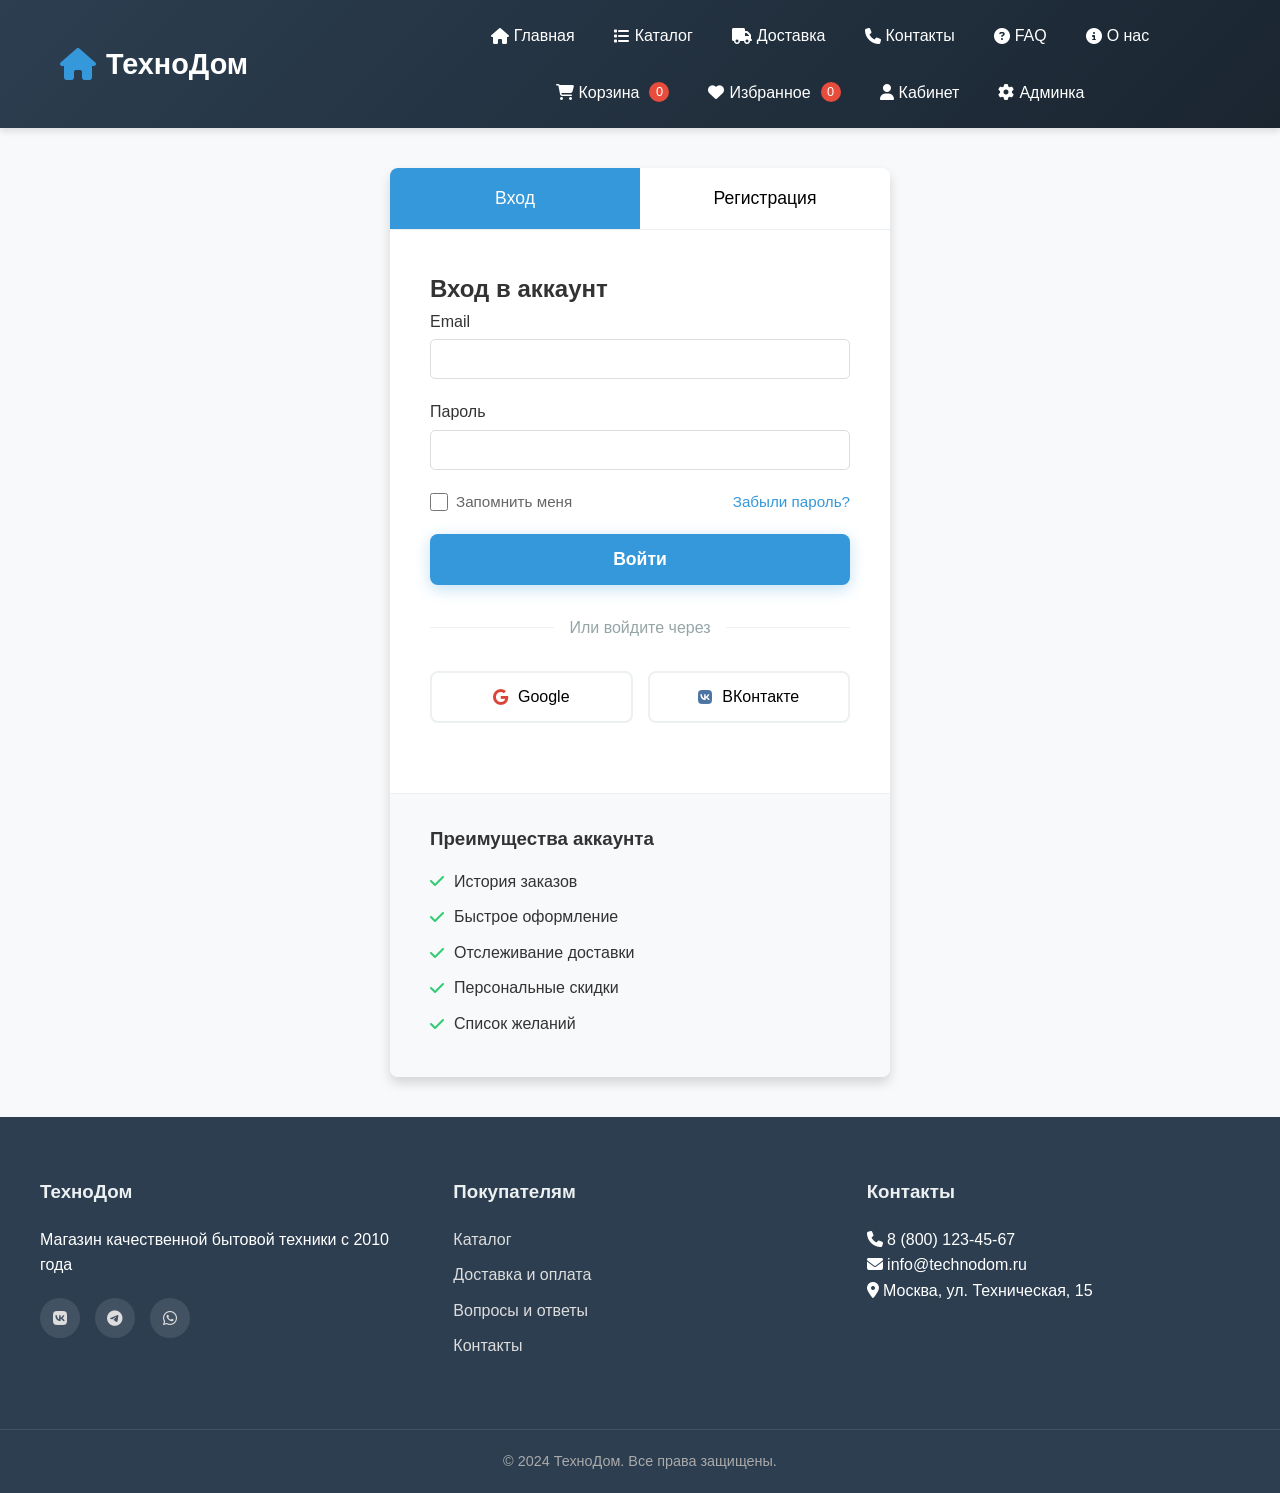
<file: pages/account.html>
<!DOCTYPE html>
<html lang="ru">
<head>
    <meta charset="UTF-8">
    <meta name="viewport" content="width=device-width, initial-scale=1.0">
    <title>Личный кабинет - ТехноДом</title>
    <link rel="stylesheet" href="https://cdnjs.cloudflare.com/ajax/libs/font-awesome/6.4.0/css/all.min.css">
    <link rel="stylesheet" href="../css/style.css">
    <style>
    /* Основные стили для личного кабинета */
    .account-container {
        display: grid;
        grid-template-columns: 250px 1fr;
        gap: 30px;
        margin: 30px 0;
    }
    
    .account-sidebar {
        background: white;
        border-radius: 10px;
        box-shadow: 0 5px 15px rgba(0,0,0,0.1);
        padding: 20px;
    }
    
    .account-menu {
        list-style: none;
        margin: 0;
        padding: 0;
    }
    
    .account-menu li {
        margin-bottom: 5px;
    }
    
    .account-menu a {
        display: flex;
        align-items: center;
        gap: 10px;
        padding: 12px 15px;
        color: #333;
        text-decoration: none;
        border-radius: 8px;
        transition: all 0.3s ease;
    }
    
    .account-menu a:hover {
        background: #f5f5f5;
        color: #3498db;
    }
    
    .account-menu a.active {
        background: #3498db;
        color: white;
    }
    
    .account-content {
        background: white;
        border-radius: 10px;
        box-shadow: 0 5px 15px rgba(0,0,0,0.1);
        padding: 30px;
    }
    
    .tab-content {
        display: none;
    }
    
    .tab-content.active {
        display: block;
    }
    
    /* Стили для корзины */
    .cart-container {
        display: grid;
        grid-template-columns: 1fr 350px;
        gap: 30px;
        margin: 30px 0;
    }
    
    .cart-items {
        background: white;
        border-radius: 10px;
        box-shadow: 0 5px 15px rgba(0,0,0,0.1);
        padding: 20px;
    }
    
    .cart-item {
        display: grid;
        grid-template-columns: 100px 1fr auto;
        gap: 20px;
        padding: 20px;
        border-bottom: 1px solid #eee;
    }
    
    .cart-item:last-child {
        border-bottom: none;
    }
    
    .cart-item-image {
        width: 100px;
        height: 100px;
        border-radius: 8px;
        overflow: hidden;
    }
    
    .cart-item-image img {
        width: 100%;
        height: 100%;
        object-fit: cover;
    }
    
    .cart-item-actions {
        display: flex;
        align-items: center;
        gap: 10px;
        margin-top: 15px;
    }
    
    .btn-quantity {
        width: 30px;
        height: 30px;
        border: 1px solid #ddd;
        background: white;
        border-radius: 50%;
        cursor: pointer;
        display: flex;
        align-items: center;
        justify-content: center;
    }
    
    .quantity {
        padding: 0 10px;
        font-weight: 600;
    }
    
    .btn-remove, .btn-fav {
        background: none;
        border: none;
        color: #666;
        cursor: pointer;
        padding: 5px 10px;
        border-radius: 4px;
        transition: all 0.3s ease;
    }
    
    .btn-remove:hover {
        color: #e74c3c;
        background: #ffeaea;
    }
    
    .btn-fav:hover {
        color: #e74c3c;
        background: #ffeaea;
    }
    
    .cart-item-price {
        text-align: right;
    }
    
    .price-total {
        font-size: 1.2rem;
        font-weight: 600;
        color: #2c3e50;
    }
    
    .price-unit {
        color: #7f8c8d;
        font-size: 0.9rem;
    }
    
    .cart-summary {
        background: white;
        border-radius: 10px;
        box-shadow: 0 5px 15px rgba(0,0,0,0.1);
        padding: 25px;
        align-self: start;
        position: sticky;
        top: 20px;
    }
    
    .summary-row {
        display: flex;
        justify-content: space-between;
        margin-bottom: 15px;
        padding-bottom: 15px;
        border-bottom: 1px solid #eee;
    }
    
    .summary-row.total-row {
        font-size: 1.3rem;
        font-weight: 600;
        color: #2c3e50;
        border-bottom: none;
        padding-bottom: 0;
    }
    
    .promo-code {
        display: flex;
        gap: 10px;
        margin: 20px 0;
    }
    
    .promo-code input {
        flex: 1;
        padding: 10px;
        border: 1px solid #ddd;
        border-radius: 5px;
    }
    
    .payment-methods {
        margin-top: 20px;
        padding-top: 20px;
        border-top: 1px solid #eee;
        color: #666;
        font-size: 0.9rem;
    }
    
    .payment-methods i {
        margin-right: 8px;
        color: #3498db;
    }
    
    /* Адаптивность */
    @media (max-width: 992px) {
        .account-container,
        .cart-container {
            grid-template-columns: 1fr;
        }
        
        .account-sidebar {
            order: 2;
        }
        
        .account-content {
            order: 1;
        }
        
        .cart-item {
            grid-template-columns: 80px 1fr;
        }
        
        .cart-item-price {
            grid-column: 1 / -1;
            text-align: left;
            padding-top: 15px;
            border-top: 1px solid #eee;
            margin-top: 15px;
        }
    }
    
    @media (max-width: 576px) {
        .account-content,
        .cart-items,
        .cart-summary {
            padding: 15px;
        }
        
        .cart-item {
            grid-template-columns: 1fr;
            text-align: center;
        }
        
        .cart-item-image {
            margin: 0 auto;
        }
        
        .promo-code {
            flex-direction: column;
        }
    }
</style>
</head>
<body>
<header>
    <div class="container header-container">
        <div class="logo">
            <a href="../index.html">
                <i class="fas fa-home"></i>
                <span>ТехноДом</span>
            </a>
        </div>
        
        <nav>
            <ul>
                <li><a href="../index.html"><i class="fas fa-home"></i> Главная</a></li>
                <li><a href="../pages/catalog.html"><i class="fas fa-list"></i> Каталог</a></li>
                <li><a href="../pages/delivery.html"><i class="fas fa-truck"></i> Доставка</a></li>
                <li><a href="../pages/contacts.html"><i class="fas fa-phone"></i> Контакты</a></li>
                <li><a href="../pages/faq.html"><i class="fas fa-question-circle"></i> FAQ</a></li>
                <li><a href="../pages/about.html"><i class="fas fa-info-circle"></i> О нас</a></li>
                <li><a href="../pages/cart.html"><i class="fas fa-shopping-cart"></i> Корзина <span class="cart-count">0</span></a></li>
                <li><a href="../pages/favorites.html"><i class="fas fa-heart"></i> Избранное <span class="fav-count">0</span></a></li>
                <li><a href="../pages/account.html"><i class="fas fa-user"></i> Кабинет</a></li>
                <li><a href="../pages/admin.html"><i class="fas fa-cog"></i> Админка</a></li>
            </ul>
        </nav>
        
        <div class="mobile-menu-btn">
            <i class="fas fa-bars"></i>
        </div>
    </div>
</header>

    <main class="container">
        <div class="account-header">
            <h1>Личный кабинет</h1>
        </div>
        
        <div class="account-container">
            <div class="account-sidebar">
                <ul class="account-menu">
                    <li><a href="#profile" class="account-tab active" data-tab="profile"><i class="fas fa-user"></i> Профиль</a></li>
                    <li><a href="#orders" class="account-tab" data-tab="orders"><i class="fas fa-box"></i> Мои заказы</a></li>
                    <li><a href="#addresses" class="account-tab" data-tab="addresses"><i class="fas fa-map-marker-alt"></i> Адреса доставки</a></li>
                    <li><a href="#favorites" class="account-tab" data-tab="favorites"><i class="fas fa-heart"></i> Избранное</a></li>
                    <li><a href="#reviews" class="account-tab" data-tab="reviews"><i class="fas fa-star"></i> Мои отзывы</a></li>
                    <li><a href="#settings" class="account-tab" data-tab="settings"><i class="fas fa-cog"></i> Настройки</a></li>
                    <li><a href="#" onclick="logout()"><i class="fas fa-sign-out-alt"></i> Выйти</a></li>
                </ul>
            </div>
            
            <div class="account-content">
                <!-- Профиль -->
                <div id="profile-tab" class="tab-content active">
                    <div class="account-header-section">
                        <h2>Мой профиль</h2>
                        <button class="btn btn-outline" onclick="editProfile()">Редактировать</button>
                    </div>
                    
                    <div class="profile-info">
                        <div class="user-avatar-large">
                            <i class="fas fa-user-circle"></i>
                        </div>
                        
                        <div class="profile-details">
                            <div class="detail-row">
                                <span class="detail-label">ФИО:</span>
                                <span class="detail-value" id="user-name">Иван Иванов</span>
                            </div>
                            <div class="detail-row">
                                <span class="detail-label">Email:</span>
                                <span class="detail-value" id="user-email">user@example.com</span>
                            </div>
                            <div class="detail-row">
                                <span class="detail-label">Телефон:</span>
                                <span class="detail-value" id="user-phone">+7 (999) 123-45-67</span>
                            </div>
                            <div class="detail-row">
                                <span class="detail-label">Дата регистрации:</span>
                                <span class="detail-value" id="user-regdate">15.02.2024</span>
                            </div>
                        </div>
                    </div>
                    
                    <div class="profile-stats">
                        <div class="stat-card">
                            <div class="stat-number" id="total-orders">0</div>
                            <div class="stat-label">Всего заказов</div>
                        </div>
                        <div class="stat-card">
                            <div class="stat-number" id="total-spent">0 ₽</div>
                            <div class="stat-label">Всего потрачено</div>
                        </div>
                        <div class="stat-card">
                            <div class="stat-number" id="favorites-count">0</div>
                            <div class="stat-label">В избранном</div>
                        </div>
                        <div class="stat-card">
                            <div class="stat-number" id="reviews-count">0</div>
                            <div class="stat-label">Мои отзывы</div>
                        </div>
                    </div>
                </div>
                
                <!-- Заказы -->
                <div id="orders-tab" class="tab-content">
                    <div class="account-header-section">
                        <h2>Мои заказы</h2>
                        <div class="order-filter">
                            <select id="order-status-filter">
                                <option value="all">Все заказы</option>
                                <option value="processing">В обработке</option>
                                <option value="delivered">Доставленные</option>
                                <option value="cancelled">Отмененные</option>
                            </select>
                        </div>
                    </div>
                    
                    <div class="orders-list" id="orders-list">
                        <!-- Заказы загружаются через JS -->
                        <div class="empty-orders">
                            <i class="fas fa-box-open"></i>
                            <h3>У вас пока нет заказов</h3>
                            <p>Сделайте свой первый заказ в нашем магазине!</p>
                            <a href="../pages/catalog.html" class="btn btn-primary">Перейти в каталог</a>
                        </div>
                    </div>
                </div>
                
                <!-- Адреса доставки -->
                <div id="addresses-tab" class="tab-content">
                    <div class="account-header-section">
                        <h2>Мои адреса доставки</h2>
                        <button class="btn btn-primary" onclick="showAddAddressForm()">Добавить адрес</button>
                    </div>
                    
                    <div class="addresses-list" id="addresses-list">
                        <!-- Адреса загружаются через JS -->
                        <div class="address-card">
                            <div class="address-header">
                                <h3>Основной адрес</h3>
                                <div class="address-actions">
                                    <button class="btn-edit" onclick="editAddress(1)"><i class="fas fa-edit"></i></button>
                                    <button class="btn-delete" onclick="deleteAddress(1)"><i class="fas fa-trash"></i></button>
                                </div>
                            </div>
                            <div class="address-content">
                                <p><strong>Иван Иванов</strong></p>
                                <p>Москва, ул. Примерная, д. 10, кв. 25</p>
                                <p>+7 (999) 123-45-67</p>
                            </div>
                        </div>
                    </div>
                </div>
                
                <!-- Избранное -->
                <div id="favorites-tab" class="tab-content">
                    <div class="account-header-section">
                        <h2>Избранные товары</h2>
                        <a href="../pages/favorites.html" class="btn btn-outline">Все избранное</a>
                    </div>
                    
                    <div class="favorites-preview" id="favorites-preview">
                        <!-- Избранное загружается через JS -->
                    </div>
                </div>
                
                <!-- Отзывы -->
                <div id="reviews-tab" class="tab-content">
                    <div class="account-header-section">
                        <h2>Мои отзывы</h2>
                    </div>
                    
                    <div class="reviews-list" id="user-reviews">
                        <!-- Отзывы загружаются через JS -->
                        <div class="empty-reviews">
                            <i class="fas fa-star"></i>
                            <h3>У вас пока нет отзывов</h3>
                            <p>Оставьте свой первый отзыв о купленном товаре!</p>
                        </div>
                    </div>
                </div>
                
                <!-- Настройки -->
                <div id="settings-tab" class="tab-content">
                    <div class="account-header-section">
                        <h2>Настройки аккаунта</h2>
                    </div>
                    
                    <div class="settings-form">
                        <div class="form-group">
                            <label>Уведомления по email</label>
                            <div class="switch">
                                <input type="checkbox" id="email-notifications" checked>
                                <span class="slider"></span>
                            </div>
                        </div>
                        
                        <div class="form-group">
                            <label>Уведомления о скидках</label>
                            <div class="switch">
                                <input type="checkbox" id="discount-notifications" checked>
                                <span class="slider"></span>
                            </div>
                        </div>
                        
                        <div class="form-group">
                            <label>СМС-уведомления</label>
                            <div class="switch">
                                <input type="checkbox" id="sms-notifications">
                                <span class="slider"></span>
                            </div>
                        </div>
                        
                        <div class="form-group">
                            <label>Язык интерфейса</label>
                            <select id="language-select">
                                <option value="ru">Русский</option>
                                <option value="en">English</option>
                            </select>
                        </div>
                        
                        <button class="btn btn-primary" onclick="saveSettings()">Сохранить настройки</button>
                    </div>
                    
                    <div class="danger-zone">
                        <h3>Опасная зона</h3>
                        <div class="danger-actions">
                            <button class="btn btn-danger" onclick="deleteAccount()">
                                <i class="fas fa-trash"></i> Удалить аккаунт
                            </button>
                            <button class="btn btn-warning" onclick="exportData()">
                                <i class="fas fa-download"></i> Экспорт данных
                            </button>
                        </div>
                    </div>
                </div>
            </div>
        </div>
        
        <!-- Форма редактирования профиля -->
        <div id="edit-profile-modal" class="modal">
            <div class="modal-content">
                <div class="modal-header">
                    <h3>Редактировать профиль</h3>
                    <button class="close-btn" onclick="closeEditProfile()">&times;</button>
                </div>
                <div class="modal-body">
                    <form id="profile-form">
                        <div class="form-row">
                            <div class="form-group">
                                <label>Имя *</label>
                                <input type="text" id="edit-name" required>
                            </div>
                            <div class="form-group">
                                <label>Фамилия *</label>
                                <input type="text" id="edit-surname" required>
                            </div>
                        </div>
                        
                        <div class="form-group">
                            <label>Email *</label>
                            <input type="email" id="edit-email" required>
                        </div>
                        
                        <div class="form-group">
                            <label>Телефон *</label>
                            <input type="tel" id="edit-phone" required>
                        </div>
                        
                        <div class="form-group">
                            <label>Новый пароль</label>
                            <input type="password" id="edit-password" placeholder="Оставьте пустым, если не меняете">
                        </div>
                        
                        <div class="form-group">
                            <label>Подтверждение пароля</label>
                            <input type="password" id="edit-password-confirm">
                        </div>
                        
                        <button type="submit" class="btn btn-primary">Сохранить изменения</button>
                    </form>
                </div>
            </div>
        </div>
        
        <!-- Форма добавления адреса -->
        <div id="add-address-modal" class="modal">
            <div class="modal-content">
                <div class="modal-header">
                    <h3>Добавить адрес</h3>
                    <button class="close-btn" onclick="closeAddAddress()">&times;</button>
                </div>
                <div class="modal-body">
                    <form id="address-form">
                        <div class="form-group">
                            <label>Название адреса</label>
                            <input type="text" id="address-title" placeholder="Например: Дом, Работа">
                        </div>
                        
                        <div class="form-row">
                            <div class="form-group">
                                <label>Город *</label>
                                <input type="text" id="address-city" required>
                            </div>
                            <div class="form-group">
                                <label>Улица *</label>
                                <input type="text" id="address-street" required>
                            </div>
                        </div>
                        
                        <div class="form-row">
                            <div class="form-group">
                                <label>Дом *</label>
                                <input type="text" id="address-house" required>
                            </div>
                            <div class="form-group">
                                <label>Квартира/Офис</label>
                                <input type="text" id="address-apartment">
                            </div>
                        </div>
                        
                        <div class="form-group">
                            <label>Получатель *</label>
                            <input type="text" id="address-recipient" required>
                        </div>
                        
                        <div class="form-group">
                            <label>Телефон получателя *</label>
                            <input type="tel" id="address-phone" required>
                        </div>
                        
                        <div class="form-group">
                            <label>Комментарий для курьера</label>
                            <textarea id="address-comment" rows="3"></textarea>
                        </div>
                        
                        <div class="form-group">
                            <label>
                                <input type="checkbox" id="address-default"> Сделать основным адресом
                            </label>
                        </div>
                        
                        <button type="submit" class="btn btn-primary">Сохранить адрес</button>
                    </form>
                </div>
            </div>
        </div>
    </main>

    <!-- Подвал -->
    <footer>
        <div class="container footer-container">
            <div class="footer-section">
                <h3>ТехноДом</h3>
                <p>Магазин качественной бытовой техники с 2010 года</p>
                <div class="social-links">
                    <a href="#"><i class="fab fa-vk"></i></a>
                    <a href="#"><i class="fab fa-telegram"></i></a>
                    <a href="#"><i class="fab fa-whatsapp"></i></a>
                </div>
            </div>
            
            <div class="footer-section">
                <h3>Покупателям</h3>
                <ul>
                    <li><a href="../САЙТ/pages/catalog.html">Каталог</a></li>
                    <li><a href="../САЙТ/pages/delivery.html">Доставка и оплата</a></li>
                    <li><a href="../САЙТ/pages/faq.html">Вопросы и ответы</a></li>
                    <li><a href="../САЙТ/pages/privacy.html">Политика конфиденциальности</a></li>
                </ul>
            </div>
            
            <div class="footer-section">
                <h3>Контакты</h3>
                <p><i class="fas fa-phone"></i> 8 (800) 123-45-67</p>
                <p><i class="fas fa-envelope"></i> info@technodom.ru</p>
                <p><i class="fas fa-map-marker-alt"></i> Москва, ул. Техническая, 15</p>
            </div>
        </div>
        
        <div class="footer-bottom">
            <p>&copy; 2024 ТехноДом. Все права защищены.</p>
        </div>
    </footer>

    <script src="../js/script.js"></script>
    <script>
        let currentUser = null;
        
        document.addEventListener('DOMContentLoaded', function() {
            loadUserData();
            updateCartCount();
            updateFavCount();
            loadAccountData();

            
            // Инициализация вкладок
            document.querySelectorAll('.account-tab').forEach(tab => {
                tab.addEventListener('click', function(e) {
                    e.preventDefault();
                    const tabName = this.getAttribute('data-tab');
                    switchTab(tabName);
                });
            });
            
            // Обработка форм
            document.getElementById('profile-form').addEventListener('submit', function(e) {
                e.preventDefault();
                saveProfile();
            });
            
            document.getElementById('address-form').addEventListener('submit', function(e) {
                e.preventDefault();
                saveAddress();
            });
        });
        
function loadUserData() {
    const storedUser = JSON.parse(localStorage.getItem('currentUser'));
    
    if (!storedUser) {
        // Если пользователь не авторизован, перенаправляем на логин
        window.location.href = 'login.html';
        return;
    }
    
    currentUser = storedUser;
    
    // Теперь гарантируем, что у пользователя есть все необходимые поля
    currentUser = {
        id: currentUser.id || Date.now(),
        name: currentUser.name || 'Пользователь',
        email: currentUser.email || '',
        phone: currentUser.phone || 'Не указан',
        password: currentUser.password || '',
        role: currentUser.role || 'user',
        regDate: currentUser.regDate || new Date().toLocaleDateString('ru-RU'),
        address: currentUser.address || ''
    };
}
        function loadAccountData() {
    // Проверяем авторизацию
    if (!currentUser) {
        loadUserData();
    }
    
    // Загрузка данных профиля из актуального пользователя
    document.getElementById('user-name').textContent = currentUser.name;
    document.getElementById('user-email').textContent = currentUser.email;
    document.getElementById('user-phone').textContent = currentUser.phone;
    document.getElementById('user-regdate').textContent = currentUser.regDate;
    
    // Заполнение формы редактирования
    const nameParts = currentUser.name.split(' ');
    document.getElementById('edit-name').value = nameParts[0] || '';
    document.getElementById('edit-surname').value = nameParts[1] || '';
    document.getElementById('edit-email').value = currentUser.email;
    document.getElementById('edit-phone').value = currentUser.phone;
    
    // Загрузка статистики
    updateAccountStats();
    
    // Загрузка заказов
    loadUserOrders();
    
    // Загрузка избранного
    loadUserFavorites();
    
    // Загрузка отзывов
    loadUserReviews();
}

        
        // Обновить функцию updateAccountStats в account.html:
function updateAccountStats() {
    // Заказы
    const orders = JSON.parse(localStorage.getItem('orders')) || [];
    const userOrders = orders.filter(o => o.userId === currentUser.id);
    document.getElementById('total-orders').textContent = userOrders.length;
    
    // Сумма заказов
    const totalSpent = userOrders.reduce((sum, order) => sum + order.total, 0);
    document.getElementById('total-spent').textContent = totalSpent.toLocaleString() + ' ₽';
    
    // Избранное
    const favorites = JSON.parse(localStorage.getItem('favorites')) || [];
    document.getElementById('favorites-count').textContent = favorites.length;
    
    // Отзывы
    const reviews = JSON.parse(localStorage.getItem('reviews')) || [];
    const userReviews = reviews.filter(r => r.email === currentUser.email);
    document.getElementById('reviews-count').textContent = userReviews.length;
    
    // Последний заказ
    if (userOrders.length > 0) {
        const lastOrder = userOrders.sort((a, b) => b.timestamp - a.timestamp)[0];
        // Можно добавить отображение информации о последнем заказе
        if (lastOrder) {
            // Обновляем дату последнего заказа в профиле
            const lastOrderDate = document.createElement('div');
            lastOrderDate.className = 'detail-row';
            lastOrderDate.innerHTML = `
                <span class="detail-label">Последний заказ:</span>
                <span class="detail-value">${lastOrder.date} на ${lastOrder.total.toLocaleString()} ₽</span>
            `;
            
            // Добавляем в профиль, если еще нет
            const profileDetails = document.querySelector('.profile-details');
            const existing = profileDetails.querySelector('.last-order-row');
            if (existing) {
                existing.remove();
            }
            
            lastOrderDate.className = 'detail-row last-order-row';
            profileDetails.appendChild(lastOrderDate);
        }
    }
}
        
        function loadUserOrders() {
            const orders = JSON.parse(localStorage.getItem('orders')) || [];
            const userOrders = orders.filter(o => o.userId === currentUser.id);
            const container = document.getElementById('orders-list');
            
            if (userOrders.length === 0) {
                return; // Показываем дефолтное сообщение
            }
            
            container.innerHTML = userOrders.map(order => `
                <div class="order-card">
                    <div class="order-header">
                        <div class="order-info">
                            <h3>Заказ #${order.id}</h3>
                            <div class="order-date">${order.date}</div>
                        </div>
                        <div class="order-status status ${order.status}">
                            ${getOrderStatusText(order.status)}
                        </div>
                    </div>
                    
                    <div class="order-items">
                        ${order.items.map(item => {
                            const products = JSON.parse(localStorage.getItem('products')) || getDefaultProducts();
                            const product = products.find(p => p.id === item.productId);
                            return product ? `
                                <div class="order-item">
                                    <div class="item-image">
                                        <img src="${product.image}" alt="${product.name}">
                                    </div>
                                    <div class="item-info">
                                        <h4>${product.name}</h4>
                                        <div class="item-price">${item.price.toLocaleString()} ₽ × ${item.quantity}</div>
                                    </div>
                                </div>
                            ` : '';
                        }).join('')}
                    </div>
                    
                    <div class="order-footer">
                        <div class="order-total">
                            <strong>Итого:</strong> ${order.total.toLocaleString()} ₽
                        </div>
                        <div class="order-actions">
                            <button class="btn btn-outline" onclick="repeatOrder(${order.id})">
                                <i class="fas fa-redo"></i> Повторить заказ
                            </button>
                            <button class="btn btn-outline" onclick="viewOrderDetails(${order.id})">
                                <i class="fas fa-eye"></i> Подробнее
                            </button>
                        </div>
                    </div>
                </div>
            `).join('');
        }
        
        function loadUserFavorites() {
            const favorites = JSON.parse(localStorage.getItem('favorites')) || [];
            const products = JSON.parse(localStorage.getItem('products')) || getDefaultProducts();
            const container = document.getElementById('favorites-preview');
            
            if (favorites.length === 0) {
                container.innerHTML = `
                    <div class="empty-favorites-preview">
                        <p>У вас пока нет избранных товаров</p>
                        <a href="catalog.html" class="btn btn-primary">Перейти в каталог</a>
                    </div>
                `;
                return;
            }
            
            const favoriteProducts = products
                .filter(p => favorites.includes(p.id))
                .slice(0, 4);
            
            container.innerHTML = `
                <div class="products-grid compact">
                    ${favoriteProducts.map(product => `
                        <div class="product-card compact">
                            <div class="product-image">
                                <img src="${product.image}" alt="${product.name}">
                            </div>
                            <div class="product-info">
                                <h4><a href="product.html?id=${product.id}">${product.name}</a></h4>
                                <div class="product-price">${product.price.toLocaleString()} ₽</div>
                            </div>
                        </div>
                    `).join('')}
                </div>
                <div class="view-all">
                    <a href="favorites.html" class="btn btn-outline">Посмотреть все избранное (${favorites.length})</a>
                </div>
            `;
        }
        
        function loadUserReviews() {
            const reviews = JSON.parse(localStorage.getItem('reviews')) || [];
            const userReviews = reviews.filter(r => r.email === currentUser.email);
            const container = document.getElementById('user-reviews');
            
            if (userReviews.length === 0) {
                return; // Показываем дефолтное сообщение
            }
            
            container.innerHTML = userReviews.map(review => `
                <div class="review-card">
                    <div class="review-header">
                        <div class="review-product">
                            ${getProductName(review.productId)}
                        </div>
                        <div class="review-date">${review.date}</div>
                    </div>
                    <div class="review-rating">${getRatingStars(review.rating)}</div>
                    <div class="review-title">${review.title}</div>
                    <div class="review-text">${review.text}</div>
                    <div class="review-actions">
                        <button class="btn btn-outline btn-sm" onclick="editReview(${review.id})">
                            <i class="fas fa-edit"></i> Редактировать
                        </button>
                        <button class="btn btn-outline btn-sm" onclick="deleteReview(${review.id})">
                            <i class="fas fa-trash"></i> Удалить
                        </button>
                    </div>
                </div>
            `).join('');
        }
        
        function getProductName(productId) {
            const products = JSON.parse(localStorage.getItem('products')) || getDefaultProducts();
            const product = products.find(p => p.id === productId);
            return product ? `<a href="product.html?id=${product.id}">${product.name}</a>` : 'Товар';
        }
        
        function getOrderStatusText(status) {
            const statusMap = {
                'processing': 'В обработке',
                'delivered': 'Доставлен',
                'cancelled': 'Отменен'
            };
            return statusMap[status] || status;
        }
        
        function switchTab(tabName) {
            // Скрыть все вкладки
            document.querySelectorAll('.tab-content').forEach(tab => {
                tab.classList.remove('active');
            });
            
            // Убрать активный класс у всех кнопок
            document.querySelectorAll('.account-tab').forEach(btn => {
                btn.classList.remove('active');
            });
            
            // Показать выбранную вкладку
            document.getElementById(`${tabName}-tab`).classList.add('active');
            
            // Активировать соответствующую кнопку
            document.querySelector(`.account-tab[data-tab="${tabName}"]`).classList.add('active');
            
            // Обновить URL без перезагрузки
            history.pushState(null, '', `#${tabName}`);
        }
        
        function editProfile() {
            document.getElementById('edit-profile-modal').style.display = 'flex';
        }
        
        function closeEditProfile() {
            document.getElementById('edit-profile-modal').style.display = 'none';
        }
        
        function saveProfile() {
    const name = document.getElementById('edit-name').value;
    const surname = document.getElementById('edit-surname').value;
    const email = document.getElementById('edit-email').value;
    const phone = document.getElementById('edit-phone').value;
    const password = document.getElementById('edit-password').value;
    const passwordConfirm = document.getElementById('edit-password-confirm').value;
    
    if (password && password !== passwordConfirm) {
        alert('Пароли не совпадают');
        return;
    }
    
    // Обновление данных текущего пользователя
    currentUser.name = `${name} ${surname}`;
    currentUser.email = email;
    currentUser.phone = phone;
    
    if (password) {
        currentUser.password = password;
    }
    
    // Сохранение в localStorage как текущего пользователя
    localStorage.setItem('currentUser', JSON.stringify(currentUser));
    
    // Также обновляем в общем списке пользователей
    const users = JSON.parse(localStorage.getItem('users')) || [];
    const userIndex = users.findIndex(u => u.id === currentUser.id);
    
    if (userIndex !== -1) {
        users[userIndex] = currentUser;
    } else {
        // Если пользователя нет в списке, добавляем
        users.push(currentUser);
    }
    
    localStorage.setItem('users', JSON.stringify(users));
    
    // Обновление интерфейса
    loadAccountData();
    closeEditProfile();
    showNotification('Профиль успешно обновлен');
}

        
        function showAddAddressForm() {
            document.getElementById('add-address-modal').style.display = 'flex';
        }
        
        function closeAddAddress() {
            document.getElementById('add-address-modal').style.display = 'none';
            document.getElementById('address-form').reset();
        }
        
        function saveAddress() {
            const address = {
                id: Date.now(),
                title: document.getElementById('address-title').value || 'Основной адрес',
                city: document.getElementById('address-city').value,
                street: document.getElementById('address-street').value,
                house: document.getElementById('address-house').value,
                apartment: document.getElementById('address-apartment').value,
                recipient: document.getElementById('address-recipient').value,
                phone: document.getElementById('address-phone').value,
                comment: document.getElementById('address-comment').value,
                isDefault: document.getElementById('address-default').checked
            };
            
            // Сохранение адреса
            const addresses = JSON.parse(localStorage.getItem('userAddresses')) || [];
            addresses.push(address);
            localStorage.setItem('userAddresses', JSON.stringify(addresses));
            
            closeAddAddress();
            showNotification('Адрес успешно добавлен');
            
            // Обновление списка адресов
            // В реальном проекте здесь должна быть функция обновления списка
        }
        
        function repeatOrder(orderId) {
            const orders = JSON.parse(localStorage.getItem('orders')) || [];
            const order = orders.find(o => o.id === orderId);
            
            if (order) {
                const cart = JSON.parse(localStorage.getItem('cart')) || [];
                order.items.forEach(item => {
                    const existingItem = cart.find(cartItem => cartItem.productId === item.productId);
                    if (existingItem) {
                        existingItem.quantity += item.quantity;
                    } else {
                        cart.push({
                            productId: item.productId,
                            quantity: item.quantity
                        });
                    }
                });
                
                localStorage.setItem('cart', JSON.stringify(cart));
                updateCartCount();
                showNotification('Товары добавлены в корзину');
            }
        }
        
        function viewOrderDetails(orderId) {
            alert(`Подробности заказа #${orderId}. В реальном проекте здесь будет детальная страница заказа.`);
        }
        
        function editReview(reviewId) {
            alert(`Редактирование отзыва #${reviewId}`);
        }
        
        function deleteReview(reviewId) {
            if (confirm('Удалить этот отзыв?')) {
                const reviews = JSON.parse(localStorage.getItem('reviews')) || [];
                const updatedReviews = reviews.filter(r => r.id !== reviewId);
                localStorage.setItem('reviews', JSON.stringify(updatedReviews));
                loadUserReviews();
                showNotification('Отзыв удален');
            }
        }
        
        function saveSettings() {
            const settings = {
                emailNotifications: document.getElementById('email-notifications').checked,
                discountNotifications: document.getElementById('discount-notifications').checked,
                smsNotifications: document.getElementById('sms-notifications').checked,
                language: document.getElementById('language-select').value
            };
            
            localStorage.setItem('userSettings', JSON.stringify(settings));
            showNotification('Настройки сохранены');
        }
        
        function deleteAccount() {
            if (confirm('ВНИМАНИЕ: Вы действительно хотите удалить аккаунт? Это действие нельзя отменить.')) {
                alert('Аккаунт удален. В реальном проекте здесь будет удаление из базы данных.');
                localStorage.removeItem('currentUser');
                window.location.href = 'index.html';
            }
        }
        
        function exportData() {
            const userData = {
                profile: currentUser,
                orders: JSON.parse(localStorage.getItem('orders')) || [],
                favorites: JSON.parse(localStorage.getItem('favorites')) || [],
                reviews: JSON.parse(localStorage.getItem('reviews')) || []
            };
            
            const dataStr = JSON.stringify(userData, null, 2);
            const dataUri = 'data:application/json;charset=utf-8,'+ encodeURIComponent(dataStr);
            
            const exportFileDefaultName = `technodom-data-${Date.now()}.json`;
            
            const linkElement = document.createElement('a');
            linkElement.setAttribute('href', dataUri);
            linkElement.setAttribute('download', exportFileDefaultName);
            linkElement.click();
            
            showNotification('Данные экспортированы');
        }
        
function logout() {
    localStorage.removeItem('currentUser');
    window.location.href = 'login.html';
}

        document.addEventListener('DOMContentLoaded', function() {
        const currentUser = JSON.parse(localStorage.getItem('currentUser'));
        if (!currentUser) {
            alert('Для доступа к личному кабинету необходимо авторизоваться');
            window.location.href = 'login.html';
            return;
        }});

        // Добавить в account.html после функции logout()
function showNotification(message, type = 'success') {
    // Создаем элемент уведомления
    const notification = document.createElement('div');
    notification.className = `notification ${type}`;
    notification.innerHTML = `
        <i class="fas fa-${type === 'success' ? 'check-circle' : 'exclamation-circle'}"></i>
        <span>${message}</span>
        <button class="close-btn" onclick="this.parentElement.remove()">&times;</button>
    `;
    
    // Добавляем на страницу
    document.body.appendChild(notification);
    
    // Автоматическое удаление через 5 секунд
    setTimeout(() => {
        if (notification.parentElement) {
            notification.remove();
        }
    }, 5000);
}

// Добавляю в account.html функцию для инициализации данных
function initializeUserData() {
    const storedUser = JSON.parse(localStorage.getItem('currentUser'));
    
    if (!storedUser) {
        return null;
    }
    
    // Если у пользователя недостаточно данных, дополняем их
    const defaultUser = {
        id: storedUser.id || Date.now(),
        name: storedUser.name || 'Пользователь',
        email: storedUser.email || 'user@example.com',
        phone: storedUser.phone || '+7 (999) 000-00-00',
        password: storedUser.password || '',
        role: storedUser.role || 'user',
        regDate: storedUser.regDate || new Date().toLocaleDateString('ru-RU'),
        address: storedUser.address || ''
    };
    
    return defaultUser;
}

// Добавить стили для уведомлений в account.html
const notificationStyles = document.createElement('style');
notificationStyles.textContent = `
    .notification {
        position: fixed;
        top: 20px;
        right: 20px;
        padding: 15px 20px;
        border-radius: 8px;
        box-shadow: 0 5px 20px rgba(0,0,0,0.15);
        display: flex;
        align-items: center;
        gap: 10px;
        z-index: 10000;
        animation: slideIn 0.3s ease;
        min-width: 300px;
        max-width: 500px;
    }
    
    .notification.success {
        background: #27ae60;
        color: white;
        border-left: 4px solid #219653;
    }
    
    .notification.info {
        background: #3498db;
        color: white;
        border-left: 4px solid #2980b9;
    }
    
    .notification i {
        font-size: 1.2rem;
    }
    
    .notification .close-btn {
        background: none;
        border: none;
        color: white;
        font-size: 1.5rem;
        cursor: pointer;
        margin-left: auto;
        padding: 0;
        width: 24px;
        height: 24px;
        display: flex;
        align-items: center;
        justify-content: center;
    }
    
    @keyframes slideIn {
        from {
            transform: translateX(100%);
            opacity: 0;
        }
        to {
            transform: translateX(0);
            opacity: 1;
        }
    }
`;
document.head.appendChild(notificationStyles);
        
        // Проверка hash в URL при загрузке
        window.addEventListener('load', function() {
            const hash = window.location.hash.substring(1);
            if (hash) {
                switchTab(hash);
            }
        });
    </script>
    
    <style>
        .account-header-section {
            display: flex;
            justify-content: space-between;
            align-items: center;
            margin-bottom: 30px;
            padding-bottom: 20px;
            border-bottom: 1px solid #eee;
        }
        
        .profile-info {
            display: flex;
            gap: 40px;
            align-items: center;
            margin-bottom: 40px;
        }
        
        .user-avatar-large {
            width: 120px;
            height: 120px;
            border-radius: 50%;
            background: var(--light);
            display: flex;
            align-items: center;
            justify-content: center;
            font-size: 4rem;
            color: var(--secondary);
        }
        
        .profile-details {
            flex: 1;
        }
        
        .detail-row {
            display: flex;
            margin-bottom: 15px;
            padding-bottom: 15px;
            border-bottom: 1px solid #eee;
        }
        
        .detail-label {
            font-weight: 600;
            color: var(--dark);
            min-width: 200px;
        }
        
        .profile-stats {
            display: grid;
            grid-template-columns: repeat(auto-fit, minmax(200px, 1fr));
            gap: 20px;
            margin-top: 40px;
        }
        
        .stat-card {
            background: white;
            padding: 30px;
            border-radius: var(--border-radius);
            text-align: center;
            box-shadow: var(--shadow);
        }
        
        .stat-number {
            font-size: 2rem;
            font-weight: bold;
            color: var(--secondary);
            margin-bottom: 10px;
        }
        
        .order-card {
            background: white;
            border-radius: var(--border-radius);
            box-shadow: var(--shadow);
            margin-bottom: 20px;
            overflow: hidden;
        }
        
        .order-header {
            display: flex;
            justify-content: space-between;
            align-items: center;
            padding: 20px;
            background: var(--light-gray);
            border-bottom: 1px solid #eee;
        }
        
        .order-info h3 {
            margin-bottom: 5px;
        }
        
        .order-date {
            color: var(--gray);
            font-size: 0.9rem;
        }
        
        .order-items {
            padding: 20px;
        }
        
        .order-item {
            display: flex;
            gap: 15px;
            padding: 15px 0;
            border-bottom: 1px solid #eee;
        }
        
        .order-item:last-child {
            border-bottom: none;
        }
        
        .item-image {
            width: 80px;
            height: 80px;
            border-radius: var(--border-radius);
            overflow: hidden;
        }
        
        .item-image img {
            width: 100%;
            height: 100%;
            object-fit: cover;
        }
        
        .item-info {
            flex: 1;
        }
        
        .order-footer {
            display: flex;
            justify-content: space-between;
            align-items: center;
            padding: 20px;
            background: var(--light-gray);
            border-top: 1px solid #eee;
        }
        
        .order-total {
            font-size: 1.2rem;
            font-weight: bold;
        }
        
        .order-actions {
            display: flex;
            gap: 10px;
        }
        
        .address-card {
            background: white;
            border-radius: var(--border-radius);
            box-shadow: var(--shadow);
            padding: 20px;
            margin-bottom: 20px;
        }
        
        .address-header {
            display: flex;
            justify-content: space-between;
            align-items: center;
            margin-bottom: 15px;
        }
        
        .address-actions {
            display: flex;
            gap: 10px;
        }
        
        .btn-edit, .btn-delete {
            background: none;
            border: none;
            cursor: pointer;
            font-size: 1rem;
            color: var(--gray);
            transition: var(--transition);
        }
        
        .btn-edit:hover {
            color: var(--secondary);
        }
        
        .btn-delete:hover {
            color: var(--accent);
        }
        
        .products-grid.compact {
            grid-template-columns: repeat(auto-fit, minmax(200px, 1fr));
            gap: 20px;
            margin-bottom: 20px;
        }
        
        .product-card.compact {
            padding: 15px;
        }
        
        .product-card.compact .product-image {
            height: 150px;
        }
        
        .view-all {
            text-align: center;
            margin-top: 20px;
        }
        
        .review-card {
            background: white;
            border-radius: var(--border-radius);
            box-shadow: var(--shadow);
            padding: 20px;
            margin-bottom: 20px;
        }
        
        .review-header {
            display: flex;
            justify-content: space-between;
            align-items: center;
            margin-bottom: 15px;
        }
        
        .review-product a {
            color: var(--secondary);
            text-decoration: none;
        }
        
        .review-date {
            color: var(--gray);
            font-size: 0.9rem;
        }
        
        .settings-form {
            background: white;
            padding: 30px;
            border-radius: var(--border-radius);
            box-shadow: var(--shadow);
            margin-bottom: 40px;
        }
        
        .switch {
            position: relative;
            display: inline-block;
            width: 60px;
            height: 34px;
        }
        
        .switch input {
            opacity: 0;
            width: 0;
            height: 0;
        }
        
        .slider {
            position: absolute;
            cursor: pointer;
            top: 0;
            left: 0;
            right: 0;
            bottom: 0;
            background-color: #ccc;
            transition: .4s;
            border-radius: 34px;
        }
        
        .slider:before {
            position: absolute;
            content: "";
            height: 26px;
            width: 26px;
            left: 4px;
            bottom: 4px;
            background-color: white;
            transition: .4s;
            border-radius: 50%;
        }
        
        input:checked + .slider {
            background-color: var(--secondary);
        }
        
        input:checked + .slider:before {
            transform: translateX(26px);
        }
        
        .danger-zone {
            background: white;
            padding: 30px;
            border-radius: var(--border-radius);
            box-shadow: var(--shadow);
            border: 2px solid var(--accent);
        }
        
        .danger-actions {
            display: flex;
            gap: 20px;
            margin-top: 20px;
            flex-wrap: wrap;
        }
        
        .btn-danger {
            background-color: var(--accent);
            color: white;
        }
        
        .btn-danger:hover {
            background-color: #c0392b;
        }
        
        .btn-warning {
            background-color: var(--warning);
            color: white;
        }
        
        .btn-warning:hover {
            background-color: #e67e22;
        }
        
        .empty-orders, .empty-reviews, .empty-favorites-preview {
            text-align: center;
            padding: 60px 20px;
            color: var(--gray);
        }
        
        .empty-orders i, .empty-reviews i {
            font-size: 4rem;
            margin-bottom: 20px;
            color: #ddd;
        }
        
        @media (max-width: 768px) {
            .account-container {
                grid-template-columns: 1fr;
            }
            
            .profile-info {
                flex-direction: column;
                text-align: center;
            }
            
            .detail-row {
                flex-direction: column;
                gap: 5px;
            }
            
            .detail-label {
                min-width: auto;
            }
            
            .order-header, .order-footer {
                flex-direction: column;
                gap: 15px;
                text-align: center;
            }
            
            .danger-actions {
                flex-direction: column;
            }
        }
    </style>
</body>
</html>
</file>
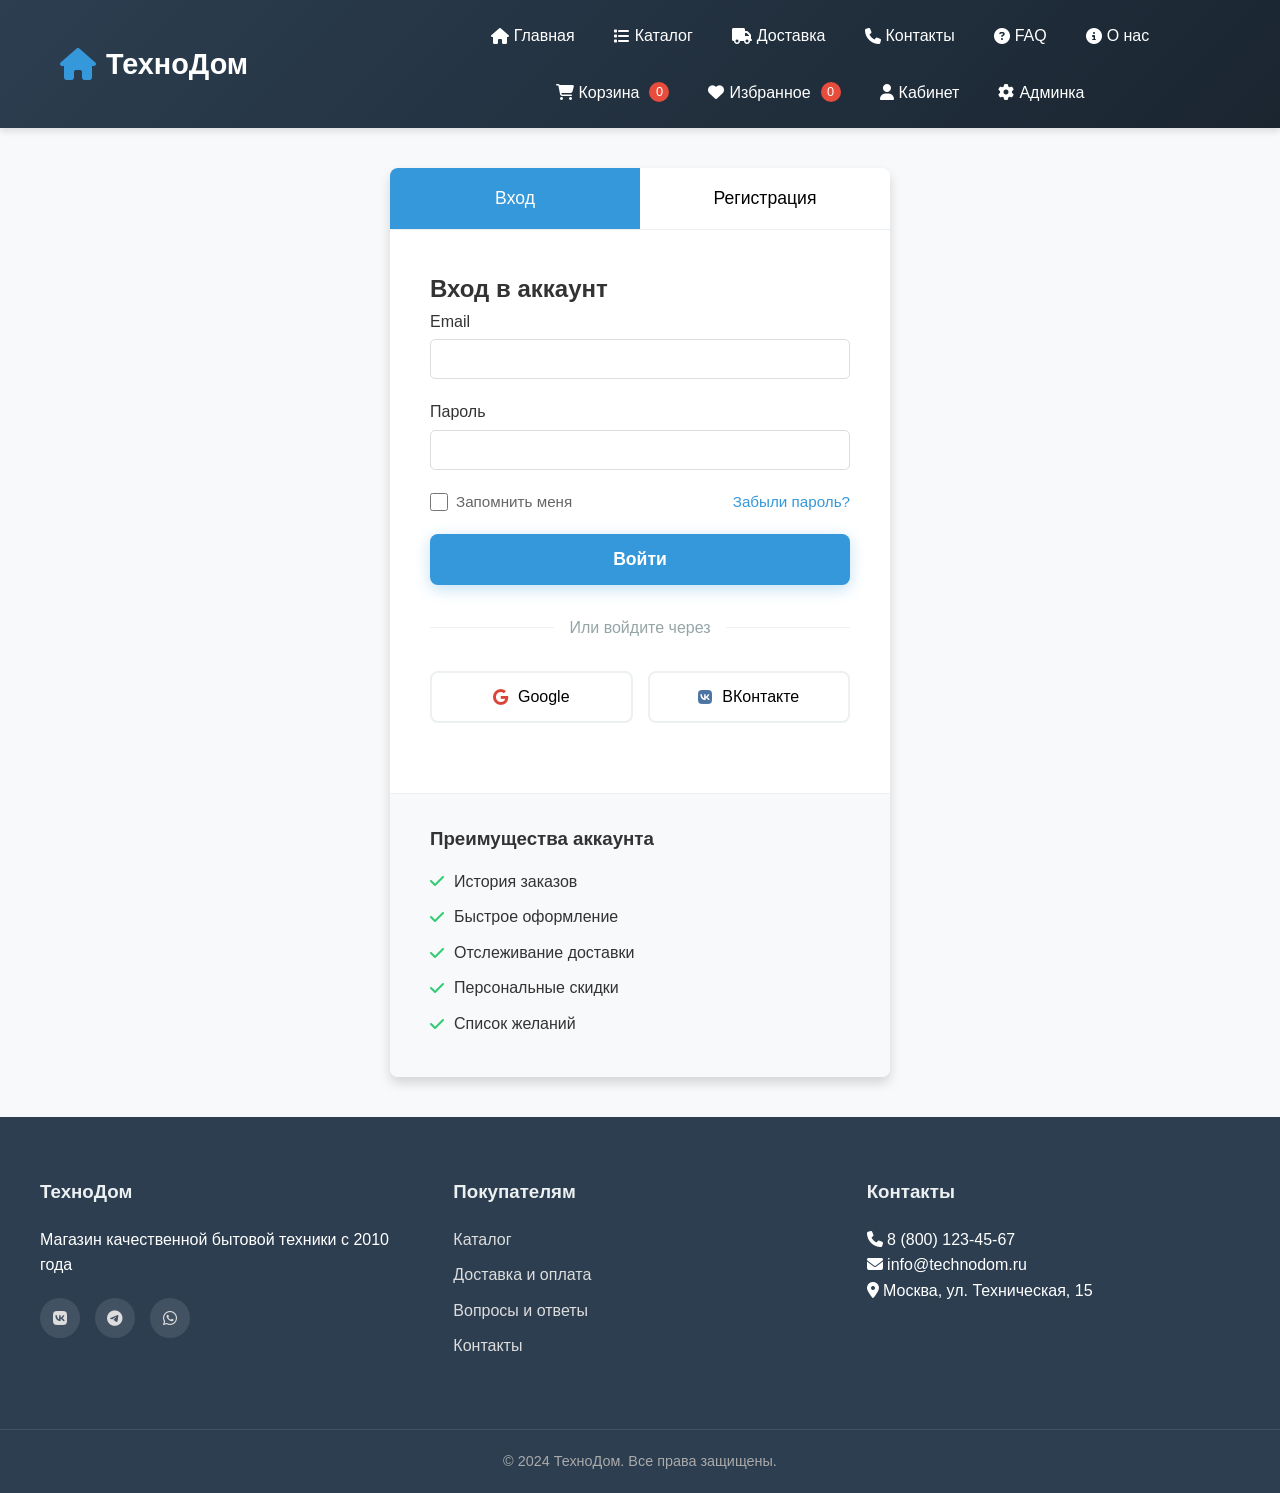
<file: pages/admin.html>
<!DOCTYPE html>
<html lang="ru">
<head>
    <meta charset="UTF-8">
    <meta name="viewport" content="width=device-width, initial-scale=1.0">
    <title>Админ-панель - ТехноДом</title>
    <link rel="stylesheet" href="https://cdnjs.cloudflare.com/ajax/libs/font-awesome/6.4.0/css/all.min.css">
    <link rel="stylesheet" href="../css/style.css">
</head>
<body>
<header>
    <div class="container header-container">
        <div class="logo">
            <a href="../index.html">
                <i class="fas fa-home"></i>
                <span>ТехноДом</span>
            </a>
        </div>
        
        <nav>
            <ul>
                <li><a href="../index.html"><i class="fas fa-home"></i> Главная</a></li>
                <li><a href="../pages/catalog.html"><i class="fas fa-list"></i> Каталог</a></li>
                <li><a href="../pages/delivery.html"><i class="fas fa-truck"></i> Доставка</a></li>
                <li><a href="../pages/contacts.html"><i class="fas fa-phone"></i> Контакты</a></li>
                <li><a href="../pages/faq.html"><i class="fas fa-question-circle"></i> FAQ</a></li>
                <li><a href="../pages/about.html"><i class="fas fa-info-circle"></i> О нас</a></li>
                <li><a href="../pages/cart.html"><i class="fas fa-shopping-cart"></i> Корзина <span class="cart-count">0</span></a></li>
                <li><a href="../pages/favorites.html"><i class="fas fa-heart"></i> Избранное <span class="fav-count">0</span></a></li>
                <li><a href="../pages/account.html"><i class="fas fa-user"></i> Кабинет</a></li>
                <li><a href="../pages/admin.html"><i class="fas fa-cog"></i> Админка</a></li>
            </ul>
        </nav>
        
        <div class="mobile-menu-btn">
            <i class="fas fa-bars"></i>
        </div>
    </div>
</header>

<div class="admin-login" id="admin-login">
    <div class="login-container">
        <h2>Вход в админ-панель</h2>
        <form id="login-form" onsubmit="adminLogin(event)">
            <div class="form-group">
                <label>Email</label>
                <input type="email" id="admin-email" placeholder="Введите email" required>
            </div>
            
            <div class="form-group">
                <label>Пароль</label>
                <input type="password" id="admin-password" placeholder="Введите пароль" required>
            </div>
            
            <button type="submit" class="btn btn-primary">Войти</button>
        </form>
        
        <div style="text-align: center; margin-top: 15px;">
            <a href="../index.html" style="color: #666; font-size: 0.9rem;">
                <i class="fas fa-arrow-left"></i> Вернуться на сайт
            </a>
        </div>
        
<script>
function simpleLogin() {
    // Просто показываем админ-панель
    document.getElementById('admin-login').style.display = 'none';
    document.getElementById('admin-panel').style.display = 'block';
    
    // Загружаем данные
    if (typeof loadAdminData === 'function') {
        loadAdminData();
    }
}
</script>
    </div>
</div>
        
        <div class="admin-container" id="admin-panel" style="display: none;">
            <div class="admin-header">
                <h1><i class="fas fa-cog"></i> Административная панель</h1>
                <div class="admin-user">
                    <span id="admin-user-name">Администратор</span>
                    <button class="btn btn-outline" onclick="logoutAdmin()">Выйти</button>
                </div>
            </div>
            
            <div class="admin-stats">
                <div class="stat-card">
                    <i class="fas fa-shopping-cart"></i>
                    <div class="stat-number" id="total-orders-admin">0</div>
                    <div class="stat-label">Всего заказов</div>
                </div>
                <div class="stat-card">
                    <i class="fas fa-users"></i>
                    <div class="stat-number" id="total-users">0</div>
                    <div class="stat-label">Пользователей</div>
                </div>
                <div class="stat-card">
                    <i class="fas fa-box"></i>
                    <div class="stat-number" id="total-products">0</div>
                    <div class="stat-label">Товаров</div>
                </div>
                <div class="stat-card">
                    <i class="fas fa-star"></i>
                    <div class="stat-number" id="total-reviews-admin">0</div>
                    <div class="stat-label">Отзывов</div>
                </div>
            </div>
            
            <div class="admin-tabs">
                <button class="admin-tab active" data-tab="products"><i class="fas fa-box"></i> Товары</button>
                <button class="admin-tab" data-tab="orders"><i class="fas fa-shopping-cart"></i> Заказы</button>
                <button class="admin-tab" data-tab="users"><i class="fas fa-users"></i> Пользователи</button>
                <button class="admin-tab" data-tab="reviews"><i class="fas fa-star"></i> Отзывы</button>
                <button class="admin-tab" data-tab="categories"><i class="fas fa-tags"></i> Категории</button>
                <button class="admin-tab" data-tab="settings"><i class="fas fa-cog"></i> Настройки</button>
            </div>
            
            <div class="admin-content">
                <!-- Управление товарами -->
                <div id="products-tab" class="admin-tab-content active">
                    <div class="tab-header">
                        <h2>Управление товарами</h2>
                        <button class="btn btn-primary" onclick="showAddProductForm()">
                            <i class="fas fa-plus"></i> Добавить товар
                        </button>
                    </div>
                    
                    <div class="search-filter">
                        <input type="text" id="product-search" placeholder="Поиск товаров..." onkeyup="searchProductsAdmin()">
                        <select id="product-category-filter" onchange="filterProductsAdmin()">
                            <option value="all">Все категории</option>
                            <option value="kitchen">Кухонная техника</option>
                            <option value="cleaning">Уборка</option>
                            <option value="climate">Климат</option>
                            <option value="electronics">Электроника</option>
                        </select>
                    </div>
                    
                    <div class="admin-table-container">
                        <table class="admin-table">
                            <thead>
                                <tr>
                                    <th>ID</th>
                                    <th>Изображение</th>
                                    <th>Название</th>
                                    <th>Категория</th>
                                    <th>Цена</th>
                                    <th>В наличии</th>
                                    <th>Рейтинг</th>
                                    <th>Действия</th>
                                </tr>
                            </thead>
                            <tbody id="products-table">
                                <!-- Товары загружаются через JS -->
                            </tbody>
                        </table>
                    </div>
                </div>
                
                <!-- Управление заказами -->
                <div id="orders-tab" class="admin-tab-content">
                    <div class="tab-header">
                        <h2>Управление заказами</h2>
                        <div class="order-stats">
                            <span class="stat-badge processing" id="processing-orders">0</span>
                            <span class="stat-badge delivered" id="delivered-orders">0</span>
                            <span class="stat-badge cancelled" id="cancelled-orders">0</span>
                        </div>
                    </div>
                    
                    <div class="search-filter">
                        <input type="text" id="order-search" placeholder="Поиск заказов..." onkeyup="searchOrders()">
                        <select id="order-status-filter-admin" onchange="filterOrders()">
                            <option value="all">Все статусы</option>
                            <option value="processing">В обработке</option>
                            <option value="delivered">Доставленные</option>
                            <option value="cancelled">Отмененные</option>
                        </select>
                    </div>
                    
                    <div class="admin-table-container">
                        <table class="admin-table">
                            <thead>
                                <tr>
                                    <th>ID</th>
                                    <th>Покупатель</th>
                                    <th>Дата</th>
                                    <th>Сумма</th>
                                    <th>Статус</th>
                                    <th>Действия</th>
                                </tr>
                            </thead>
                            <tbody id="orders-table">
                                <!-- Заказы загружаются через JS -->
                            </tbody>
                        </table>
                    </div>
                </div>
                
                <!-- Управление пользователями -->
                <div id="users-tab" class="admin-tab-content">
                    <div class="tab-header">
                        <h2>Управление пользователями</h2>
                        <button class="btn btn-primary" onclick="showAddUserForm()">
                            <i class="fas fa-plus"></i> Добавить пользователя
                        </button>
                    </div>
                    
                    <div class="search-filter">
                        <input type="text" id="user-search" placeholder="Поиск пользователей..." onkeyup="searchUsers()">
                        <select id="user-role-filter" onchange="filterUsers()">
                            <option value="all">Все роли</option>
                            <option value="user">Пользователи</option>
                            <option value="admin">Администраторы</option>
                        </select>
                    </div>
                    
                    <div class="admin-table-container">
                        <table class="admin-table">
                            <thead>
                                <tr>
                                    <th>ID</th>
                                    <th>Имя</th>
                                    <th>Email</th>
                                    <th>Телефон</th>
                                    <th>Роль</th>
                                    <th>Регистрация</th>
                                    <th>Действия</th>
                                </tr>
                            </thead>
                            <tbody id="users-table">
                                <!-- Пользователи загружаются через JS -->
                            </tbody>
                        </table>
                    </div>
                </div>
                
                <!-- Управление отзывами -->
                <div id="reviews-tab" class="admin-tab-content">
                    <div class="tab-header">
                        <h2>Управление отзывами</h2>
                    </div>
                    
                    <div class="search-filter">
                        <input type="text" id="review-search" placeholder="Поиск отзывов..." onkeyup="searchReviews()">
                        <select id="review-rating-filter" onchange="filterReviews()">
                            <option value="all">Все оценки</option>
                            <option value="5">5 звезд</option>
                            <option value="4">4 звезды</option>
                            <option value="3">3 звезды</option>
                            <option value="2">2 звезды</option>
                            <option value="1">1 звезда</option>
                        </select>
                    </div>
                    
                    <div class="admin-table-container">
                        <table class="admin-table">
                            <thead>
                                <tr>
                                    <th>ID</th>
                                    <th>Товар</th>
                                    <th>Автор</th>
                                    <th>Оценка</th>
                                    <th>Дата</th>
                                    <th>Статус</th>
                                    <th>Действия</th>
                                </tr>
                            </thead>
                            <tbody id="reviews-table">
                                <!-- Отзывы загружаются через JS -->
                            </tbody>
                        </table>
                    </div>
                </div>
                
                <!-- Управление категориями -->
                <div id="categories-tab" class="admin-tab-content">
                    <div class="tab-header">
                        <h2>Управление категориями</h2>
                        <button class="btn btn-primary" onclick="showAddCategoryForm()">
                            <i class="fas fa-plus"></i> Добавить категорию
                        </button>
                    </div>
                    
                    <div class="categories-grid">
                        <!-- Категории загружаются через JS -->
                    </div>
                </div>
                
                <!-- Настройки -->
                <div id="settings-tab" class="admin-tab-content">
                    <div class="tab-header">
                        <h2>Настройки магазина</h2>
                    </div>
                    
                    <div class="settings-form-admin">
                        <div class="form-group">
                            <label>Название магазина</label>
                            <input type="text" id="store-name" value="ТехноДом">
                        </div>
                        
                        <div class="form-group">
                            <label>Email для уведомлений</label>
                            <input type="email" id="store-email" value="info@technodom.ru">
                        </div>
                        
                        <div class="form-group">
                            <label>Телефон поддержки</label>
                            <input type="tel" id="store-phone" value="8 (800) 123-45-67">
                        </div>
                        
                        <div class="form-group">
                            <label>Минимальная сумма для бесплатной доставки</label>
                            <input type="number" id="free-delivery-threshold" value="20000">
                        </div>
                        
                        <div class="form-group">
                            <label>Стоимость доставки</label>
                            <input type="number" id="delivery-cost" value="500">
                        </div>
                        
                        <div class="form-group">
                            <label>Время работы</label>
                            <input type="text" id="working-hours" value="9:00-21:00">
                        </div>
                        
                        <div class="form-group">
                            <label>Адрес магазина</label>
                            <textarea id="store-address" rows="3">Москва, ул. Техническая, 15</textarea>
                        </div>
                        
                        <button class="btn btn-primary" onclick="saveStoreSettings()">Сохранить настройки</button>
                    </div>
                </div>
            </div>
        </div>
        
        <!-- Модальные окна -->
        <div id="add-product-modal" class="modal">
            <div class="modal-content">
                <div class="modal-header">
                    <h3>Добавить товар</h3>
                    <button class="close-btn" onclick="closeAddProduct()">&times;</button>
                </div>
                <div class="modal-body">
                    <form id="product-form">
                        <div class="form-row">
                            <div class="form-group">
                                <label>Название товара *</label>
                                <input type="text" id="product-name" required>
                            </div>
                            <div class="form-group">
                                <label>Категория *</label>
                                <select id="product-category" required>
                                    <option value="kitchen">Кухонная техника</option>
                                    <option value="cleaning">Техника для уборки</option>
                                    <option value="climate">Климатическая техника</option>
                                    <option value="electronics">Электроника</option>
                                    <option value="appliances">Крупная бытовая техника</option>
                                </select>
                            </div>
                        </div>
                        
                        <div class="form-row">
                            <div class="form-group">
                                <label>Цена *</label>
                                <input type="number" id="product-price" required min="0">
                            </div>
                            <div class="form-group">
                                <label>Старая цена</label>
                                <input type="number" id="product-old-price" min="0">
                            </div>
                        </div>
                        
                        <div class="form-row">
                            <div class="form-group">
                                <label>Код товара</label>
                                <input type="text" id="product-code">
                            </div>
                            <div class="form-group">
                                <label>Количество на складе</label>
                                <input type="number" id="product-stock" value="10" min="0">
                            </div>
                        </div>
                        
                        <div class="form-group">
                            <label>Краткое описание</label>
                            <textarea id="product-description-short" rows="2"></textarea>
                        </div>
                        
                        <div class="form-group">
                            <label>Полное описание</label>
                            <textarea id="product-description-full" rows="4"></textarea>
                        </div>
                        
                        <div class="form-group">
                            <label>URL изображения</label>
                            <input type="text" id="product-image" placeholder="https://example.com/image.jpg">
                        </div>
                        
                        <div class="form-group">
                            <label>Характеристики (JSON формат)</label>
                            <textarea id="product-specs" rows="4" placeholder='{"Мощность": "1000 Вт", "Цвет": "Белый"}'></textarea>
                        </div>
                        
                        <button type="submit" class="btn btn-primary">Сохранить товар</button>
                    </form>
                </div>
            </div>
        </div>
        
        <div id="add-user-modal" class="modal">
            <div class="modal-content">
                <div class="modal-header">
                    <h3>Добавить пользователя</h3>
                    <button class="close-btn" onclick="closeAddUser()">&times;</button>
                </div>
                <div class="modal-body">
                    <form id="user-form">
                        <div class="form-row">
                            <div class="form-group">
                                <label>Имя *</label>
                                <input type="text" id="user-name-admin" required>
                            </div>
                            <div class="form-group">
                                <label>Email *</label>
                                <input type="email" id="user-email-admin" required>
                            </div>
                        </div>
                        
                        <div class="form-row">
                            <div class="form-group">
                                <label>Телефон</label>
                                <input type="tel" id="user-phone-admin">
                            </div>
                            <div class="form-group">
                                <label>Роль</label>
                                <select id="user-role-admin">
                                    <option value="user">Пользователь</option>
                                    <option value="admin">Администратор</option>
                                </select>
                            </div>
                        </div>
                        
                        <div class="form-row">
                            <div class="form-group">
                                <label>Пароль *</label>
                                <input type="password" id="user-password-admin" required>
                            </div>
                            <div class="form-group">
                                <label>Подтверждение пароля *</label>
                                <input type="password" id="user-password-confirm-admin" required>
                            </div>
                        </div>
                        
                        <button type="submit" class="btn btn-primary">Создать пользователя</button>
                    </form>
                </div>
            </div>
        </div>
        
        <div id="add-category-modal" class="modal">
            <div class="modal-content">
                <div class="modal-header">
                    <h3>Добавить категорию</h3>
                    <button class="close-btn" onclick="closeAddCategory()">&times;</button>
                </div>
                <div class="modal-body">
                    <form id="category-form">
                        <div class="form-group">
                            <label>Название категории *</label>
                            <input type="text" id="category-name" required>
                        </div>
                        
                        <div class="form-group">
                            <label>Код категории (латиница) *</label>
                            <input type="text" id="category-code" required>
                        </div>
                        
                        <div class="form-group">
                            <label>Описание</label>
                            <textarea id="category-description" rows="3"></textarea>
                        </div>
                        
                        <div class="form-group">
                            <label>Иконка (Font Awesome класс)</label>
                            <input type="text" id="category-icon" value="fas fa-blender">
                        </div>
                        
                        <button type="submit" class="btn btn-primary">Создать категорию</button>
                    </form>
                </div>
            </div>
        </div>
    </main>

    <!-- Подвал -->
    <footer>
        <div class="container footer-container">
            <div class="footer-section">
                <h3>ТехноДом</h3>
                <p>Магазин качественной бытовой техники с 2010 года</p>
                <div class="social-links">
                    <a href="#"><i class="fab fa-vk"></i></a>
                    <a href="#"><i class="fab fa-telegram"></i></a>
                    <a href="#"><i class="fab fa-whatsapp"></i></a>
                </div>
            </div>
            
            <div class="footer-section">
                <h3>Покупателям</h3>
                <ul>
                    <li><a href="../САЙТ/pages/catalog.html">Каталог</a></li>
                    <li><a href="../САЙТ/pages/delivery.html">Доставка и оплата</a></li>
                    <li><a href="../САЙТ/pages/faq.html">Вопросы и ответы</a></li>
                    <li><a href="../САЙТ/pages/privacy.html">Политика конфиденциальности</a></li>
                </ul>
            </div>
            
            <div class="footer-section">
                <h3>Контакты</h3>
                <p><i class="fas fa-phone"></i> 8 (800) 123-45-67</p>
                <p><i class="fas fa-envelope"></i> info@technodom.ru</p>
                <p><i class="fas fa-map-marker-alt"></i> Москва, ул. Техническая, 15</p>
            </div>
        </div>
        
        <div class="footer-bottom">
            <p>&copy; 2024 ТехноДом. Все права защищены.</p>
        </div>
    </footer>

    <script src="../js/script.js"></script>
    <script src="../js/admin.js"></script>
</body>
</html>
</file>
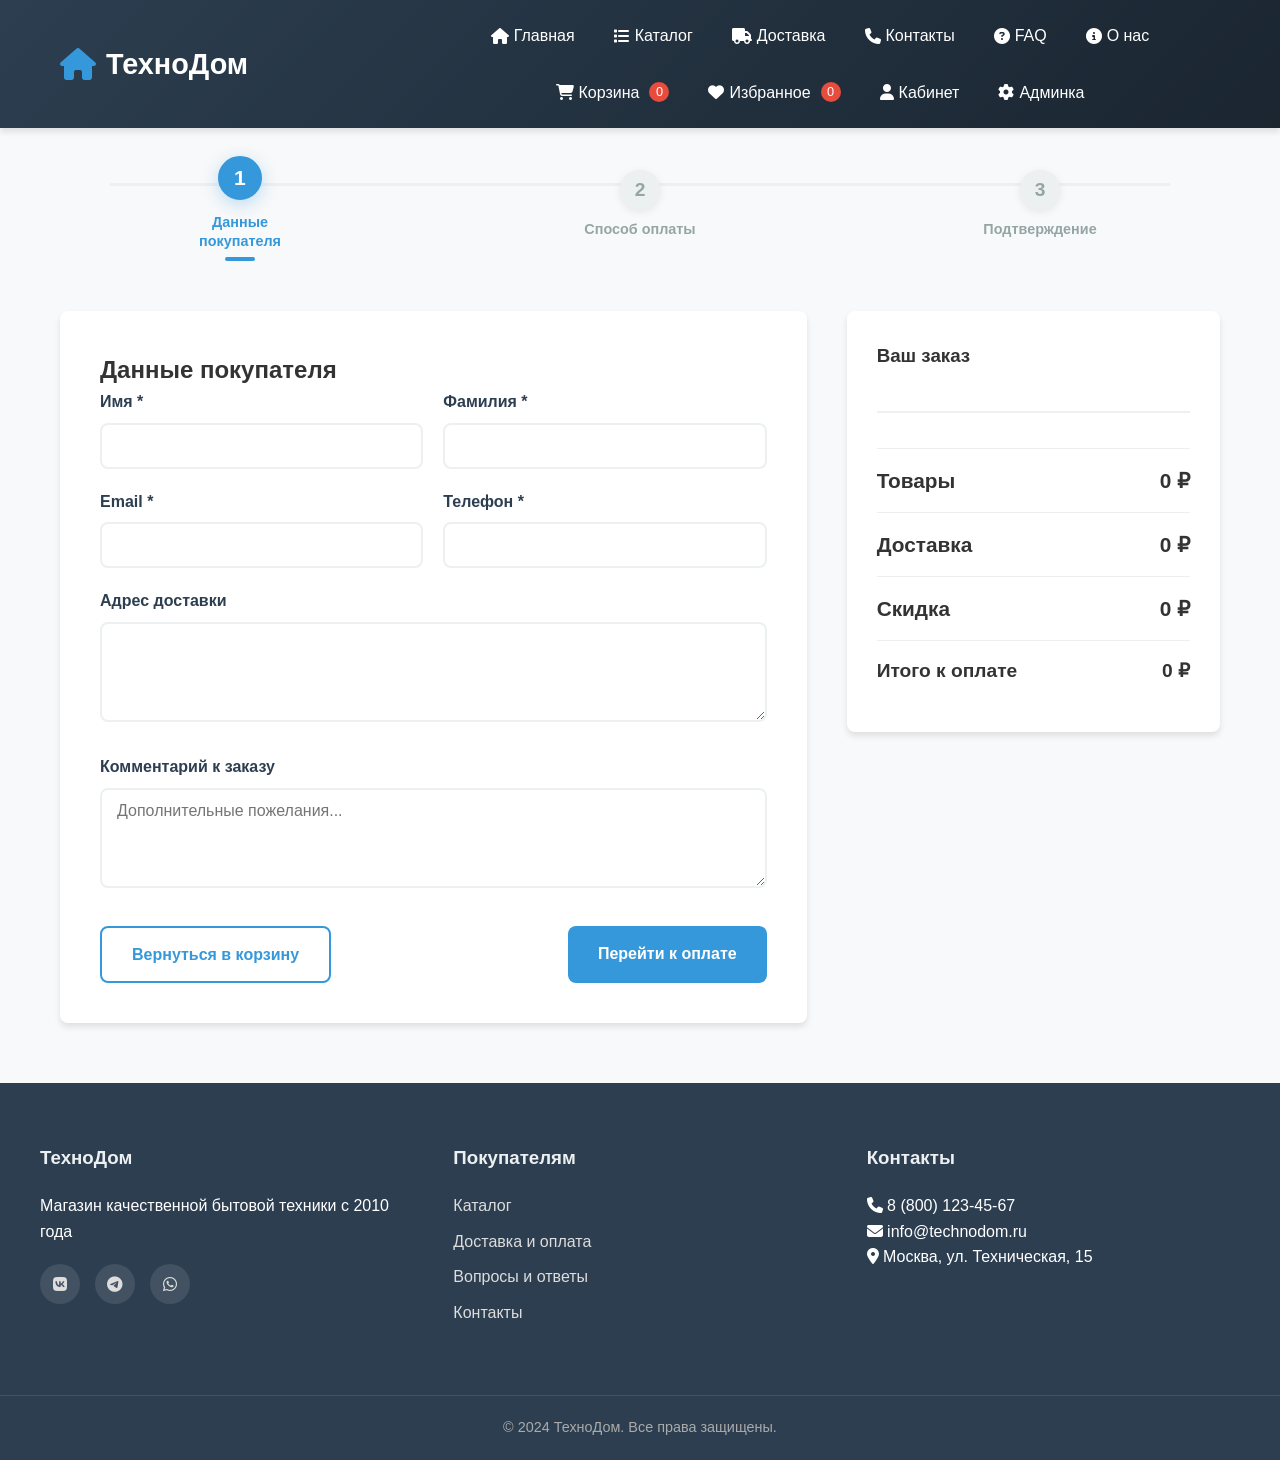
<file: pages/checkout.html>
<!DOCTYPE html>
<html lang="ru">
<head>
    <meta charset="UTF-8">
    <meta name="viewport" content="width=device-width, initial-scale=1.0">
    <title>Оформление заказа - ТехноДом</title>
    <link rel="stylesheet" href="https://cdnjs.cloudflare.com/ajax/libs/font-awesome/6.4.0/css/all.min.css">
    <link rel="stylesheet" href="../css/style.css">
</head>
<body>
<header>
    <div class="container header-container">
        <div class="logo">
            <a href="../index.html">
                <i class="fas fa-home"></i>
                <span>ТехноДом</span>
            </a>
        </div>
        
        <nav>
            <ul>
                <li><a href="../index.html"><i class="fas fa-home"></i> Главная</a></li>
                <li><a href="../pages/catalog.html"><i class="fas fa-list"></i> Каталог</a></li>
                <li><a href="../pages/delivery.html"><i class="fas fa-truck"></i> Доставка</a></li>
                <li><a href="../pages/contacts.html"><i class="fas fa-phone"></i> Контакты</a></li>
                <li><a href="../pages/faq.html"><i class="fas fa-question-circle"></i> FAQ</a></li>
                <li><a href="../pages/about.html"><i class="fas fa-info-circle"></i> О нас</a></li>
                <li><a href="../pages/cart.html"><i class="fas fa-shopping-cart"></i> Корзина <span class="cart-count">0</span></a></li>
                <li><a href="../pages/favorites.html"><i class="fas fa-heart"></i> Избранное <span class="fav-count">0</span></a></li>
                <li><a href="../pages/account.html"><i class="fas fa-user"></i> Кабинет</a></li>
                <li><a href="../pages/admin.html"><i class="fas fa-cog"></i> Админка</a></li>
            </ul>
        </nav>
        
        <div class="mobile-menu-btn">
            <i class="fas fa-bars"></i>
        </div>
    </div>
</header>
<div class="loading-overlay" id="loadingOverlay">
    <div class="loading-spinner"></div>
</div>

<div class="notification" id="notification"></div>

<div class="step-progress">
    <div class="step-progress-bar" id="stepProgressBar"></div>
</div>
    <main class="container">
        <div class="checkout-steps">
            <div class="step active" id="step1">
                <div class="step-number">1</div>
                <div class="step-text">Данные покупателя</div>
            </div>
            <div class="step" id="step2">
                <div class="step-number">2</div>
                <div class="step-text">Способ оплаты</div>
            </div>
            <div class="step" id="step3">
                <div class="step-number">3</div>
                <div class="step-text">Подтверждение</div>
            </div>
        </div>
        
        <div class="checkout-container">
            <div class="checkout-form-section" id="customer-data">
                <h2>Данные покупателя</h2>
                
                <div class="checkout-form">
                    <div class="form-row">
                        <div class="form-group">
                            <label>Имя *</label>
                            <input type="text" id="checkout-firstname" required>
                        </div>
                        <div class="form-group">
                            <label>Фамилия *</label>
                            <input type="text" id="checkout-lastname" required>
                        </div>
                    </div>
                    
                    <div class="form-row">
                        <div class="form-group">
                            <label>Email *</label>
                            <input type="email" id="checkout-email" required>
                        </div>
                        <div class="form-group">
                            <label>Телефон *</label>
                            <input type="tel" id="checkout-phone" required>
                        </div>
                    </div>
                    
                    <div class="form-group">
                        <label>Адрес доставки</label>
                        <textarea id="checkout-address" rows="3"></textarea>
                    </div>
                    
                    <div class="form-group">
                        <label>Комментарий к заказу</label>
                        <textarea id="checkout-comment" rows="3" placeholder="Дополнительные пожелания..."></textarea>
                    </div>
                    
                    <div class="form-actions">
                        <a href="../pages/cart.html" class="btn-outline">Вернуться в корзину</a>
                        <button class="btn-primary" onclick="goToPayment()">Перейти к оплате</button>
                    </div>
                </div>
            </div>
            
            <div class="checkout-summary">
                <h3>Ваш заказ</h3>
                <div class="checkout-items" id="checkout-items">
                    <!-- Товары загружаются через JS -->
                </div>
                
                <div class="checkout-totals">
                    <div class="total-row">
                        <span>Товары</span>
                        <span id="subtotal-checkout">0 ₽</span>
                    </div>
                    <div class="total-row">
                        <span>Доставка</span>
                        <span id="delivery-checkout">0 ₽</span>
                    </div>
                    <div class="total-row">
                        <span>Скидка</span>
                        <span id="discount-checkout">0 ₽</span>
                    </div>
                    <div class="total-row total-final">
                        <span>Итого к оплате</span>
                        <span id="total-checkout">0 ₽</span>
                    </div>
                </div>
            </div>
        </div>
        
        <!-- Шаг оплаты -->
        <div class="checkout-form-section" id="payment-section" style="display: none;">
            <h2>Выберите способ оплаты</h2>
            
            <div class="payment-methods">
                <div class="payment-method">
                    <input type="radio" name="payment" id="card-payment" checked>
                    <label for="card-payment">
                        <i class="fas fa-credit-card"></i>
                        <div>
                            <h4>Банковская карта</h4>
                            <p>Оплата онлайн банковской картой</p>
                        </div>
                    </label>
                </div>
                
                <div class="payment-method">
                    <input type="radio" name="payment" id="cash-payment">
                    <label for="cash-payment">
                        <i class="fas fa-money-bill-wave"></i>
                        <div>
                            <h4>Наличными при получении</h4>
                            <p>Оплата курьеру при доставке</p>
                        </div>
                    </label>
                </div>
                
                <div class="payment-method">
                    <input type="radio" name="payment" id="installment-payment">
                    <label for="installment-payment">
                        <i class="fas fa-calendar-alt"></i>
                        <div>
                            <h4>Рассрочка</h4>
                            <p>Рассрочка 0% на 12 месяцев</p>
                        </div>
                    </label>
                </div>
            </div>
            
            <!-- Форма оплаты картой -->
            <div class="card-payment-form" id="card-form">
                <h3>Данные карты</h3>
                
                <div class="form-group">
                    <label>Номер карты</label>
                    <input type="text" id="card-number" placeholder="0000 0000 0000 0000" maxlength="19">
                </div>
                
                <div class="form-row">
                    <div class="form-group">
                        <label>Срок действия</label>
                        <input type="text" id="card-expiry" placeholder="ММ/ГГ" maxlength="5">
                    </div>
                    <div class="form-group">
                        <label>CVV/CVC</label>
                        <input type="text" id="card-cvv" placeholder="123" maxlength="3">
                    </div>
                </div>
                
                <div class="form-group">
                    <label>Имя держателя карты</label>
                    <input type="text" id="card-holder" placeholder="IVAN IVANOV">
                </div>
                
                <div class="form-group">
                    <label>
                        <input type="checkbox" id="save-card"> Сохранить карту для будущих покупок
                    </label>
                </div>
            </div>
            
            <div class="form-actions">
                <button class="btn-outline" onclick="backToCustomerData()">Назад</button>
                <button class="btn-primary" onclick="processPayment()">Оплатить</button>
            </div>
        </div>
        
        <!-- Подтверждение заказа -->
        <div class="order-confirmation" id="confirmation-section" style="display: none;">
            <div class="confirmation-content">
                <div class="confirmation-icon">
                    <i class="fas fa-check-circle"></i>
                </div>
                
                <h2>Заказ успешно оформлен!</h2>
                
                <div class="order-details">
                    <p><strong>Номер заказа:</strong> <span id="order-number">000001</span></p>
                    <p><strong>Сумма:</strong> <span id="order-total">0 ₽</span></p>
                    <p><strong>Способ оплаты:</strong> <span id="order-payment">Банковская карта</span></p>
                    <p><strong>Статус:</strong> <span class="status processing">В обработке</span></p>
                </div>
                
                <p>На ваш email отправлено подтверждение заказа. Мы свяжемся с вами для уточнения деталей доставки.</p>
                
                <div class="confirmation-actions">
                    <a href="../index.html" class="btn-primary">Вернуться на главную</a>
                    <a href="../pages/account.html#orders" class="btn-outline">Мои заказы</a>
                </div>
            </div>
        </div>
    </main>

    <footer>
        <div class="container footer-container">
            <div class="footer-section">
                <h3>ТехноДом</h3>
                <p>Магазин качественной бытовой техники с 2010 года</p>
                <div class="social-links">
                    <a href="#"><i class="fab fa-vk"></i></a>
                    <a href="#"><i class="fab fa-telegram"></i></a>
                    <a href="#"><i class="fab fa-whatsapp"></i></a>
                </div>
            </div>
            
            <div class="footer-section">
                <h3>Покупателям</h3>
                <ul>
                    <li><a href="../pages/catalog.html">Каталог</a></li>
                    <li><a href="../pages/delivery.html">Доставка и оплата</a></li>
                    <li><a href="../pages/faq.html">Вопросы и ответы</a></li>
                    <li><a href="../pages/contacts.html">Контакты</a></li>
                </ul>
            </div>
            
            <div class="footer-section">
                <h3>Контакты</h3>
                <p><i class="fas fa-phone"></i> 8 (800) 123-45-67</p>
                <p><i class="fas fa-envelope"></i> info@technodom.ru</p>
                <p><i class="fas fa-map-marker-alt"></i> Москва, ул. Техническая, 15</p>
            </div>
        </div>
        
        <div class="footer-bottom">
            <p>&copy; 2024 ТехноДом. Все права защищены.</p>
        </div>
    </footer>

    <script src="../js/script.js"></script>
    <script>
    // Проверка, что все работает
    console.log('Checkout page loaded');
    
    // Данные для оформления заказа
    let checkoutData = {
        customer: {},
        payment: {},
        order: {}
    };
    
    document.addEventListener('DOMContentLoaded', function() {
        // Инициализация страницы оформления
        initCheckoutPage();
    });
    
    function initCheckoutPage() {
        // Загрузка данных пользователя если он авторизован
        const currentUser = JSON.parse(localStorage.getItem('currentUser'));
        if (currentUser) {
            const nameParts = currentUser.name ? currentUser.name.split(' ') : [];
            document.getElementById('checkout-firstname').value = nameParts[0] || currentUser.firstname || '';
            document.getElementById('checkout-lastname').value = nameParts[1] || currentUser.lastname || '';
            document.getElementById('checkout-email').value = currentUser.email || '';
            document.getElementById('checkout-phone').value = currentUser.phone || '';
            document.getElementById('checkout-address').value = currentUser.address || '';
        }
        
        // Проверяем, есть ли товары в корзине
        const cart = JSON.parse(localStorage.getItem('cart')) || [];
        if (cart.length === 0) {
            setTimeout(() => {
                if (confirm('Ваша корзина пуста. Перейти к покупкам?')) {
                    window.location.href = 'catalog.html';
                }
            }, 500);
            return;
        }
        
        // Загружаем данные корзины
        loadCheckoutData();
    }
    
    function loadCheckoutData() {
        const cart = JSON.parse(localStorage.getItem('cart')) || [];
        const products = JSON.parse(localStorage.getItem('products')) || getDefaultProducts();
        const container = document.getElementById('checkout-items');
        
        if (!container) return;
        
        let subtotal = 0;
        let itemsHtml = '';
        
        cart.forEach(item => {
            const product = products.find(p => p.id === item.productId);
            if (product) {
                const itemTotal = product.price * item.quantity;
                subtotal += itemTotal;
                
                itemsHtml += `
                    <div class="checkout-item">
                        <div class="item-image">
                            <img src="${product.image}" alt="${product.name}">
                        </div>
                        <div class="item-details">
                            <h4>${product.name}</h4>
                            <div class="item-price">${product.price.toLocaleString()} ₽ × ${item.quantity}</div>
                        </div>
                        <div class="item-total">${itemTotal.toLocaleString()} ₽</div>
                    </div>
                `;
            }
        });
        
        container.innerHTML = itemsHtml;
        
        // Расчет итогов
        const freeDeliveryThreshold = 20000;
        let deliveryCost = subtotal >= freeDeliveryThreshold ? 0 : 500;
        
        // Проверка промокода
        const promoCode = localStorage.getItem('activePromoCode');
        let discount = 0;
        
        if (promoCode === 'TECHNO10' && subtotal > 0) {
            discount = subtotal * 0.1;
        } else if (promoCode === 'WELCOME500' && subtotal > 0) {
            discount = 500;
        }
        
        const total = subtotal + deliveryCost - discount;
        
        // Обновление сумм
        document.getElementById('subtotal-checkout').textContent = subtotal.toLocaleString() + ' ₽';
        document.getElementById('delivery-checkout').textContent = 
            deliveryCost === 0 ? 'Бесплатно' : deliveryCost.toLocaleString() + ' ₽';
        document.getElementById('discount-checkout').textContent = 
            discount > 0 ? '-' + discount.toLocaleString() + ' ₽' : '0 ₽';
        document.getElementById('total-checkout').textContent = total.toLocaleString() + ' ₽';
        
        checkoutData.order = {
            subtotal,
            delivery: deliveryCost,
            discount,
            total
        };
    }
    
    function goToPayment() {
        // Сбор данных покупателя
        const customer = {
            firstname: document.getElementById('checkout-firstname').value,
            lastname: document.getElementById('checkout-lastname').value,
            email: document.getElementById('checkout-email').value,
            phone: document.getElementById('checkout-phone').value,
            address: document.getElementById('checkout-address').value,
            comment: document.getElementById('checkout-comment').value,
            date: new Date().toLocaleDateString('ru-RU')
        };
        
        // Проверка обязательных полей
        if (!customer.firstname || !customer.lastname || !customer.email || !customer.phone) {
            alert('Пожалуйста, заполните все обязательные поля: имя, фамилия, email и телефон');
            return;
        }
        
        // Проверка email
        const emailRegex = /^[^\s@]+@[^\s@]+\.[^\s@]+$/;
        if (!emailRegex.test(customer.email)) {
            alert('Пожалуйста, введите корректный email адрес');
            return;
        }
        
        checkoutData.customer = customer;
        
        // Переход к оплате
        document.getElementById('customer-data').style.display = 'none';
        document.getElementById('payment-section').style.display = 'block';
        
        // Обновление шагов
        updateSteps(2);
    }
    
    function backToCustomerData() {
        document.getElementById('payment-section').style.display = 'none';
        document.getElementById('customer-data').style.display = 'block';
        
        updateSteps(1);
    }
    
    function processPayment() {
        // Сбор данных оплаты
        const paymentMethod = document.querySelector('input[name="payment"]:checked');
        if (!paymentMethod) {
            alert('Пожалуйста, выберите способ оплаты');
            return;
        }
        
        const paymentData = {
            method: paymentMethod.id.replace('-payment', ''),
            type: 'simulated'
        };
        
        // Если выбрана карта, проверяем данные карты
        if (paymentMethod.id === 'card-payment') {
            const cardNumber = document.getElementById('card-number')?.value.replace(/\s+/g, '') || '';
            const cardExpiry = document.getElementById('card-expiry')?.value || '';
            const cardCVV = document.getElementById('card-cvv')?.value || '';
            const cardHolder = document.getElementById('card-holder')?.value || '';
            
            if (!cardNumber || !cardExpiry || !cardCVV || !cardHolder) {
                alert('Пожалуйста, заполните все поля данных карты');
                return;
            }
            
            if (cardNumber.replace(/\s/g, '').length !== 16) {
                alert('Номер карты должен содержать 16 цифр');
                return;
            }
            
            if (cardCVV.length !== 3) {
                alert('CVV код должен содержать 3 цифры');
                return;
            }
            
            paymentData.card = {
                last4: cardNumber.slice(-4),
                holder: cardHolder
            };
        }
        
        checkoutData.payment = paymentData;
        
        // Показываем загрузку
        const payButton = document.querySelector('.btn-primary[onclick="processPayment()"]');
        const originalText = payButton.innerHTML;
        payButton.innerHTML = '<i class="fas fa-spinner fa-spin"></i> Обработка...';
        payButton.disabled = true;
        
        // Имитация обработки платежа (3 секунды)
        setTimeout(() => {
            createOrder();
            payButton.innerHTML = originalText;
            payButton.disabled = false;
        }, 3000);
    }
    
    function createOrder() {
        const cart = JSON.parse(localStorage.getItem('cart')) || [];
        const products = JSON.parse(localStorage.getItem('products')) || getDefaultProducts();
        const currentUser = JSON.parse(localStorage.getItem('currentUser'));
        
        // Проверяем корзину
        if (cart.length === 0) {
            alert('Корзина пуста!');
            window.location.href = 'cart.html';
            return;
        }
        
        // Проверяем наличие товаров
        let items = [];
        let subtotal = 0;
        let stockErrors = [];
        
        cart.forEach(item => {
            const product = products.find(p => p.id === item.productId);
            if (product) {
                // Проверяем наличие
                if (product.inStock === false || (product.stock && product.stock < item.quantity)) {
                    stockErrors.push({
                        name: product.name,
                        requested: item.quantity,
                        available: product.stock || 0
                    });
                    return;
                }
                
                const itemTotal = product.price * item.quantity;
                subtotal += itemTotal;
                
                items.push({
                    productId: item.productId,
                    name: product.name,
                    price: product.price,
                    quantity: item.quantity,
                    image: product.image
                });
                
                // Уменьшаем количество на складе
                if (product.stock !== undefined) {
                    product.stock -= item.quantity;
                    if (product.stock <= 0) {
                        product.inStock = false;
                    }
                }
            }
        });
        
        // Если есть ошибки с количеством
        if (stockErrors.length > 0) {
            let errorMessage = 'Недостаточно товара на складе:\n';
            stockErrors.forEach(error => {
                errorMessage += `- ${error.name}: доступно ${error.available}, запрошено ${error.requested}\n`;
            });
            alert(errorMessage);
            return;
        }
        
        // Создание заказа
        const order = {
            id: Date.now(),
            customer: checkoutData.customer,
            payment: checkoutData.payment,
            items: items,
            subtotal: subtotal,
            delivery: checkoutData.order.delivery,
            discount: checkoutData.order.discount,
            total: checkoutData.order.total,
            status: 'processing',
            date: new Date().toLocaleDateString('ru-RU'),
            time: new Date().toLocaleTimeString('ru-RU'),
            userId: currentUser ? currentUser.id : null
        };
        
        // Сохранение заказа
        const orders = JSON.parse(localStorage.getItem('orders')) || [];
        orders.push(order);
        localStorage.setItem('orders', JSON.stringify(orders));
        
        // Сохранение обновленных товаров
        localStorage.setItem('products', JSON.stringify(products));
        
        // Очистка корзины
        localStorage.removeItem('cart');
        localStorage.removeItem('activePromoCode');
        
        // Обновление счетчика корзины
        updateCartCount();
        
        // Показ подтверждения
        showConfirmation(order);

        // После успешного создания заказа
    showConfirmation(order);
    
    // Добавить автоматическое обновление интерфейса
    setTimeout(() => {
        // Обновляем счетчики
        updateCartCount();
        updateFavCount();
        
        // Показываем дополнительное сообщение
        const confirmationMsg = document.querySelector('.confirmation-message');
        if (confirmationMsg) {
            confirmationMsg.innerHTML += `
                <p><strong>Данные обновлены:</strong></p>
                <p>• Статистика профиля обновлена</p>
                <p>• Админ-панель синхронизирована</p>
                <p>• Остатки товаров изменены</p>
            `;
        }
    }, 1000);
    }
    
    function showConfirmation(order) {
        document.getElementById('payment-section').style.display = 'none';
        document.getElementById('confirmation-section').style.display = 'block';
        
        // Заполнение данных заказа
        document.getElementById('order-number').textContent = order.id;
        document.getElementById('order-total').textContent = order.total.toLocaleString() + ' ₽';
        
        const paymentMethods = {
            'card': 'Банковская карта',
            'cash': 'Наличными при получении',
            'installment': 'Рассрочка'
        };
        
        document.getElementById('order-payment').textContent = 
            paymentMethods[order.payment.method] || order.payment.method;
        
        updateSteps(3);
        
        // Обновление статистики
        const stats = JSON.parse(localStorage.getItem('storeStats')) || {
            totalOrders: 0,
            totalRevenue: 0
        };
        
        stats.totalOrders += 1;
        stats.totalRevenue += order.total;
        
        localStorage.setItem('storeStats', JSON.stringify(stats));
    }
    
function updateSteps(step) {
    // Убираем все классы
    document.getElementById('step1').className = 'step';
    document.getElementById('step2').className = 'step';
    document.getElementById('step3').className = 'step';
    
    // Устанавливаем активный шаг
    if (step >= 1) document.getElementById('step1').classList.add('completed');
    if (step >= 2) document.getElementById('step2').classList.add('completed');
    if (step >= 3) document.getElementById('step3').classList.add('completed');
    
    // Активный шаг
    if (step >= 1 && step < 2) document.getElementById('step1').classList.add('active');
    if (step >= 2 && step < 3) document.getElementById('step2').classList.add('active');
    if (step >= 3) document.getElementById('step3').classList.add('active');
}
    
    // Форматирование номера карты
    document.getElementById('card-number')?.addEventListener('input', function(e) {
        let value = e.target.value.replace(/\s+/g, '').replace(/[^0-9]/gi, '');
        let matches = value.match(/\d{4,16}/g);
        let match = matches && matches[0] || '';
        let parts = [];
        
        for (let i = 0; i < match.length; i += 4) {
            parts.push(match.substring(i, i + 4));
        }
        
        if (parts.length) {
            e.target.value = parts.join(' ');
        } else {
            e.target.value = value;
        }
    });
    
    // Форматирование срока действия
    document.getElementById('card-expiry')?.addEventListener('input', function(e) {
        let value = e.target.value.replace(/[^0-9]/g, '');
        if (value.length >= 2) {
            e.target.value = value.substring(0, 2) + '/' + value.substring(2, 4);
        }
    });
    
    // Только цифры для CVV
    document.getElementById('card-cvv')?.addEventListener('input', function(e) {
        e.target.value = e.target.value.replace(/[^0-9]/g, '');
    });
    
    // Только буквы для имени держателя
    document.getElementById('card-holder')?.addEventListener('input', function(e) {
        e.target.value = e.target.value.replace(/[^a-zA-Zа-яА-Я\s]/g, '');
    });

    function updateSteps(step) {
    const steps = document.querySelectorAll('.step');
    const progressBar = document.getElementById('stepProgressBar');
    
    steps.forEach((s, index) => {
        s.classList.remove('active', 'completed');
        if (index < step) {
            s.classList.add('completed');
        }
        if (index === step - 1) {
            s.classList.add('active');
        }
    });
    
    if (progressBar) {
        progressBar.className = 'step-progress-bar';
        progressBar.classList.add(`step-${step}`);
    }
}
</script>
    
    <style>
    /* Дополнительные стили для оформления заказа */
    
    /* Стили для полей формы */
    .form-group {
        margin-bottom: 25px;
    }
    
    .form-group label {
        display: block;
        margin-bottom: 8px;
        font-weight: 600;
        color: var(--dark);
    }
    
    .form-group input,
    .form-group textarea,
    .form-group select {
        width: 100%;
        padding: 12px 15px;
        border: 2px solid var(--light);
        border-radius: var(--border-radius);
        font-size: 1rem;
        transition: var(--transition);
        background: white;
    }
    
    .form-group input:focus,
    .form-group textarea:focus,
    .form-group select:focus {
        outline: none;
        border-color: var(--secondary);
        box-shadow: 0 0 0 3px rgba(52, 152, 219, 0.1);
    }
    
    .form-group input.error,
    .form-group textarea.error {
        border-color: var(--danger);
    }
    
    .form-row {
        display: grid;
        grid-template-columns: 1fr 1fr;
        gap: 20px;
        margin-bottom: 20px;
    }
    
    /* Кнопки */
    .btn-primary, .btn-outline {
        padding: 14px 30px;
        border-radius: var(--border-radius);
        font-weight: 600;
        cursor: pointer;
        transition: var(--transition);
        text-decoration: none;
        display: inline-block;
        text-align: center;
        font-size: 1rem;
        border: none;
    }
    
    .btn-primary {
        background: var(--secondary);
        color: white;
    }
    
    .btn-primary:hover {
        background: var(--secondary-dark);
        transform: translateY(-2px);
        box-shadow: 0 5px 15px rgba(52, 152, 219, 0.3);
    }
    
    .btn-outline {
        background: white;
        color: var(--secondary);
        border: 2px solid var(--secondary);
    }
    
    .btn-outline:hover {
        background: var(--secondary);
        color: white;
        transform: translateY(-2px);
    }
    
    .btn-primary:disabled,
    .btn-primary[disabled] {
        opacity: 0.6;
        cursor: not-allowed;
        transform: none !important;
    }
    
    /* Сообщения об ошибках */
    .error-message {
        color: var(--danger);
        font-size: 0.85rem;
        margin-top: 5px;
        display: none;
    }
    
    .error-message.show {
        display: block;
    }
    
    /* Подсказки */
    .form-hint {
        font-size: 0.85rem;
        color: var(--gray);
        margin-top: 5px;
    }
    
    /* Адаптивность для мобильных */
    @media (max-width: 768px) {
        .form-row {
            grid-template-columns: 1fr;
            gap: 15px;
        }
        
        .checkout-form-section {
            padding: 20px;
        }
        
        .btn-primary, .btn-outline {
            width: 100%;
            margin-bottom: 10px;
        }
        
        .form-actions {
            flex-direction: column;
        }
        
        .checkout-item {
            flex-direction: column;
            align-items: flex-start;
        }
        
        .item-image {
            width: 100%;
            height: 150px;
            margin-right: 0;
            margin-bottom: 15px;
        }
        
        .item-details {
            width: 100%;
            margin-bottom: 10px;
        }
        
        .item-total {
            align-self: flex-end;
        }
    }
    
    /* Анимации */
    @keyframes fadeIn {
        from {
            opacity: 0;
            transform: translateY(20px);
        }
        to {
            opacity: 1;
            transform: translateY(0);
        }
    }
    
    .checkout-form-section {
        animation: fadeIn 0.5s ease-out;
    }
    
    /* Стили для загрузки */
    .loading-overlay {
        position: fixed;
        top: 0;
        left: 0;
        right: 0;
        bottom: 0;
        background: rgba(255, 255, 255, 0.9);
        display: flex;
        align-items: center;
        justify-content: center;
        z-index: 1000;
        display: none;
    }
    
    .loading-spinner {
        width: 50px;
        height: 50px;
        border: 5px solid var(--light);
        border-top: 5px solid var(--secondary);
        border-radius: 50%;
        animation: spin 1s linear infinite;
    }
    
    @keyframes spin {
        0% { transform: rotate(0deg); }
        100% { transform: rotate(360deg); }
    }
    
    /* Стили для статусов */
    .status {
        padding: 5px 15px;
        border-radius: 20px;
        font-size: 0.85rem;
        font-weight: 600;
        display: inline-block;
    }
    
    .status.processing {
        background: #fff3cd;
        color: #856404;
        border: 1px solid #ffeaa7;
    }
    
    .status.completed {
        background: #d4edda;
        color: #155724;
        border: 1px solid #c3e6cb;
    }
    
    .status.cancelled {
        background: #f8d7da;
        color: #721c24;
        border: 1px solid #f5c6cb;
    }
    
    /* Стили для обязательных полей */
    .required::after {
        content: " *";
        color: var(--danger);
    }
    
    /* Стили для иконок в полях */
    .form-group.with-icon {
        position: relative;
    }
    
    .form-group.with-icon i {
        position: absolute;
        left: 15px;
        top: 42px;
        color: var(--gray);
    }
    
    .form-group.with-icon input {
        padding-left: 45px;
    }
    
    /* Стили для чекбоксов */
    .checkbox-group {
        display: flex;
        align-items: center;
        margin: 15px 0;
    }
    
    .checkbox-group input[type="checkbox"] {
        width: auto;
        margin-right: 10px;
    }
    
    /* Стили для радио-кнопок */
    .radio-group {
        display: flex;
        gap: 20px;
        margin: 15px 0;
    }
    
    /* Стили для выпадающих списков */
    .select-wrapper {
        position: relative;
    }
    
    .select-wrapper::after {
        content: "▼";
        position: absolute;
        right: 15px;
        top: 50%;
        transform: translateY(-50%);
        color: var(--gray);
        pointer-events: none;
    }
    
    select {
        appearance: none;
        -webkit-appearance: none;
        -moz-appearance: none;
        cursor: pointer;
    }
    
    /* Стили для промокода */
    .promo-section {
        display: flex;
        gap: 10px;
        margin: 20px 0;
    }
    
    .promo-section input {
        flex: 1;
    }
    
    /* Стили для доставки */
    .delivery-options {
        margin: 20px 0;
    }
    
    .delivery-option {
        display: flex;
        align-items: center;
        padding: 15px;
        border: 2px solid var(--light);
        border-radius: var(--border-radius);
        margin-bottom: 10px;
        cursor: pointer;
        transition: var(--transition);
    }
    
    .delivery-option:hover,
    .delivery-option.active {
        border-color: var(--secondary);
        background: rgba(52, 152, 219, 0.05);
    }
    
    .delivery-option input {
        margin-right: 15px;
    }
    
    .delivery-info {
        margin-left: auto;
        font-weight: bold;
        color: var(--secondary);
    }
    
    /* Стили для календаря */
    .date-picker {
        position: relative;
    }
    
    .date-picker input {
        background: white url('data:image/svg+xml;utf8,<svg xmlns="http://www.w3.org/2000/svg" width="20" height="20" viewBox="0 0 24 24" fill="none" stroke="%23666" stroke-width="2" stroke-linecap="round" stroke-linejoin="round"><rect x="3" y="4" width="18" height="18" rx="2" ry="2"></rect><line x1="16" y1="2" x2="16" y2="6"></line><line x1="8" y1="2" x2="8" y2="6"></line><line x1="3" y1="10" x2="21" y2="10"></rect></svg>') no-repeat right 15px center;
        background-size: 20px;
    }
    
    /* Стили для уведомлений */
    .notification {
        position: fixed;
        top: 20px;
        right: 20px;
        padding: 15px 25px;
        border-radius: var(--border-radius);
        box-shadow: var(--shadow);
        z-index: 1001;
        animation: slideIn 0.3s ease-out;
        display: none;
    }
    
    .notification.success {
        background: var(--success);
        color: white;
    }
    
    .notification.error {
        background: var(--danger);
        color: white;
    }
    
    .notification.warning {
        background: var(--warning);
        color: white;
    }
    
    @keyframes slideIn {
        from {
            transform: translateX(100%);
            opacity: 0;
        }
        to {
            transform: translateX(0);
            opacity: 1;
        }
    }
    
    /* Стили для миниатюр товаров */
    .item-image.mini {
        width: 50px;
        height: 50px;
        min-width: 50px;
    }

    /* Исправленные стили для этапов оплаты */
    
    .checkout-steps {
        display: flex;
        justify-content: center;
        align-items: center;
        gap: 80px;
        margin: 40px 0 60px;
        position: relative;
    }
    
    .checkout-steps::before {
        content: '';
        position: absolute;
        top: 25px;
        left: 50px;
        right: 50px;
        height: 3px;
        background: var(--light);
        z-index: 1;
    }
    
    .step {
        display: flex;
        flex-direction: column;
        align-items: center;
        position: relative;
        z-index: 2;
        color: var(--gray);
        transition: all 0.3s ease;
    }
    
    .step-number {
        width: 50px;
        height: 50px;
        border-radius: 50%;
        background: white;
        border: 3px solid var(--light);
        display: flex;
        align-items: center;
        justify-content: center;
        font-weight: bold;
        font-size: 1.2rem;
        margin-bottom: 15px;
        transition: all 0.3s ease;
        box-shadow: 0 2px 8px rgba(0,0,0,0.08);
    }
    
    .step-text {
        font-size: 0.9rem;
        font-weight: 600;
        text-align: center;
        max-width: 120px;
        line-height: 1.3;
        transition: all 0.3s ease;
    }
    
    /* Активный шаг */
    .step.active {
        color: var(--dark);
    }
    
    .step.active .step-number {
        background: var(--secondary);
        border-color: var(--secondary);
        color: white;
        transform: scale(1.1);
        box-shadow: 0 4px 15px rgba(52, 152, 219, 0.3);
    }
    
    .step.active .step-text {
        color: var(--secondary);
        font-weight: 700;
    }
    
    /* Завершенный шаг */
    .step.completed {
        color: var(--success);
    }
    
    .step.completed .step-number {
        background: var(--success);
        border-color: var(--success);
        color: white;
    }
    
    .step.completed .step-text {
        color: var(--dark);
    }
    
    /* Иконки для завершенных шагов */
    .step.completed .step-number::after {
        content: '✓';
        font-size: 1.3rem;
        font-weight: bold;
    }
    
    /* Адаптивность */
    @media (max-width: 992px) {
        .checkout-steps {
            gap: 40px;
        }
        
        .checkout-steps::before {
            left: 30px;
            right: 30px;
        }
    }
    
    @media (max-width: 768px) {
        .checkout-steps {
            flex-direction: column;
            gap: 30px;
            align-items: flex-start;
            margin: 30px 0 40px;
            padding-left: 30px;
        }
        
        .checkout-steps::before {
            content: '';
            position: absolute;
            top: 0;
            bottom: 0;
            left: 25px;
            width: 3px;
            height: auto;
            background: var(--light);
        }
        
        .step {
            flex-direction: row;
            align-items: center;
            gap: 20px;
            width: 100%;
        }
        
        .step-number {
            width: 50px;
            height: 50px;
            margin-bottom: 0;
            flex-shrink: 0;
        }
        
        .step-text {
            text-align: left;
            max-width: none;
            font-size: 1rem;
        }
    }
    
    @media (max-width: 576px) {
        .checkout-steps {
            padding-left: 20px;
        }
        
        .step-number {
            width: 45px;
            height: 45px;
            font-size: 1.1rem;
        }
        
        .step-text {
            font-size: 0.95rem;
        }
    }
    
    /* Альтернативный вариант с цветным фоном */
    .checkout-header {
        background: linear-gradient(135deg, #f8f9fa 0%, #e9ecef 100%);
        padding: 30px;
        border-radius: var(--border-radius);
        margin-bottom: 40px;
        box-shadow: 0 4px 12px rgba(0,0,0,0.05);
    }
    
    /* Дополнительная подсветка текущего шага */
    .step.active .step-text {
        position: relative;
        padding-top: 5px;
    }
    
    .step.active .step-text::after {
        content: '';
        position: absolute;
        bottom: -10px;
        left: 50%;
        transform: translateX(-50%);
        width: 30px;
        height: 4px;
        background: var(--secondary);
        border-radius: 2px;
    }
    
    @media (max-width: 768px) {
        .step.active .step-text::after {
            display: none;
        }
    }
    
    /* Анимация при смене шага */
    .step-number {
        transition: all 0.4s cubic-bezier(0.4, 0, 0.2, 1);
    }
    
    .step.active .step-number {
        animation: pulse 1.5s infinite;
    }
    
    @keyframes pulse {
        0% {
            box-shadow: 0 0 0 0 rgba(52, 152, 219, 0.4);
        }
        70% {
            box-shadow: 0 0 0 10px rgba(52, 152, 219, 0);
        }
        100% {
            box-shadow: 0 0 0 0 rgba(52, 152, 219, 0);
        }
    }

    
    /* Стили для соглашений */
    .agreement-text {
        font-size: 0.9rem;
        color: var(--gray);
        line-height: 1.5;
        margin-top: 20px;
        padding: 15px;
        background: var(--light-gray);
        border-radius: var(--border-radius);
    }
    
    /* Стили для QR-кода (если будет) */
    .qr-code {
        text-align: center;
        margin: 20px 0;
    }
    
    .qr-code img {
        max-width: 200px;
        height: auto;
    }
    
    /* Стили для возврата на предыдущий шаг */
    .back-link {
        display: inline-flex;
        align-items: center;
        color: var(--secondary);
        text-decoration: none;
        font-weight: 500;
        margin-bottom: 20px;
    }
    
    .back-link i {
        margin-right: 8px;
    }
    
    .back-link:hover {
        text-decoration: underline;
    }
        .checkout-header {
            margin-bottom: 40px;
        }
        
        .checkout-steps {
            display: flex;
            justify-content: center;
            gap: 40px;
            margin-top: 30px;
        }
        
        .step {
            display: flex;
            flex-direction: column;
            align-items: center;
            color: var(--gray);
        }
        
        .step.active {
            color: var(--secondary);
        }
        
        .step-number {
            width: 40px;
            height: 40px;
            border-radius: 50%;
            background: var(--light);
            display: flex;
            align-items: center;
            justify-content: center;
            font-weight: bold;
            margin-bottom: 10px;
        }
        
        .step.active .step-number {
            background: var(--secondary);
            color: white;
        }
        
        .checkout-container {
            display: grid;
            grid-template-columns: 2fr 1fr;
            gap: 40px;
            margin-bottom: 60px;
        }
        
        .checkout-form-section {
            background: white;
            padding: 40px;
            border-radius: var(--border-radius);
            box-shadow: var(--shadow);
        }
        
        .checkout-summary {
            background: white;
            padding: 30px;
            border-radius: var(--border-radius);
            box-shadow: var(--shadow);
            align-self: start;
        }
        
        .checkout-items {
            max-height: 400px;
            overflow-y: auto;
            margin: 20px 0;
        }
        
        .checkout-item {
            display: flex;
            align-items: center;
            padding: 15px 0;
            border-bottom: 1px solid var(--light);
        }
        
        .item-image {
            width: 60px;
            height: 60px;
            border-radius: 8px;
            overflow: hidden;
            margin-right: 15px;
        }
        
        .item-image img {
            width: 100%;
            height: 100%;
            object-fit: cover;
        }
        
        .item-details {
            flex: 1;
        }
        
        .item-details h4 {
            margin-bottom: 5px;
            font-size: 1rem;
        }
        
        .item-price {
            color: var(--gray);
            font-size: 0.9rem;
        }
        
        .item-total {
            font-weight: bold;
        }
        
        .checkout-totals {
            border-top: 2px solid var(--light);
            padding-top: 20px;
        }
        
        .total-row {
            display: flex;
            justify-content: space-between;
            margin-bottom: 15px;
        }
        
        .total-final {
            font-size: 1.2rem;
            font-weight: bold;
            border-top: 1px solid var(--light);
            padding-top: 15px;
            margin-top: 15px;
        }
        
        .payment-methods {
            margin: 30px 0;
        }
        
        .payment-method {
            margin-bottom: 15px;
        }
        
        .payment-method input {
            display: none;
        }
        
        .payment-method label {
            display: flex;
            align-items: center;
            padding: 20px;
            border: 2px solid var(--light);
            border-radius: var(--border-radius);
            cursor: pointer;
            transition: var(--transition);
        }
        
        .payment-method input:checked + label {
            border-color: var(--secondary);
            background: rgba(52, 152, 219, 0.1);
        }
        
        .payment-method i {
            font-size: 1.5rem;
            color: var(--secondary);
            margin-right: 15px;
        }
        
        .card-payment-form {
            background: var(--light-gray);
            padding: 30px;
            border-radius: var(--border-radius);
            margin: 30px 0;
        }
        
        .form-actions {
            display: flex;
            justify-content: space-between;
            margin-top: 30px;
        }
        
        .order-confirmation {
            max-width: 600px;
            margin: 0 auto;
            text-align: center;
        }
        
        .confirmation-icon {
            font-size: 5rem;
            color: var(--success);
            margin-bottom: 30px;
        }
        
        .order-details {
            background: white;
            padding: 30px;
            border-radius: var(--border-radius);
            text-align: left;
            margin: 30px 0;
        }
        
        .confirmation-actions {
            display: flex;
            gap: 20px;
            justify-content: center;
            margin-top: 40px;
        }
        
        @media (max-width: 992px) {
            .checkout-container {
                grid-template-columns: 1fr;
            }
            
            .checkout-steps {
                flex-direction: column;
                align-items: center;
                gap: 20px;
            }
            
            .confirmation-actions {
                flex-direction: column;
            }
        }
    </style>
</body>
</html>
</file>
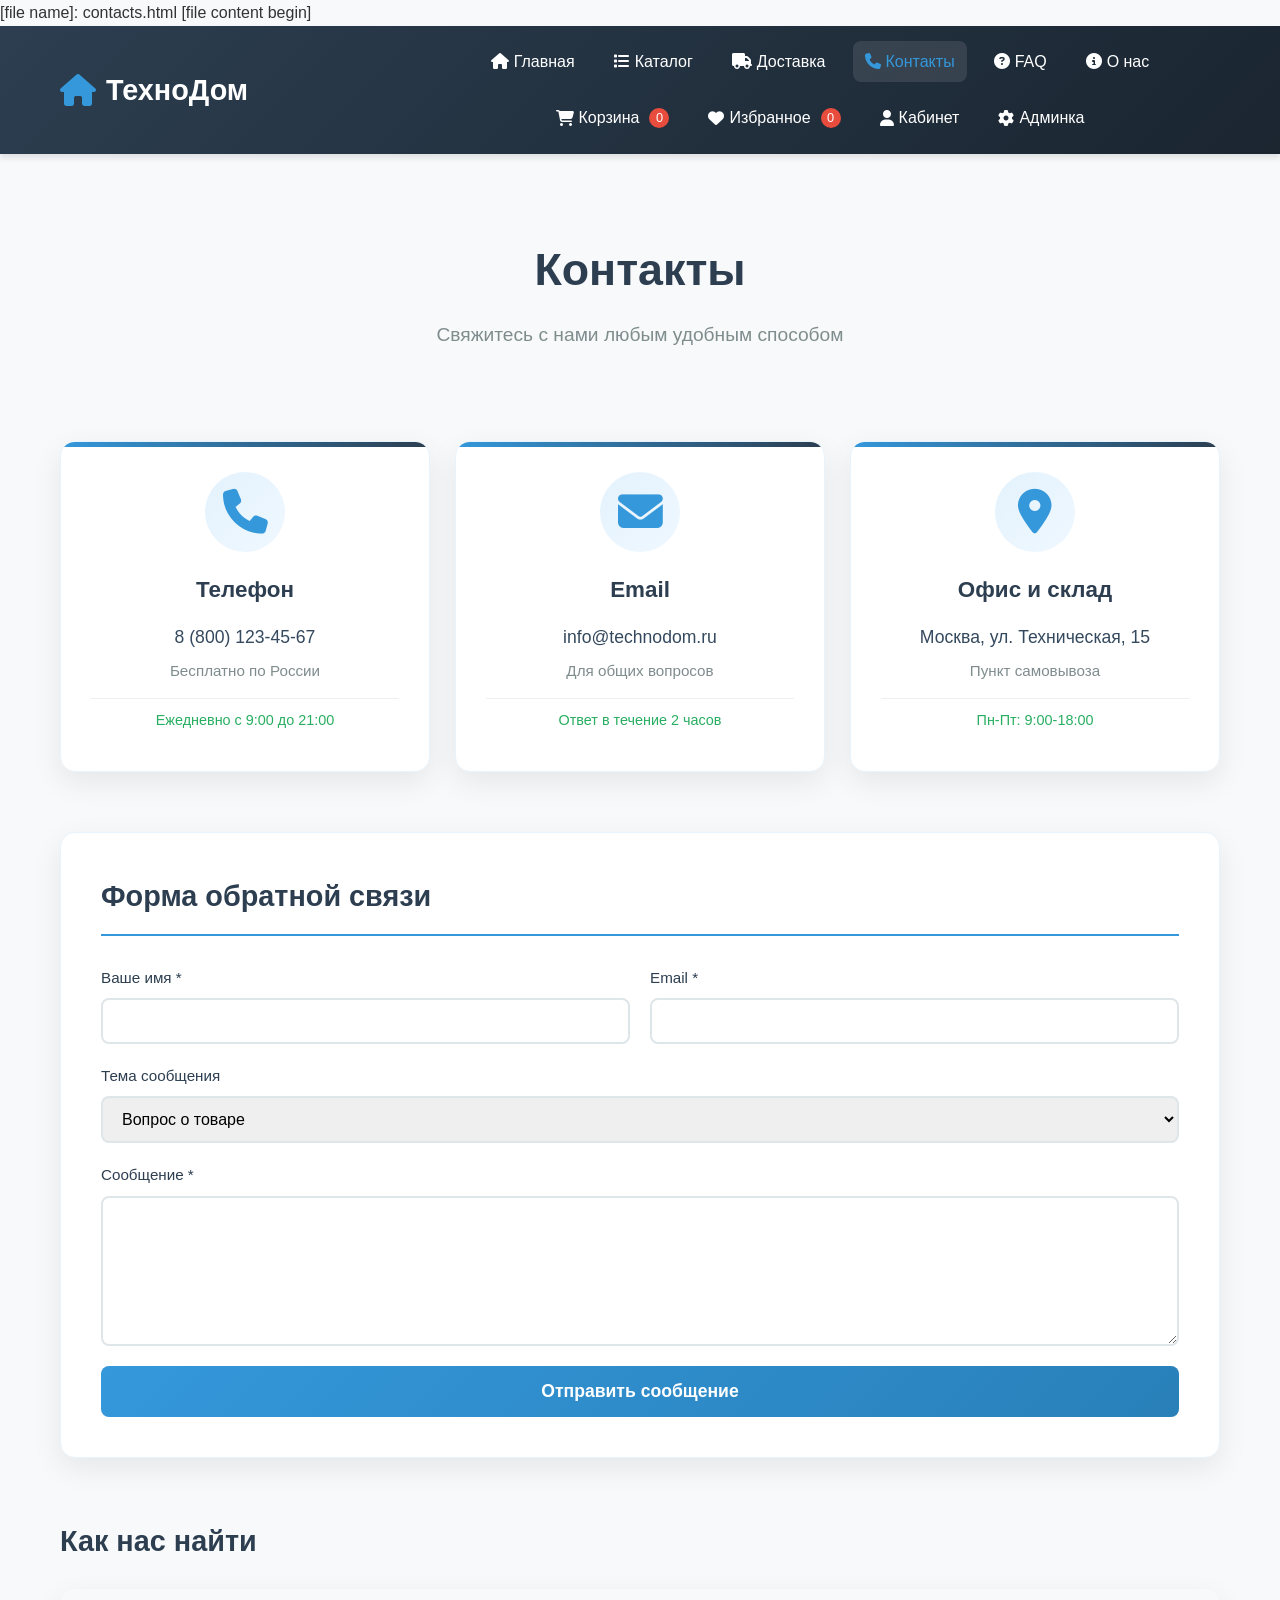
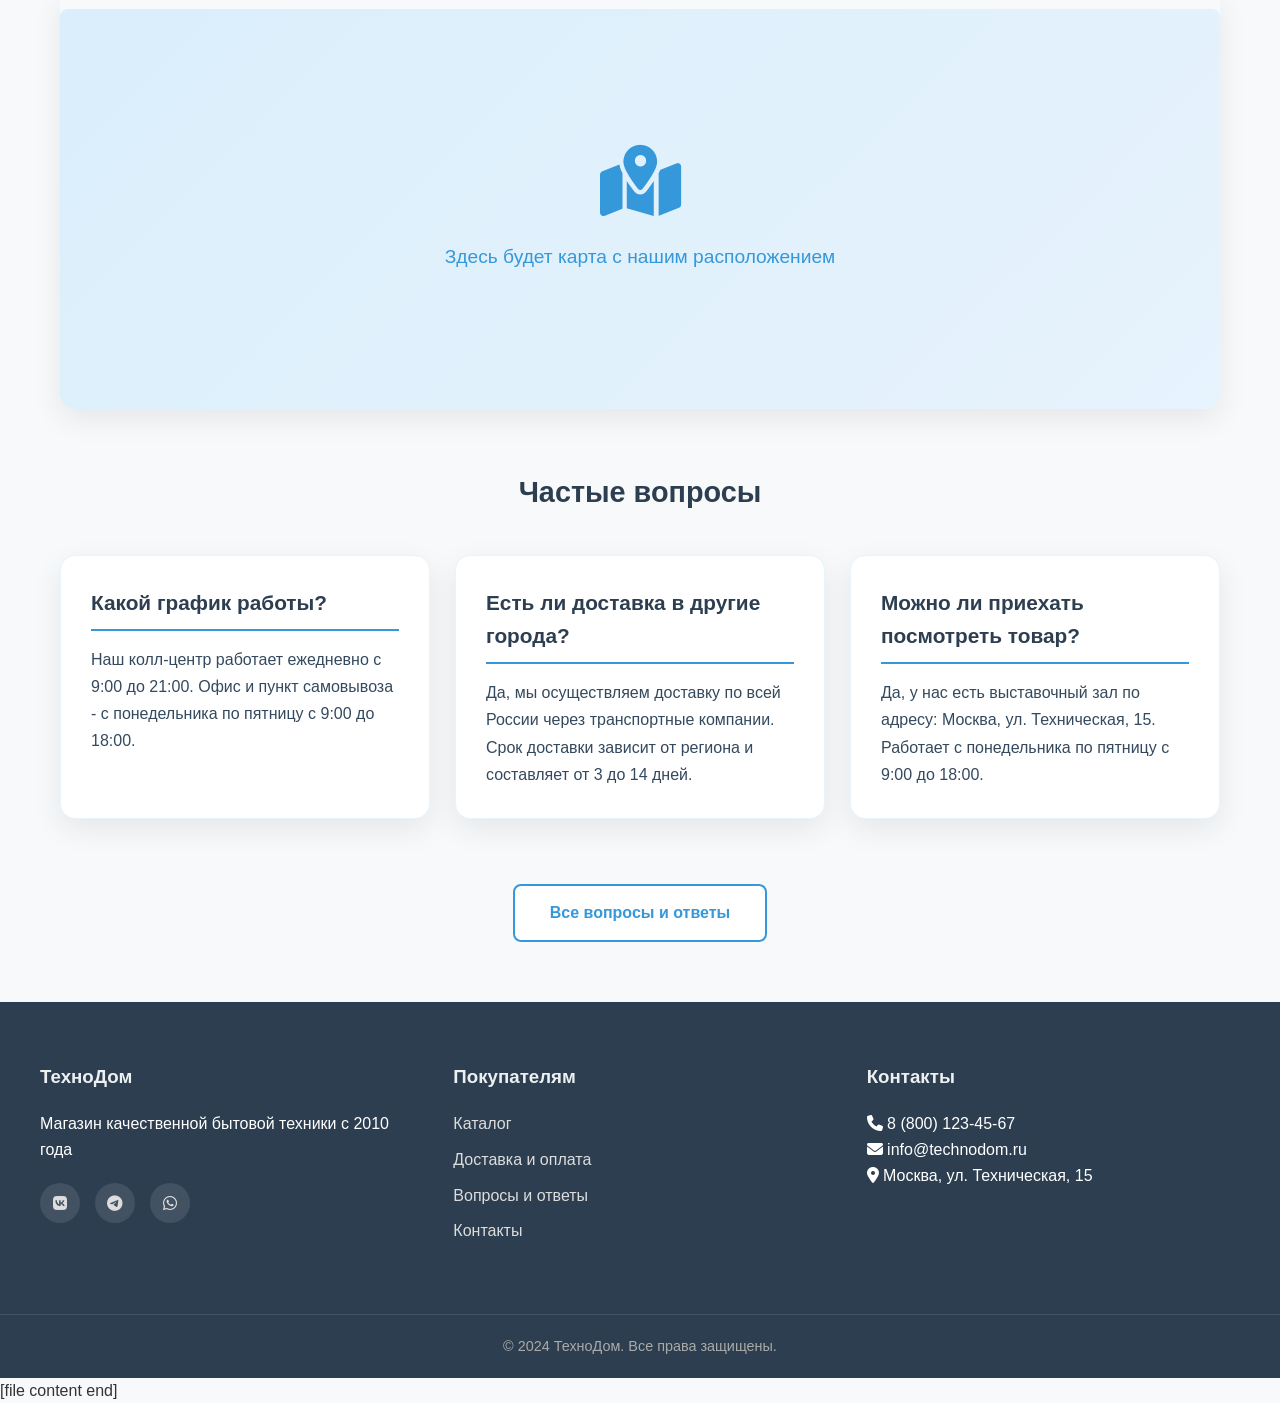
<file: pages/contacts.html>
[file name]: contacts.html
[file content begin]
<!DOCTYPE html>
<html lang="ru">
<head>
    <meta charset="UTF-8">
    <meta name="viewport" content="width=device-width, initial-scale=1.0">
    <title>Контакты - ТехноДом</title>
    <link rel="stylesheet" href="https://cdnjs.cloudflare.com/ajax/libs/font-awesome/6.4.0/css/all.min.css">
    <link rel="stylesheet" href="../css/style.css">
    <style>
        /* Контакты - основные стили */
        .contacts-header {
            text-align: center;
            margin: 40px 0 50px;
            padding: 40px 0;
        }
        
        .contacts-header h1 {
            font-size: 2.8rem;
            color: #2c3e50;
            margin-bottom: 15px;
            font-weight: 700;
        }
        
        .contacts-header p {
            font-size: 1.2rem;
            color: #7f8c8d;
            max-width: 600px;
            margin: 0 auto;
            line-height: 1.6;
        }
        
        .contact-info-grid {
            display: grid;
            grid-template-columns: repeat(auto-fit, minmax(280px, 1fr));
            gap: 25px;
            margin-bottom: 60px;
        }
        
        .contact-card {
            background: white;
            padding: 30px;
            border-radius: 15px;
            text-align: center;
            box-shadow: 0 10px 30px rgba(0,0,0,0.08);
            transition: all 0.3s ease;
            border: 1px solid #e8f4fd;
            position: relative;
            overflow: hidden;
        }
        
        .contact-card::before {
            content: '';
            position: absolute;
            top: 0;
            left: 0;
            right: 0;
            height: 5px;
            background: linear-gradient(90deg, #3498db, #2c3e50);
        }
        
        .contact-card:hover {
            transform: translateY(-10px);
            box-shadow: 0 20px 40px rgba(0,0,0,0.12);
        }
        
        .contact-card i {
            font-size: 2.8rem;
            color: #3498db;
            margin-bottom: 20px;
            background: linear-gradient(135deg, #e3f2fd, #f0f8ff);
            width: 80px;
            height: 80px;
            line-height: 80px;
            border-radius: 50%;
            display: inline-block;
        }
        
        .contact-card h3 {
            font-size: 1.4rem;
            color: #2c3e50;
            margin-bottom: 15px;
            font-weight: 600;
        }
        
        .contact-card p {
            color: #34495e;
            font-size: 1.1rem;
            margin: 8px 0;
        }
        
        .contact-sub {
            color: #7f8c8d !important;
            font-size: 0.95rem !important;
            margin: 5px 0 !important;
        }
        
        .contact-hours {
            color: #27ae60 !important;
            font-weight: 500;
            font-size: 0.9rem !important;
            margin-top: 15px !important;
            padding-top: 10px;
            border-top: 1px solid #ecf0f1;
        }
        
        .contact-form-section {
            background: white;
            padding: 40px;
            border-radius: 15px;
            box-shadow: 0 10px 30px rgba(0,0,0,0.08);
            margin-bottom: 60px;
            border: 1px solid #e8f4fd;
        }
        
        .contact-form-section h2 {
            font-size: 1.8rem;
            color: #2c3e50;
            margin-bottom: 30px;
            padding-bottom: 15px;
            border-bottom: 2px solid #3498db;
            font-weight: 600;
        }
        
        .form-row {
            display: grid;
            grid-template-columns: 1fr 1fr;
            gap: 20px;
            margin-bottom: 20px;
        }
        
        .form-group {
            margin-bottom: 20px;
        }
        
        .form-group label {
            display: block;
            margin-bottom: 8px;
            color: #2c3e50;
            font-weight: 500;
            font-size: 0.95rem;
        }
        
        .form-group input,
        .form-group select,
        .form-group textarea {
            width: 100%;
            padding: 12px 15px;
            border: 2px solid #dfe6e9;
            border-radius: 8px;
            font-size: 1rem;
            transition: all 0.3s ease;
            font-family: inherit;
        }
        
        .form-group input:focus,
        .form-group select:focus,
        .form-group textarea:focus {
            outline: none;
            border-color: #3498db;
            box-shadow: 0 0 0 3px rgba(52, 152, 219, 0.1);
        }
        
        .form-group textarea {
            resize: vertical;
            min-height: 150px;
        }
        
        .btn-primary {
            background: linear-gradient(135deg, #3498db, #2980b9);
            color: white;
            border: none;
            padding: 15px 40px;
            border-radius: 8px;
            font-size: 1.1rem;
            font-weight: 600;
            cursor: pointer;
            transition: all 0.3s ease;
            width: 100%;
            display: block;
        }
        
        .btn-primary:hover {
            transform: translateY(-2px);
            box-shadow: 0 10px 20px rgba(52, 152, 219, 0.2);
            background: linear-gradient(135deg, #2980b9, #1a5276);
        }
        
        .map-section {
            margin-bottom: 60px;
        }
        
        .map-section h2 {
            font-size: 1.8rem;
            color: #2c3e50;
            margin-bottom: 25px;
            font-weight: 600;
        }
        
        .map-container {
            margin-top: 20px;
            border-radius: 15px;
            overflow: hidden;
            box-shadow: 0 10px 30px rgba(0,0,0,0.08);
        }
        
        .map-placeholder {
            background: linear-gradient(135deg, #e3f2fd, #f0f8ff);
            height: 400px;
            display: flex;
            flex-direction: column;
            align-items: center;
            justify-content: center;
            color: #3498db;
            position: relative;
            overflow: hidden;
        }
        
        .map-placeholder::before {
            content: '';
            position: absolute;
            top: 0;
            left: 0;
            right: 0;
            bottom: 0;
            background: url('data:image/svg+xml,<svg xmlns="http://www.w3.org/2000/svg" width="100" height="100" viewBox="0 0 100 100"><rect width="100" height="100" fill="%233498db" opacity="0.05"/></svg>');
        }
        
        .map-placeholder i {
            font-size: 4.5rem;
            margin-bottom: 25px;
            z-index: 1;
        }
        
        .map-placeholder p {
            font-size: 1.2rem;
            font-weight: 500;
            z-index: 1;
            text-align: center;
            padding: 0 20px;
        }
        
        .faq-preview {
            text-align: center;
            margin-bottom: 60px;
        }
        
        .faq-preview h2 {
            font-size: 1.8rem;
            color: #2c3e50;
            margin-bottom: 40px;
            font-weight: 600;
        }
        
        .faq-items {
            display: grid;
            grid-template-columns: repeat(auto-fit, minmax(300px, 1fr));
            gap: 25px;
            margin: 40px 0;
        }
        
        .faq-item {
            background: white;
            padding: 30px;
            border-radius: 15px;
            box-shadow: 0 10px 30px rgba(0,0,0,0.08);
            text-align: left;
            border: 1px solid #e8f4fd;
            transition: all 0.3s ease;
        }
        
        .faq-item:hover {
            transform: translateY(-5px);
            box-shadow: 0 15px 35px rgba(0,0,0,0.12);
        }
        
        .faq-item h3 {
            font-size: 1.3rem;
            color: #2c3e50;
            margin-bottom: 15px;
            font-weight: 600;
            padding-bottom: 10px;
            border-bottom: 2px solid #3498db;
        }
        
        .faq-item p {
            color: #34495e;
            line-height: 1.7;
            font-size: 1rem;
        }
        
        .btn-outline {
            display: inline-block;
            padding: 14px 35px;
            border: 2px solid #3498db;
            color: #3498db;
            border-radius: 8px;
            text-decoration: none;
            font-weight: 600;
            font-size: 1rem;
            transition: all 0.3s ease;
            margin-top: 10px;
            background: white;
        }
        
        .btn-outline:hover {
            background: #3498db;
            color: white;
            transform: translateY(-2px);
            box-shadow: 0 10px 20px rgba(52, 152, 219, 0.2);
        }
        
        /* Адаптивность */
        @media (max-width: 768px) {
            .contacts-header {
                padding: 30px 0;
                margin: 20px 0 40px;
            }
            
            .contacts-header h1 {
                font-size: 2.2rem;
            }
            
            .contacts-header p {
                font-size: 1.1rem;
                padding: 0 15px;
            }
            
            .contact-info-grid {
                grid-template-columns: 1fr;
                gap: 20px;
            }
            
            .form-row {
                grid-template-columns: 1fr;
                gap: 0;
            }
            
            .contact-form-section {
                padding: 25px;
            }
            
            .map-placeholder {
                height: 300px;
            }
            
            .map-placeholder i {
                font-size: 3.5rem;
            }
            
            .map-placeholder p {
                font-size: 1rem;
            }
            
            .faq-items {
                grid-template-columns: 1fr;
            }
            
            .faq-item {
                padding: 25px;
            }
            
            .btn-primary {
                padding: 14px 30px;
                font-size: 1rem;
            }
            
            .btn-outline {
                padding: 12px 30px;
                font-size: 0.95rem;
            }
        }
        
        @media (max-width: 480px) {
            .contacts-header h1 {
                font-size: 1.8rem;
            }
            
            .contacts-header p {
                font-size: 1rem;
            }
            
            .contact-card {
                padding: 25px 20px;
            }
            
            .contact-card i {
                width: 70px;
                height: 70px;
                line-height: 70px;
                font-size: 2.5rem;
            }
            
            .contact-form-section {
                padding: 20px 15px;
            }
            
            .contact-form-section h2,
            .map-section h2,
            .faq-preview h2 {
                font-size: 1.5rem;
            }
        }
    </style>
</head>
<body>
<header>
    <div class="container header-container">
        <div class="logo">
            <a href="../index.html">
                <i class="fas fa-home"></i>
                <span>ТехноДом</span>
            </a>
        </div>
        
        <nav>
            <ul>
                <li><a href="../index.html"><i class="fas fa-home"></i> Главная</a></li>
                <li><a href="../pages/catalog.html"><i class="fas fa-list"></i> Каталог</a></li>
                <li><a href="../pages/delivery.html"><i class="fas fa-truck"></i> Доставка</a></li>
                <li><a href="../pages/contacts.html" class="active"><i class="fas fa-phone"></i> Контакты</a></li>
                <li><a href="../pages/faq.html"><i class="fas fa-question-circle"></i> FAQ</a></li>
                <li><a href="../pages/about.html"><i class="fas fa-info-circle"></i> О нас</a></li>
                <li><a href="../pages/cart.html"><i class="fas fa-shopping-cart"></i> Корзина <span class="cart-count">0</span></a></li>
                <li><a href="../pages/favorites.html"><i class="fas fa-heart"></i> Избранное <span class="fav-count">0</span></a></li>
                <li><a href="../pages/account.html"><i class="fas fa-user"></i> Кабинет</a></li>
                <li><a href="../pages/admin.html"><i class="fas fa-cog"></i> Админка</a></li>
            </ul>
        </nav>
        
        <div class="mobile-menu-btn">
            <i class="fas fa-bars"></i>
        </div>
    </div>
</header>

    <main class="container">
        <div class="contacts-header">
            <h1>Контакты</h1>
            <p>Свяжитесь с нами любым удобным способом</p>
        </div>
        
        <div class="contact-info-grid">
            <div class="contact-card">
                <i class="fas fa-phone"></i>
                <h3>Телефон</h3>
                <p>8 (800) 123-45-67</p>
                <p class="contact-sub">Бесплатно по России</p>
                <p class="contact-hours">Ежедневно с 9:00 до 21:00</p>
            </div>
            
            <div class="contact-card">
                <i class="fas fa-envelope"></i>
                <h3>Email</h3>
                <p>info@technodom.ru</p>
                <p class="contact-sub">Для общих вопросов</p>
                <p class="contact-hours">Ответ в течение 2 часов</p>
            </div>
            
            <div class="contact-card">
                <i class="fas fa-map-marker-alt"></i>
                <h3>Офис и склад</h3>
                <p>Москва, ул. Техническая, 15</p>
                <p class="contact-sub">Пункт самовывоза</p>
                <p class="contact-hours">Пн-Пт: 9:00-18:00</p>
            </div>
        </div>
        
        <div class="contact-form-section">
            <h2>Форма обратной связи</h2>
            <form id="contact-form">
                <div class="form-row">
                    <div class="form-group">
                        <label>Ваше имя *</label>
                        <input type="text" id="contact-name" required>
                    </div>
                    <div class="form-group">
                        <label>Email *</label>
                        <input type="email" id="contact-email" required>
                    </div>
                </div>
                
                <div class="form-group">
                    <label>Тема сообщения</label>
                    <select id="contact-subject">
                        <option value="question">Вопрос о товаре</option>
                        <option value="order">Вопрос по заказу</option>
                        <option value="delivery">Доставка</option>
                        <option value="warranty">Гарантия и ремонт</option>
                        <option value="other">Другое</option>
                    </select>
                </div>
                
                <div class="form-group">
                    <label>Сообщение *</label>
                    <textarea id="contact-message" rows="6" required></textarea>
                </div>
                
                <button type="submit" class="btn-primary">Отправить сообщение</button>
            </form>
        </div>
        
        <div class="map-section">
            <h2>Как нас найти</h2>
            <div class="map-container">
                <div class="map-placeholder">
                    <i class="fas fa-map-marked-alt"></i>
                    <p>Здесь будет карта с нашим расположением</p>
                </div>
            </div>
        </div>
        
        <div class="faq-preview">
            <h2>Частые вопросы</h2>
            <div class="faq-items">
                <div class="faq-item">
                    <h3>Какой график работы?</h3>
                    <p>Наш колл-центр работает ежедневно с 9:00 до 21:00. Офис и пункт самовывоза - с понедельника по пятницу с 9:00 до 18:00.</p>
                </div>
                <div class="faq-item">
                    <h3>Есть ли доставка в другие города?</h3>
                    <p>Да, мы осуществляем доставку по всей России через транспортные компании. Срок доставки зависит от региона и составляет от 3 до 14 дней.</p>
                </div>
                <div class="faq-item">
                    <h3>Можно ли приехать посмотреть товар?</h3>
                    <p>Да, у нас есть выставочный зал по адресу: Москва, ул. Техническая, 15. Работает с понедельника по пятницу с 9:00 до 18:00.</p>
                </div>
            </div>
            <a href="../pages/faq.html" class="btn-outline">Все вопросы и ответы</a>
        </div>
    </main>

    <footer>
        <div class="container footer-container">
            <div class="footer-section">
                <h3>ТехноДом</h3>
                <p>Магазин качественной бытовой техники с 2010 года</p>
                <div class="social-links">
                    <a href="#"><i class="fab fa-vk"></i></a>
                    <a href="#"><i class="fab fa-telegram"></i></a>
                    <a href="#"><i class="fab fa-whatsapp"></i></a>
                </div>
            </div>
            
            <div class="footer-section">
                <h3>Покупателям</h3>
                <ul>
                    <li><a href="../pages/catalog.html">Каталог</a></li>
                    <li><a href="../pages/delivery.html">Доставка и оплата</a></li>
                    <li><a href="../pages/faq.html">Вопросы и ответы</a></li>
                    <li><a href="../pages/contacts.html">Контакты</a></li>
                </ul>
            </div>
            
            <div class="footer-section">
                <h3>Контакты</h3>
                <p><i class="fas fa-phone"></i> 8 (800) 123-45-67</p>
                <p><i class="fas fa-envelope"></i> info@technodom.ru</p>
                <p><i class="fas fa-map-marker-alt"></i> Москва, ул. Техническая, 15</p>
            </div>
        </div>
        
        <div class="footer-bottom">
            <p>&copy; 2024 ТехноДом. Все права защищены.</p>
        </div>
    </footer>

    <script src="../js/script.js"></script>
    <script>
        document.addEventListener('DOMContentLoaded', function() {
            updateCartCount();
            updateFavCount();
            checkAuth();
            
            const mobileMenuBtn = document.querySelector('.mobile-menu-btn');
            const nav = document.querySelector('nav ul');
            
            mobileMenuBtn.addEventListener('click', function() {
                nav.classList.toggle('show');
            });
            
            // Обработка формы контактов
            document.getElementById('contact-form').addEventListener('submit', function(e) {
                e.preventDefault();
                
                const name = document.getElementById('contact-name').value;
                const email = document.getElementById('contact-email').value;
                const subject = document.getElementById('contact-subject').value;
                const message = document.getElementById('contact-message').value;
                
                // В реальном проекте здесь была бы отправка на сервер
                // Сохраняем сообщение в localStorage для демонстрации
                const contactMessage = {
                    id: Date.now(),
                    name: name,
                    email: email,
                    subject: subject,
                    message: message,
                    date: new Date().toISOString(),
                    status: 'new'
                };
                
                let contactMessages = JSON.parse(localStorage.getItem('contactMessages')) || [];
                contactMessages.push(contactMessage);
                localStorage.setItem('contactMessages', JSON.stringify(contactMessages));
                
                // Показываем уведомление
                showNotification('Спасибо за ваше сообщение! Мы ответим вам в ближайшее время.', 'success');
                
                // Сбрасываем форму
                this.reset();
            });
        });
        
        function checkAuth() {
            const currentUser = JSON.parse(localStorage.getItem('currentUser'));
            if (currentUser) {
                // Обновляем навигацию если нужно
            }
        }
        
        function showNotification(message, type = 'info') {
            // Создаем элемент уведомления
            const notification = document.createElement('div');
            notification.className = `notification notification-${type}`;
            notification.innerHTML = `
                <span>${message}</span>
                <button onclick="this.parentElement.remove()">&times;</button>
            `;
            
            // Стили для уведомления
            notification.style.cssText = `
                position: fixed;
                top: 20px;
                right: 20px;
                padding: 15px 20px;
                border-radius: 8px;
                color: white;
                z-index: 10000;
                display: flex;
                align-items: center;
                justify-content: space-between;
                min-width: 300px;
                max-width: 400px;
                animation: slideIn 0.3s ease;
                box-shadow: 0 5px 15px rgba(0,0,0,0.2);
                font-family: inherit;
            `;
            
            if (type === 'success') {
                notification.style.background = 'linear-gradient(135deg, #27ae60, #219653)';
            } else if (type === 'error') {
                notification.style.background = 'linear-gradient(135deg, #e74c3c, #c0392b)';
            } else {
                notification.style.background = 'linear-gradient(135deg, #3498db, #2980b9)';
            }
            
            notification.querySelector('button').style.cssText = `
                background: none;
                border: none;
                color: white;
                font-size: 1.5rem;
                cursor: pointer;
                margin-left: 15px;
                padding: 0;
                width: 30px;
                height: 30px;
                display: flex;
                align-items: center;
                justify-content: center;
                border-radius: 50%;
                transition: background 0.3s;
            `;
            
            notification.querySelector('button').addEventListener('mouseover', function() {
                this.style.background = 'rgba(255,255,255,0.2)';
            });
            
            notification.querySelector('button').addEventListener('mouseout', function() {
                this.style.background = 'none';
            });
            
            // Добавляем на страницу
            document.body.appendChild(notification);
            
            // Автоматическое удаление через 5 секунд
            setTimeout(() => {
                if (notification.parentElement) {
                    notification.remove();
                }
            }, 5000);
            
            // Анимация появления
            const style = document.createElement('style');
            style.textContent = `
                @keyframes slideIn {
                    from {
                        transform: translateX(100%);
                        opacity: 0;
                    }
                    to {
                        transform: translateX(0);
                        opacity: 1;
                    }
                }
            `;
            document.head.appendChild(style);
        }
    </script>
</body>
</html>
[file content end]
</file>
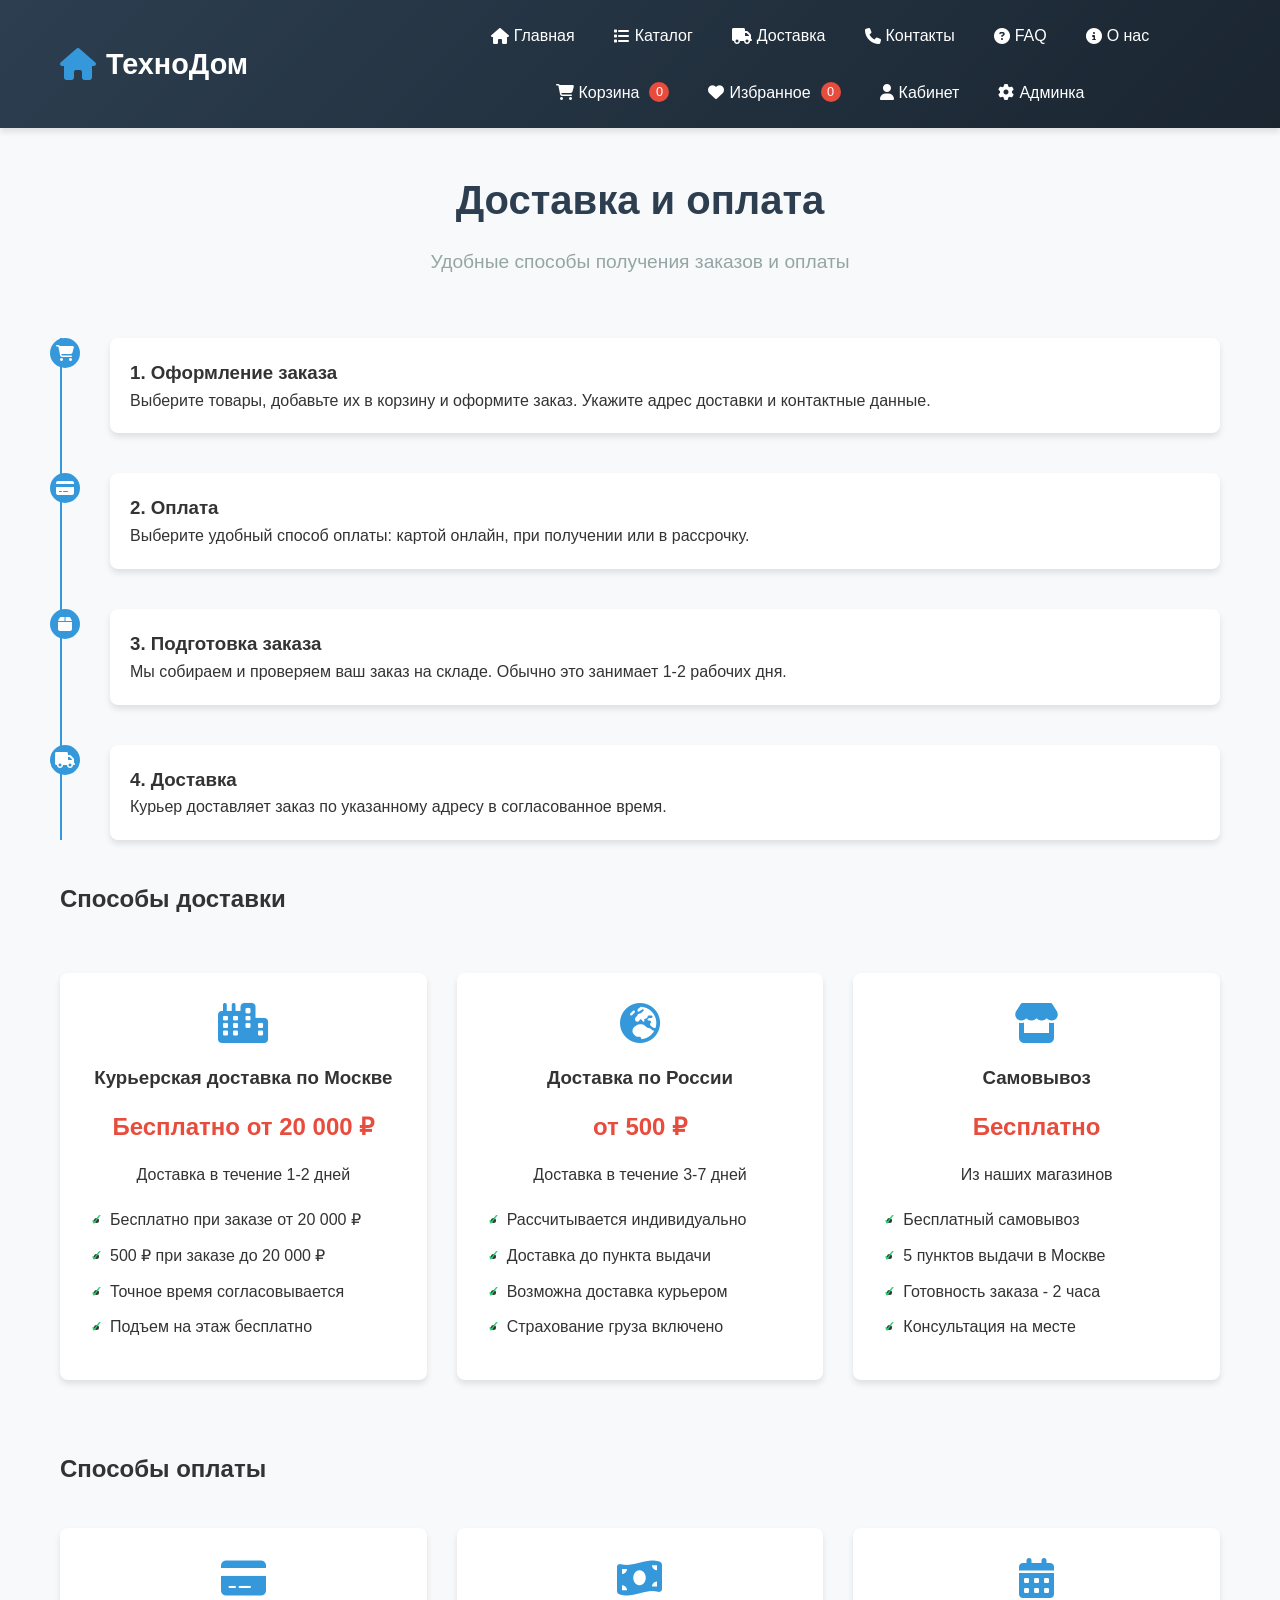
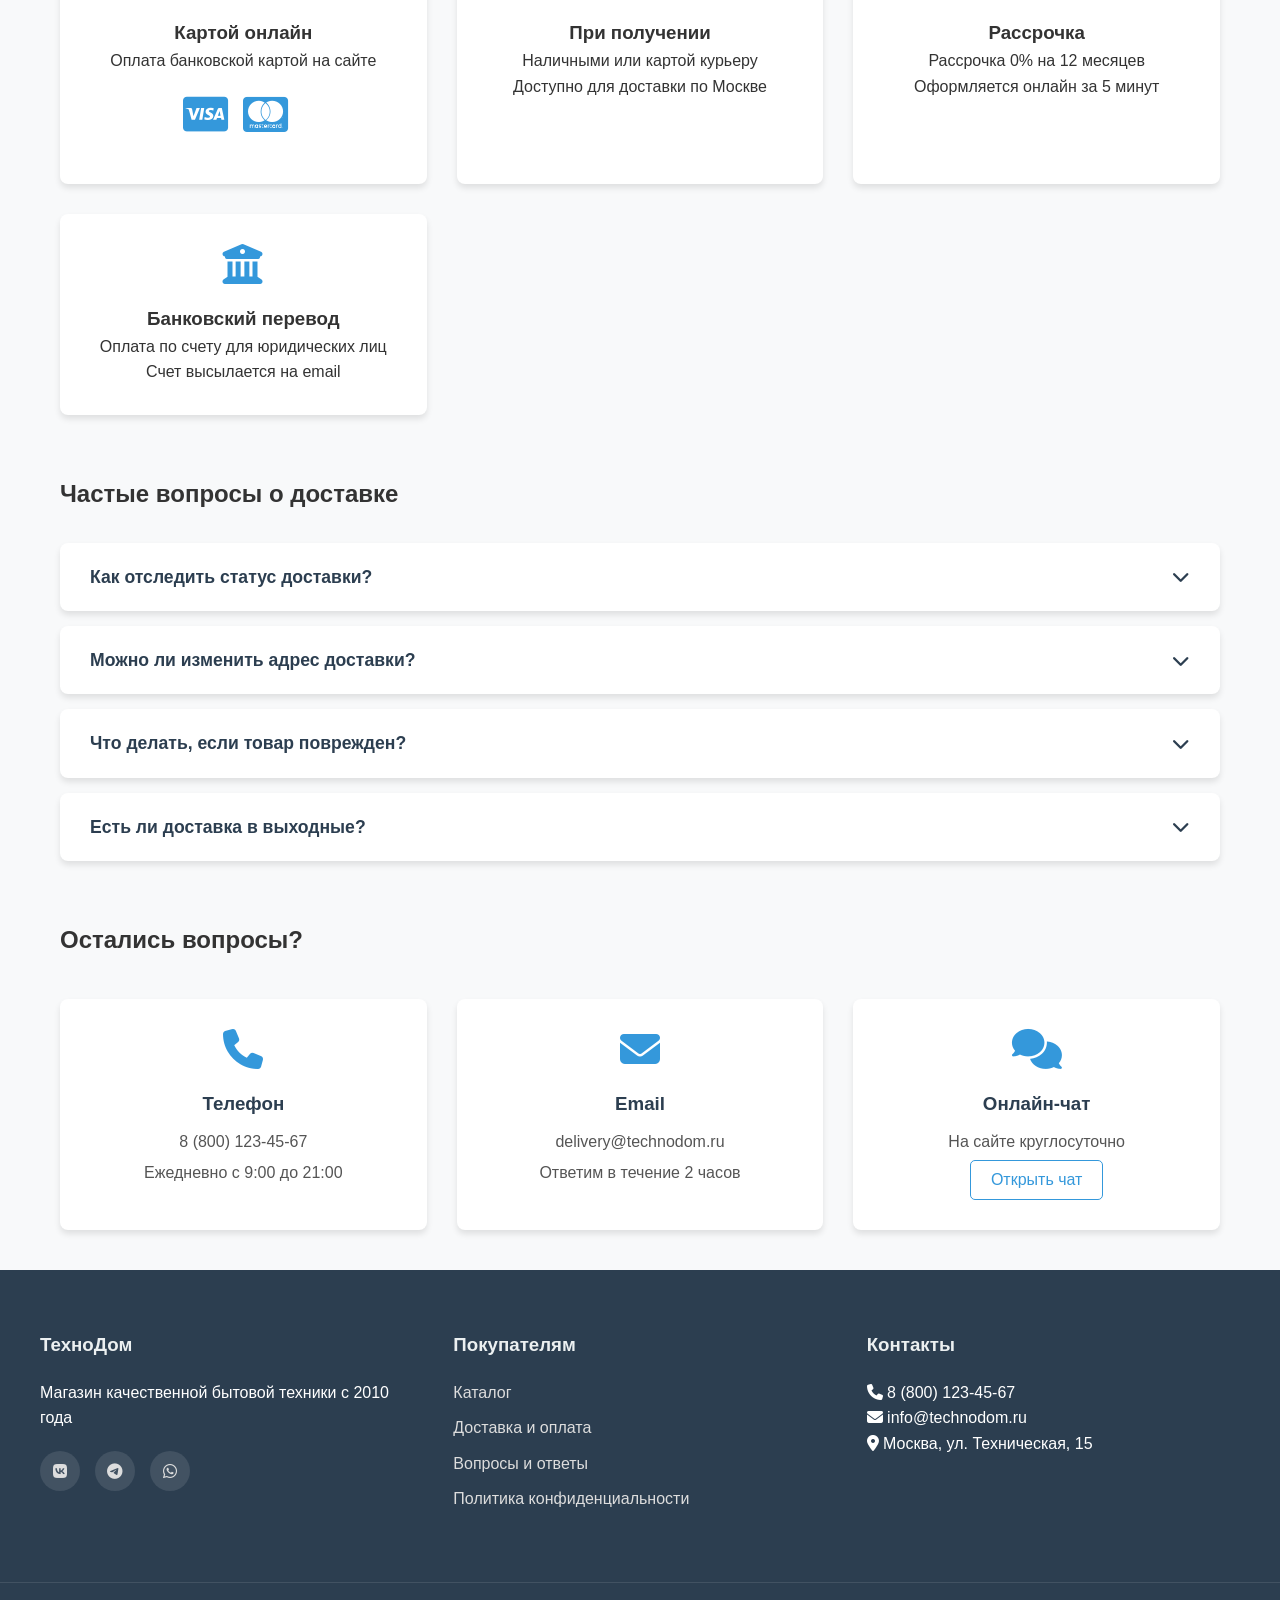
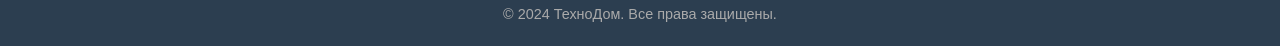
<file: pages/delivery.html>
<!DOCTYPE html>
<html lang="ru">
<head>
    <meta charset="UTF-8">
    <meta name="viewport" content="width=device-width, initial-scale=1.0">
    <title>Доставка и оплата - ТехноДом</title>
    <link rel="stylesheet" href="https://cdnjs.cloudflare.com/ajax/libs/font-awesome/6.4.0/css/all.min.css">
    <link rel="stylesheet" href="../css/style.css">
    <style>
        /* Дополнительные стили для delivery.html */
        .delivery-header {
            text-align: center;
            margin: 40px 0 60px;
        }
        
        .delivery-header h1 {
            font-size: 2.5rem;
            color: var(--dark);
            margin-bottom: 15px;
        }
        
        .delivery-header p {
            font-size: 1.2rem;
            color: var(--gray);
            max-width: 600px;
            margin: 0 auto;
        }
    </style>
</head>
<body>
<header>
    <div class="container header-container">
        <div class="logo">
            <a href="../index.html">
                <i class="fas fa-home"></i>
                <span>ТехноДом</span>
            </a>
        </div>
        
        <nav>
            <ul>
                <li><a href="../index.html"><i class="fas fa-home"></i> Главная</a></li>
                <li><a href="../pages/catalog.html"><i class="fas fa-list"></i> Каталог</a></li>
                <li><a href="../pages/delivery.html"><i class="fas fa-truck"></i> Доставка</a></li>
                <li><a href="../pages/contacts.html"><i class="fas fa-phone"></i> Контакты</a></li>
                <li><a href="../pages/faq.html"><i class="fas fa-question-circle"></i> FAQ</a></li>
                <li><a href="../pages/about.html"><i class="fas fa-info-circle"></i> О нас</a></li>
                <li><a href="../pages/cart.html"><i class="fas fa-shopping-cart"></i> Корзина <span class="cart-count">0</span></a></li>
                <li><a href="../pages/favorites.html"><i class="fas fa-heart"></i> Избранное <span class="fav-count">0</span></a></li>
                <li><a href="../pages/account.html"><i class="fas fa-user"></i> Кабинет</a></li>
                <li><a href="../pages/admin.html"><i class="fas fa-cog"></i> Админка</a></li>
            </ul>
        </nav>
        
        <div class="mobile-menu-btn">
            <i class="fas fa-bars"></i>
        </div>
    </div>
</header>

    <main class="container">
        <div class="delivery-header">
            <h1>Доставка и оплата</h1>
            <p>Удобные способы получения заказов и оплаты</p>
        </div>
        
        <div class="delivery-timeline">
            <div class="timeline-item">
                <div class="timeline-icon">
                    <i class="fas fa-shopping-cart"></i>
                </div>
                <div class="timeline-content">
                    <h3>1. Оформление заказа</h3>
                    <p>Выберите товары, добавьте их в корзину и оформите заказ. Укажите адрес доставки и контактные данные.</p>
                </div>
            </div>
            
            <div class="timeline-item">
                <div class="timeline-icon">
                    <i class="fas fa-credit-card"></i>
                </div>
                <div class="timeline-content">
                    <h3>2. Оплата</h3>
                    <p>Выберите удобный способ оплаты: картой онлайн, при получении или в рассрочку.</p>
                </div>
            </div>
            
            <div class="timeline-item">
                <div class="timeline-icon">
                    <i class="fas fa-box"></i>
                </div>
                <div class="timeline-content">
                    <h3>3. Подготовка заказа</h3>
                    <p>Мы собираем и проверяем ваш заказ на складе. Обычно это занимает 1-2 рабочих дня.</p>
                </div>
            </div>
            
            <div class="timeline-item">
                <div class="timeline-icon">
                    <i class="fas fa-truck"></i>
                </div>
                <div class="timeline-content">
                    <h3>4. Доставка</h3>
                    <p>Курьер доставляет заказ по указанному адресу в согласованное время.</p>
                </div>
            </div>
        </div>
        
        <div class="delivery-options">
            <h2>Способы доставки</h2>
            <div class="options-grid">
                <div class="option-card">
                    <i class="fas fa-city"></i>
                    <h3>Курьерская доставка по Москве</h3>
                    <div class="option-price">Бесплатно от 20 000 ₽</div>
                    <p>Доставка в течение 1-2 дней</p>
                    <ul>
                        <li>Бесплатно при заказе от 20 000 ₽</li>
                        <li>500 ₽ при заказе до 20 000 ₽</li>
                        <li>Точное время согласовывается</li>
                        <li>Подъем на этаж бесплатно</li>
                    </ul>
                </div>
                
                <div class="option-card">
                    <i class="fas fa-globe-europe"></i>
                    <h3>Доставка по России</h3>
                    <div class="option-price">от 500 ₽</div>
                    <p>Доставка в течение 3-7 дней</p>
                    <ul>
                        <li>Рассчитывается индивидуально</li>
                        <li>Доставка до пункта выдачи</li>
                        <li>Возможна доставка курьером</li>
                        <li>Страхование груза включено</li>
                    </ul>
                </div>
                
                <div class="option-card">
                    <i class="fas fa-store"></i>
                    <h3>Самовывоз</h3>
                    <div class="option-price">Бесплатно</div>
                    <p>Из наших магазинов</p>
                    <ul>
                        <li>Бесплатный самовывоз</li>
                        <li>5 пунктов выдачи в Москве</li>
                        <li>Готовность заказа - 2 часа</li>
                        <li>Консультация на месте</li>
                    </ul>
                </div>
            </div>
        </div>
        
        <div class="payment-methods-section">
            <h2>Способы оплаты</h2>
            <div class="payment-grid">
                <div class="payment-card">
                    <i class="fas fa-credit-card"></i>
                    <h3>Картой онлайн</h3>
                    <p>Оплата банковской картой на сайте</p>
                    <div class="payment-icons">
                        <i class="fab fa-cc-visa"></i>
                        <i class="fab fa-cc-mastercard"></i>
                        <i class="fab fa-cc-mir"></i>
                    </div>
                </div>
                
                <div class="payment-card">
                    <i class="fas fa-money-bill-wave"></i>
                    <h3>При получении</h3>
                    <p>Наличными или картой курьеру</p>
                    <p>Доступно для доставки по Москве</p>
                </div>
                
                <div class="payment-card">
                    <i class="fas fa-calendar-alt"></i>
                    <h3>Рассрочка</h3>
                    <p>Рассрочка 0% на 12 месяцев</p>
                    <p>Оформляется онлайн за 5 минут</p>
                </div>
                
                <div class="payment-card">
                    <i class="fas fa-university"></i>
                    <h3>Банковский перевод</h3>
                    <p>Оплата по счету для юридических лиц</p>
                    <p>Счет высылается на email</p>
                </div>
            </div>
        </div>
        
        <div class="delivery-faq">
            <h2>Частые вопросы о доставке</h2>
            <div class="faq-list">
                <div class="faq-item">
                    <div class="faq-question" onclick="toggleFAQ(this)">
                        <span>Как отследить статус доставки?</span>
                        <i class="fas fa-chevron-down"></i>
                    </div>
                    <div class="faq-answer">
                        <p>После оформления заказа вам придет SMS с номером отслеживания. Также вы можете отслеживать статус в личном кабинете или по телефону 8 (800) 123-45-67.</p>
                    </div>
                </div>
                
                <div class="faq-item">
                    <div class="faq-question" onclick="toggleFAQ(this)">
                        <span>Можно ли изменить адрес доставки?</span>
                        <i class="fas fa-chevron-down"></i>
                    </div>
                    <div class="faq-answer">
                        <p>Да, вы можете изменить адрес доставки до момента отправки заказа. Позвоните нам по телефону 8 (800) 123-45-67 или напишите на info@technodom.ru.</p>
                    </div>
                </div>
                
                <div class="faq-item">
                    <div class="faq-question" onclick="toggleFAQ(this)">
                        <span>Что делать, если товар поврежден?</span>
                        <i class="fas fa-chevron-down"></i>
                    </div>
                    <div class="faq-answer">
                        <p>При получении обязательно проверяйте товар. Если обнаружены повреждения, откажитесь от получения и сообщите об этом курьеру. Мы заменим товар или вернем деньги.</p>
                    </div>
                </div>
                
                <div class="faq-item">
                    <div class="faq-question" onclick="toggleFAQ(this)">
                        <span>Есть ли доставка в выходные?</span>
                        <i class="fas fa-chevron-down"></i>
                    </div>
                    <div class="faq-answer">
                        <p>Да, мы осуществляем доставку по субботам с 9:00 до 18:00. Доставка в воскресенье возможна по предварительной договоренности.</p>
                    </div>
                </div>
            </div>
        </div>
        
        <div class="delivery-contacts">
            <h2>Остались вопросы?</h2>
            <div class="contacts-grid">
                <div class="contact-card">
                    <i class="fas fa-phone"></i>
                    <h3>Телефон</h3>
                    <p>8 (800) 123-45-67</p>
                    <p>Ежедневно с 9:00 до 21:00</p>
                </div>
                
                <div class="contact-card">
                    <i class="fas fa-envelope"></i>
                    <h3>Email</h3>
                    <p>delivery@technodom.ru</p>
                    <p>Ответим в течение 2 часов</p>
                </div>
                
                <div class="contact-card">
                    <i class="fas fa-comments"></i>
                    <h3>Онлайн-чат</h3>
                    <p>На сайте круглосуточно</p>
                    <button class="btn btn-outline">Открыть чат</button>
                </div>
            </div>
        </div>
    </main>

    <!-- Подвал -->
    <footer>
        <div class="container footer-container">
            <div class="footer-section">
                <h3>ТехноДом</h3>
                <p>Магазин качественной бытовой техники с 2010 года</p>
                <div class="social-links">
                    <a href="#"><i class="fab fa-vk"></i></a>
                    <a href="#"><i class="fab fa-telegram"></i></a>
                    <a href="#"><i class="fab fa-whatsapp"></i></a>
                </div>
            </div>
            
            <div class="footer-section">
                <h3>Покупателям</h3>
                <ul>
                    <li><a href="../САЙТ/pages/catalog.html">Каталог</a></li>
                    <li><a href="../САЙТ/pages/delivery.html">Доставка и оплата</a></li>
                    <li><a href="../САЙТ/pages/faq.html">Вопросы и ответы</a></li>
                    <li><a href="../САЙТ/pages/privacy.html">Политика конфиденциальности</a></li>
                </ul>
            </div>
            
            <div class="footer-section">
                <h3>Контакты</h3>
                <p><i class="fas fa-phone"></i> 8 (800) 123-45-67</p>
                <p><i class="fas fa-envelope"></i> info@technodom.ru</p>
                <p><i class="fas fa-map-marker-alt"></i> Москва, ул. Техническая, 15</p>
            </div>
        </div>
        
        <div class="footer-bottom">
            <p>&copy; 2024 ТехноДом. Все права защищены.</p>
        </div>
    </footer>

    <script src="../js/script.js"></script>
    <script>
        document.addEventListener('DOMContentLoaded', function() {
            updateCartCount();
            updateFavCount();
            
            const mobileMenuBtn = document.querySelector('.mobile-menu-btn');
            const nav = document.querySelector('nav ul');
            
            mobileMenuBtn.addEventListener('click', function() {
                nav.classList.toggle('show');
            });
    
    // Инициализация FAQ
    document.querySelectorAll('.faq-item').forEach(item => {
        item.addEventListener('click', function(e) {
            if (!e.target.classList.contains('faq-question')) return;
            this.classList.toggle('active');
        });
    });
});

        
        // Стили для доставки
        const style = document.createElement('style');
        style.textContent = `
            .delivery-timeline {
                position: relative;
                margin: 40px 0;
                padding-left: 30px;
            }
            
            .delivery-timeline:before {
                content: '';
                position: absolute;
                left: 0;
                top: 0;
                bottom: 0;
                width: 2px;
                background: var(--secondary);
            }
            
            .timeline-item {
                position: relative;
                margin-bottom: 40px;
            }
            
            .timeline-icon {
                position: absolute;
                left: -40px;
                top: 0;
                width: 30px;
                height: 30px;
                background: var(--secondary);
                border-radius: 50%;
                display: flex;
                align-items: center;
                justify-content: center;
                color: white;
            }
            
            .timeline-content {
                background: white;
                padding: 20px;
                border-radius: var(--border-radius);
                box-shadow: var(--shadow);
                margin-left: 20px;
            }
            
            .options-grid, .payment-grid, .contacts-grid {
                display: grid;
                grid-template-columns: repeat(auto-fit, minmax(300px, 1fr));
                gap: 30px;
                margin: 40px 0;
            }
            
            .option-card, .payment-card, .contact-card {
                background: white;
                padding: 30px;
                border-radius: var(--border-radius);
                box-shadow: var(--shadow);
                text-align: center;
                transition: var(--transition);
            }
            
            .option-card:hover, .payment-card:hover, .contact-card:hover {
                transform: translateY(-5px);
                box-shadow: var(--shadow-hover);
            }
            
            .option-card i, .payment-card i, .contact-card i {
                font-size: 2.5rem;
                color: var(--secondary);
                margin-bottom: 20px;
            }
            
            .option-price {
                font-size: 1.5rem;
                font-weight: bold;
                color: var(--accent);
                margin: 15px 0;
            }
            
            .option-card ul {
                text-align: left;
                margin-top: 20px;
                padding-left: 20px;
            }
            
            .option-card li {
                margin-bottom: 10px;
                position: relative;
            }
            
            .option-card li:before {
                content: '✓';
                position: absolute;
                left: -20px;
                color: var(--success);
            }
            
            .payment-icons {
                display: flex;
                justify-content: center;
                gap: 15px;
                margin-top: 20px;
                font-size: 2rem;
                color: var(--gray);
            }
            
            .delivery-faq {
                margin: 60px 0;
            }
            
            .faq-list {
                margin-top: 30px;
            }
            
            @media (max-width: 768px) {
                .delivery-timeline {
                    padding-left: 20px;
                }
                
                .timeline-icon {
                    left: -30px;
                    width: 25px;
                    height: 25px;
                    font-size: 0.8rem;
                }
                
                .options-grid, .payment-grid, .contacts-grid {
                    grid-template-columns: 1fr;
                }
            }
        `;
        document.head.appendChild(style);
    </script>
</body>
</html>
</file>
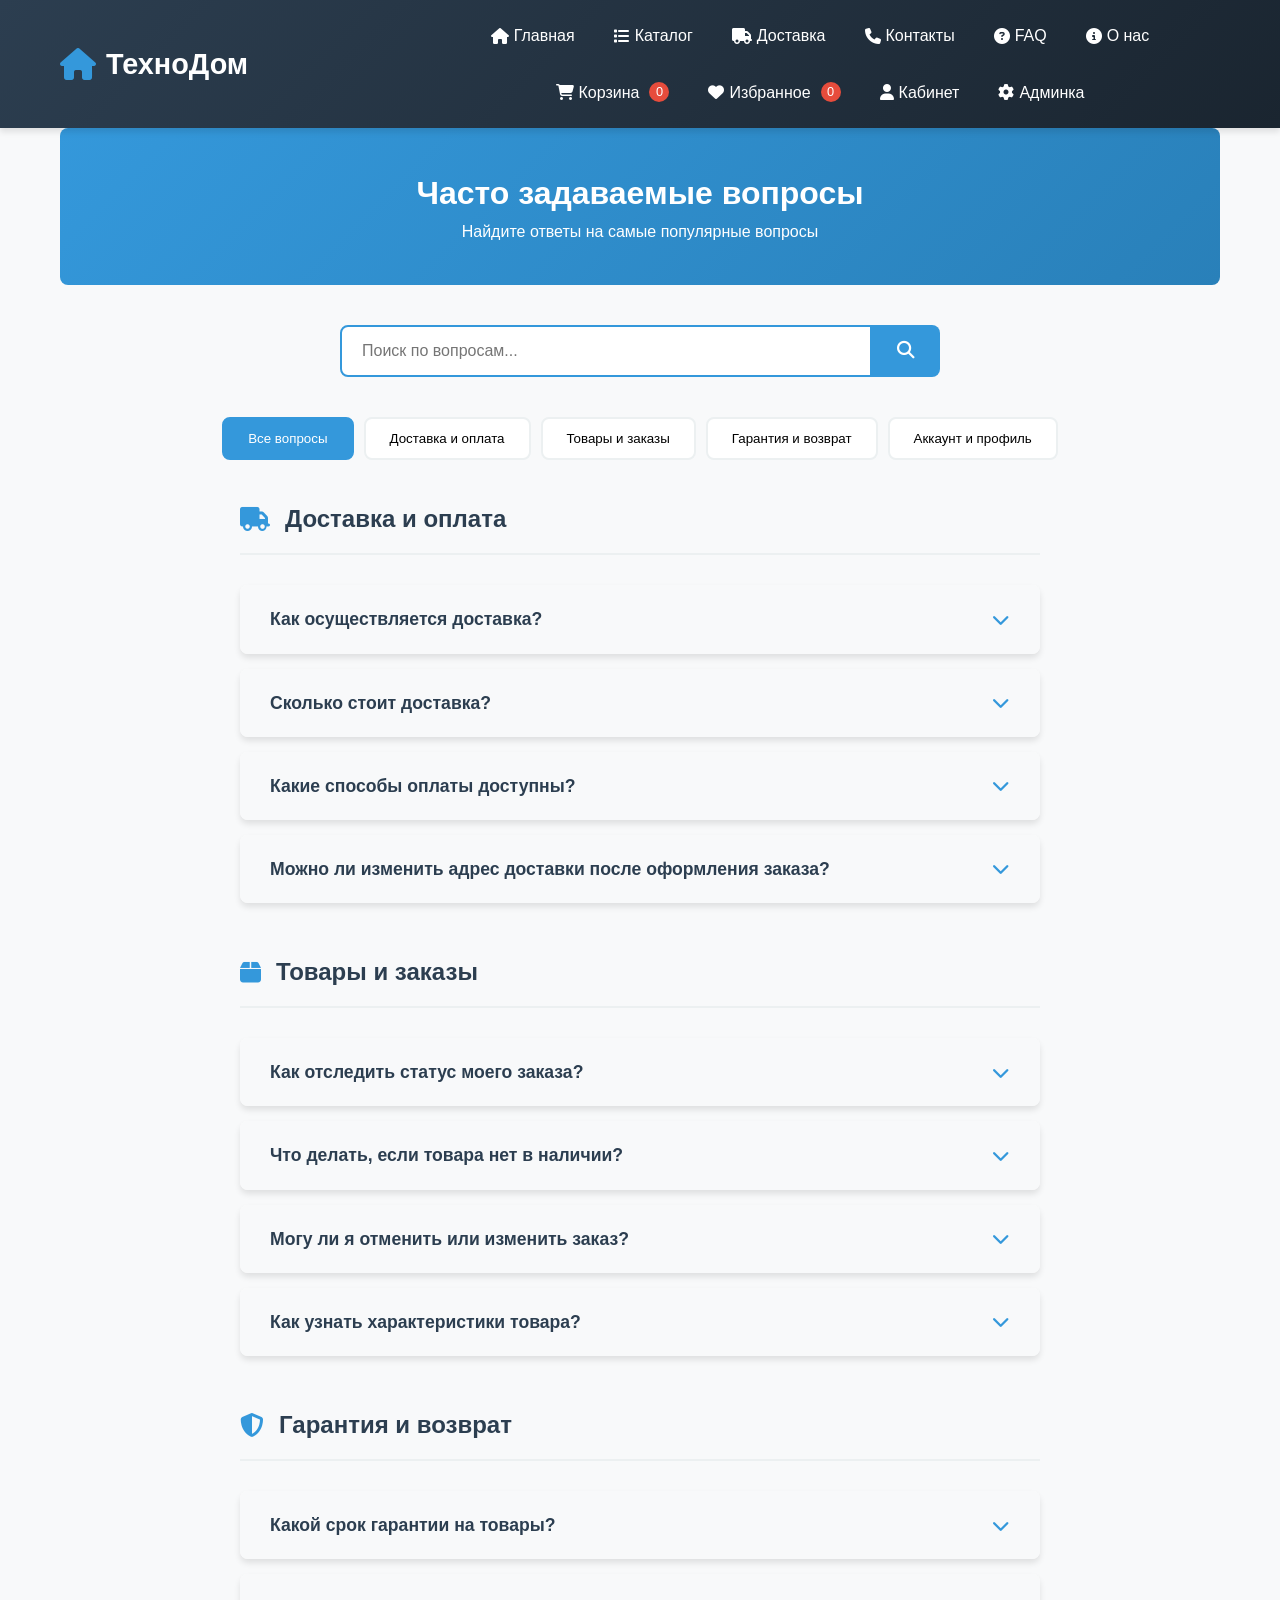
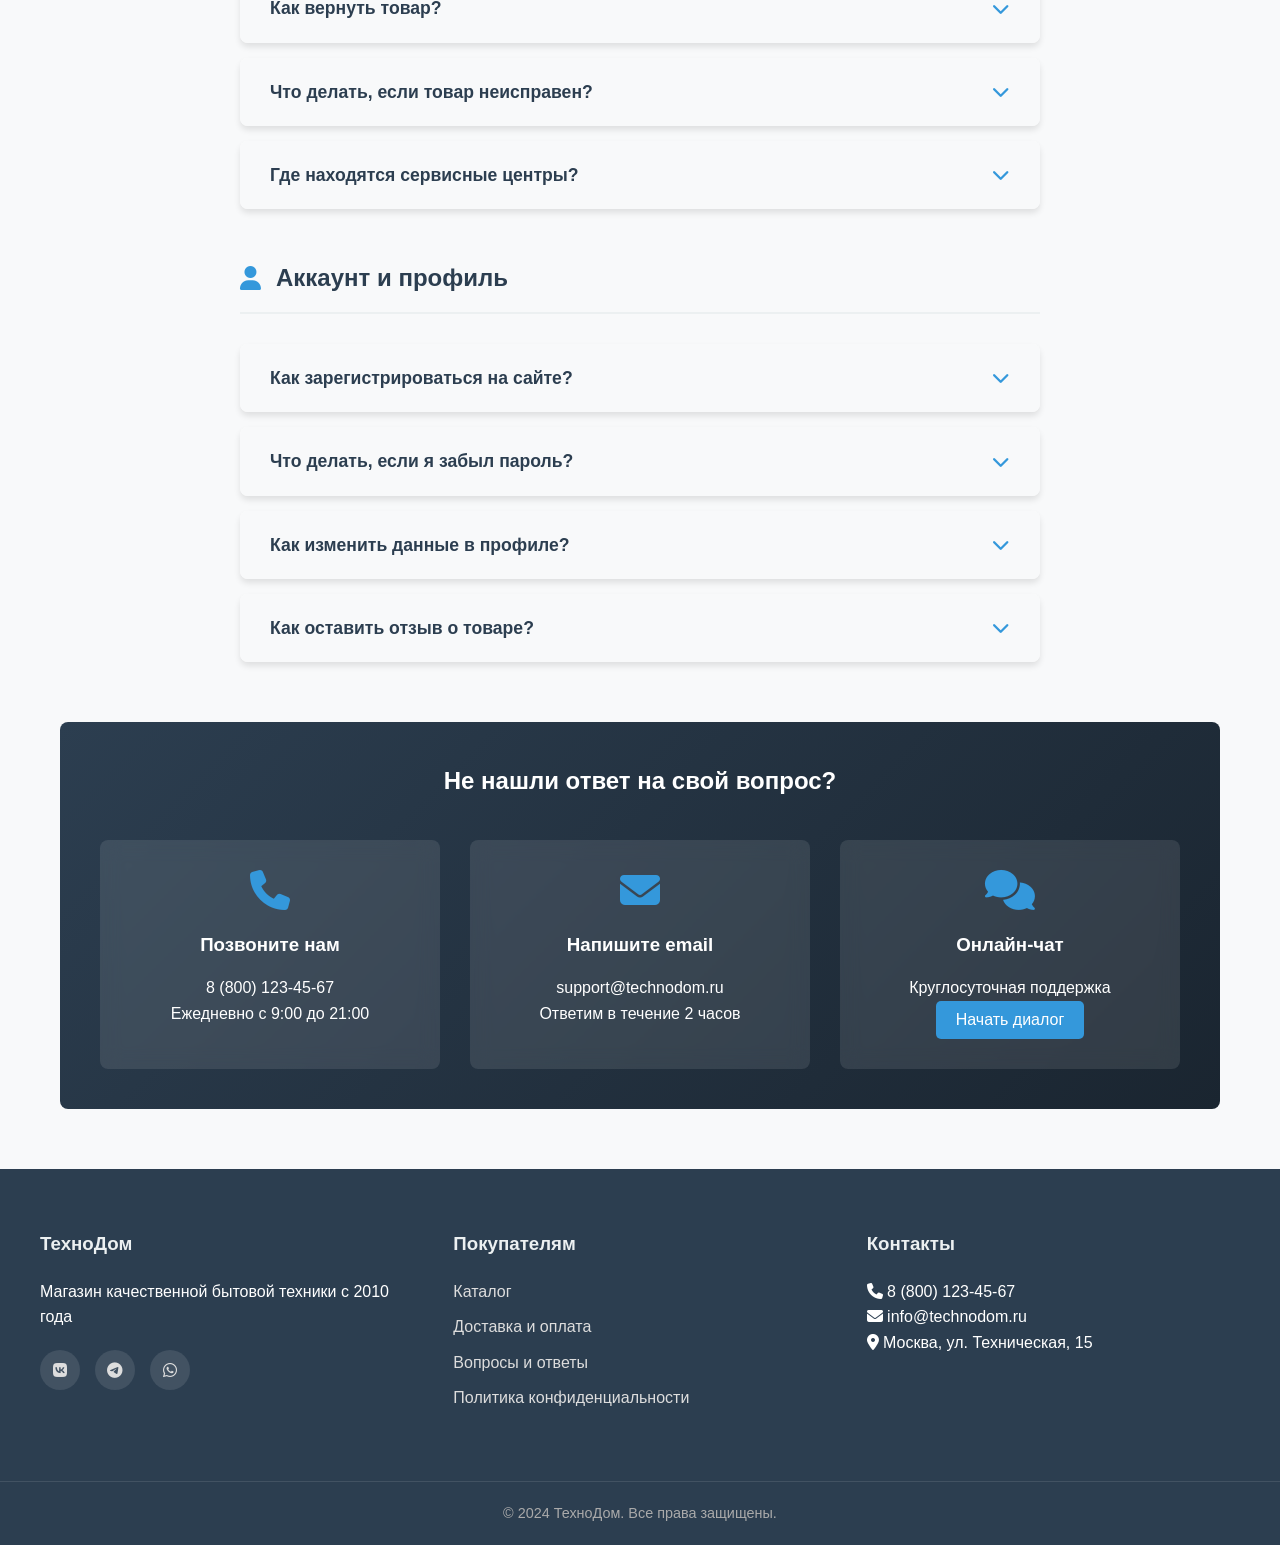
<file: pages/faq.html>
<!DOCTYPE html>
<html lang="ru">
<head>
    <meta charset="UTF-8">
    <meta name="viewport" content="width=device-width, initial-scale=1.0">
    <title>FAQ - Частые вопросы - ТехноДом</title>
    <link rel="stylesheet" href="https://cdnjs.cloudflare.com/ajax/libs/font-awesome/6.4.0/css/all.min.css">
    <link rel="stylesheet" href="../css/style.css">
</head>
<body>
<header>
    <div class="container header-container">
        <div class="logo">
            <a href="../index.html">
                <i class="fas fa-home"></i>
                <span>ТехноДом</span>
            </a>
        </div>
        
        <nav>
            <ul>
                <li><a href="../index.html"><i class="fas fa-home"></i> Главная</a></li>
                <li><a href="../pages/catalog.html"><i class="fas fa-list"></i> Каталог</a></li>
                <li><a href="../pages/delivery.html"><i class="fas fa-truck"></i> Доставка</a></li>
                <li><a href="../pages/contacts.html"><i class="fas fa-phone"></i> Контакты</a></li>
                <li><a href="../pages/faq.html"><i class="fas fa-question-circle"></i> FAQ</a></li>
                <li><a href="../pages/about.html"><i class="fas fa-info-circle"></i> О нас</a></li>
                <li><a href="../pages/cart.html"><i class="fas fa-shopping-cart"></i> Корзина <span class="cart-count">0</span></a></li>
                <li><a href="../pages/favorites.html"><i class="fas fa-heart"></i> Избранное <span class="fav-count">0</span></a></li>
                <li><a href="../pages/account.html"><i class="fas fa-user"></i> Кабинет</a></li>
                <li><a href="../pages/admin.html"><i class="fas fa-cog"></i> Админка</a></li>
            </ul>
        </nav>
        
        <div class="mobile-menu-btn">
            <i class="fas fa-bars"></i>
        </div>
    </div>
</header>

    <main class="container">
        <div class="faq-header">
            <h1>Часто задаваемые вопросы</h1>
            <p>Найдите ответы на самые популярные вопросы</p>
        </div>
        
        <div class="faq-search">
            <input type="text" id="faq-search-input" placeholder="Поиск по вопросам...">
            <button id="faq-search-btn"><i class="fas fa-search"></i></button>
        </div>
        
        <div class="faq-categories">
            <button class="faq-category-btn active" data-category="all">Все вопросы</button>
            <button class="faq-category-btn" data-category="delivery">Доставка и оплата</button>
            <button class="faq-category-btn" data-category="products">Товары и заказы</button>
            <button class="faq-category-btn" data-category="warranty">Гарантия и возврат</button>
            <button class="faq-category-btn" data-category="account">Аккаунт и профиль</button>
        </div>
        
        <div class="faq-container">
            <!-- Доставка и оплата -->
            <div class="faq-section" data-category="delivery">
                <h2><i class="fas fa-truck"></i> Доставка и оплата</h2>
                
                <div class="faq-item">
                    <div class="faq-question" onclick="toggleFAQ(this)">
                        <span>Как осуществляется доставка?</span>
                        <i class="fas fa-chevron-down"></i>
                    </div>
                    <div class="faq-answer">
                        <p>Мы осуществляем доставку по всей России несколькими способами:</p>
                        <ul>
                            <li><strong>Курьерская доставка по Москве</strong> - в течение 1-2 рабочих дней</li>
                            <li><strong>Доставка по России</strong> - через транспортные компании (3-7 дней)</li>
                            <li><strong>Самовывоз</strong> - из наших пунктов выдачи в Москве</li>
                        </ul>
                        <p>Подробнее в разделе <a href="../pages/delivery.html">Доставка и оплата</a>.</p>
                    </div>
                </div>
                
                <div class="faq-item">
                    <div class="faq-question" onclick="toggleFAQ(this)">
                        <span>Сколько стоит доставка?</span>
                        <i class="fas fa-chevron-down"></i>
                    </div>
                    <div class="faq-answer">
                        <p>Стоимость доставки зависит от региона и суммы заказа:</p>
                        <ul>
                            <li>По Москве: бесплатно при заказе от 20 000 ₽, 500 ₽ при заказе до 20 000 ₽</li>
                            <li>По России: рассчитывается индивидуально, от 500 ₽</li>
                            <li>Самовывоз: бесплатно</li>
                        </ul>
                        <p>Точную стоимость доставки вы увидите при оформлении заказа.</p>
                    </div>
                </div>
                
                <div class="faq-item">
                    <div class="faq-question" onclick="toggleFAQ(this)">
                        <span>Какие способы оплаты доступны?</span>
                        <i class="fas fa-chevron-down"></i>
                    </div>
                    <div class="faq-answer">
                        <p>Мы принимаем следующие способы оплаты:</p>
                        <ul>
                            <li>Банковские карты (Visa, Mastercard, МИР)</li>
                            <li>Наличные курьеру (только для Москвы)</li>
                            <li>Онлайн-банкинг</li>
                            <li>Рассрочка 0% на 12 месяцев</li>
                            <li>Банковский перевод для юридических лиц</li>
                        </ul>
                    </div>
                </div>
                
                <div class="faq-item">
                    <div class="faq-question" onclick="toggleFAQ(this)">
                        <span>Можно ли изменить адрес доставки после оформления заказа?</span>
                        <i class="fas fa-chevron-down"></i>
                    </div>
                    <div class="faq-answer">
                        <p>Да, вы можете изменить адрес доставки до момента отправки заказа со склада. Для этого:</p>
                        <ol>
                            <li>Позвоните нам по телефону 8 (800) 123-45-67</li>
                            <li>Или напишите на delivery@technodom.ru</li>
                            <li>Укажите номер заказа и новый адрес доставки</li>
                        </ol>
                        <p>После отправки заказа изменение адреса может быть невозможно или потребует дополнительной оплаты.</p>
                    </div>
                </div>
            </div>
            
            <!-- Товары и заказы -->
            <div class="faq-section" data-category="products">
                <h2><i class="fas fa-box"></i> Товары и заказы</h2>
                
                <div class="faq-item">
                    <div class="faq-question" onclick="toggleFAQ(this)">
                        <span>Как отследить статус моего заказа?</span>
                        <i class="fas fa-chevron-down"></i>
                    </div>
                    <div class="faq-answer">
                        <p>Отследить статус заказа можно несколькими способами:</p>
                        <ul>
                            <li>В <a href="../pages/account.html#orders">личном кабинете</a> во вкладке "Мои заказы"</li>
                            <li>По номеру заказа на странице отслеживания</li>
                            <li>По телефону 8 (800) 123-45-67</li>
                            <li>По email - мы отправляем уведомления на каждом этапе</li>
                        </ul>
                    </div>
                </div>
                
                <div class="faq-item">
                    <div class="faq-question" onclick="toggleFAQ(this)">
                        <span>Что делать, если товара нет в наличии?</span>
                        <i class="fas fa-chevron-down"></i>
                    </div>
                    <div class="faq-answer">
                        <p>Если товара нет в наличии:</p>
                        <ul>
                            <li>Вы можете оставить заявку на уведомление о поступлении</li>
                            <li>Наши менеджеры свяжутся с вами, когда товар появится на складе</li>
                            <li>Мы можем предложить аналогичный товар с похожими характеристиками</li>
                            <li>Сроки поступления товара обычно составляют 7-14 дней</li>
                        </ul>
                    </div>
                </div>
                
                <div class="faq-item">
                    <div class="faq-question" onclick="toggleFAQ(this)">
                        <span>Могу ли я отменить или изменить заказ?</span>
                        <i class="fas fa-chevron-down"></i>
                    </div>
                    <div class="faq-answer">
                        <p>Да, вы можете отменить или изменить заказ до его отправки:</p>
                        <ul>
                            <li><strong>Отмена заказа:</strong> в любое время до отправки</li>
                            <li><strong>Изменение состава заказа:</strong> до начала сборки</li>
                            <li><strong>Добавление товаров:</strong> возможно оформить новый заказ</li>
                        </ul>
                        <p>Для отмены или изменения заказа позвоните нам по телефону 8 (800) 123-45-67 или напишите на info@technodom.ru, указав номер заказа.</p>
                    </div>
                </div>
                
                <div class="faq-item">
                    <div class="faq-question" onclick="toggleFAQ(this)">
                        <span>Как узнать характеристики товара?</span>
                        <i class="fas fa-chevron-down"></i>
                    </div>
                    <div class="faq-answer">
                        <p>Полные характеристики каждого товара доступны:</p>
                        <ul>
                            <li>На странице товара во вкладке "Характеристики"</li>
                            <li>В технической документации (скачивается на странице товара)</li>
                            <li>У наших консультантов по телефону 8 (800) 123-45-67</li>
                            <li>В отзывах других покупателей</li>
                        </ul>
                        <p>Если вы не нашли нужную информацию, задайте вопрос через форму на странице товара.</p>
                    </div>
                </div>
            </div>
            
            <!-- Гарантия и возврат -->
            <div class="faq-section" data-category="warranty">
                <h2><i class="fas fa-shield-alt"></i> Гарантия и возврат</h2>
                
                <div class="faq-item">
                    <div class="faq-question" onclick="toggleFAQ(this)">
                        <span>Какой срок гарантии на товары?</span>
                        <i class="fas fa-chevron-down"></i>
                    </div>
                    <div class="faq-answer">
                        <p>На все товары действует официальная гарантия производителя:</p>
                        <ul>
                            <li><strong>Бытовая техника:</strong> 24 месяца</li>
                            <li><strong>Электроника:</strong> 12 месяцев</li>
                            <li><strong>Аксессуары:</strong> 6 месяцев</li>
                        </ul>
                        <p>Гарантийный талон и чек необходимо сохранять. Гарантия не распространяется на повреждения, вызванные неправильной эксплуатацией.</p>
                    </div>
                </div>
                
                <div class="faq-item">
                    <div class="faq-question" onclick="toggleFAQ(this)">
                        <span>Как вернуть товар?</span>
                        <i class="fas fa-chevron-down"></i>
                    </div>
                    <div class="faq-answer">
                        <p>Вы можете вернуть товар в течение 14 дней с момента получения:</p>
                        <ol>
                            <li>Товар должен быть в оригинальной упаковке со всеми комплектующими</li>
                            <li>На товаре не должно быть следов использования</li>
                            <li>Сохраните все документы: чек, гарантийный талон</li>
                            <li>Напишите заявление на возврат</li>
                        </ol>
                        <p>Для инициализации возврата позвоните нам по телефону 8 (800) 123-45-67.</p>
                    </div>
                </div>
                
                <div class="faq-item">
                    <div class="faq-question" onclick="toggleFAQ(this)">
                        <span>Что делать, если товар неисправен?</span>
                        <i class="fas fa-chevron-down"></i>
                    </div>
                    <div class="faq-answer">
                        <p>Если товар оказался неисправен:</p>
                        <ol>
                            <li>Немедленно прекратите использование</li>
                            <li>Свяжитесь с нами по телефону 8 (800) 123-45-67</li>
                            <li>Предоставьте фото/видео неисправности</li>
                            <li>Сохраните все документы и упаковку</li>
                        </ol>
                        <p>Мы организуем выезд мастера для диагностики или заберем товар на проверку в сервисный центр.</p>
                    </div>
                </div>
                
                <div class="faq-item">
                    <div class="faq-question" onclick="toggleFAQ(this)">
                        <span>Где находятся сервисные центры?</span>
                        <i class="fas fa-chevron-down"></i>
                    </div>
                    <div class="faq-answer">
                        <p>У нас есть сеть авторизованных сервисных центров:</p>
                        <ul>
                            <li><strong>Москва:</strong> 5 центров в разных районах</li>
                            <li><strong>Санкт-Петербург:</strong> 3 центра</li>
                            <li><strong>Другие города:</strong> более 50 центров по всей России</li>
                        </ul>
                        <p>Адрес ближайшего сервисного центра вы можете узнать по телефону 8 (800) 123-45-67 или в личном кабинете после регистрации гарантии.</p>
                    </div>
                </div>
            </div>
            
            <!-- Аккаунт и профиль -->
            <div class="faq-section" data-category="account">
                <h2><i class="fas fa-user"></i> Аккаунт и профиль</h2>
                
                <div class="faq-item">
                    <div class="faq-question" onclick="toggleFAQ(this)">
                        <span>Как зарегистрироваться на сайте?</span>
                        <i class="fas fa-chevron-down"></i>
                    </div>
                    <div class="faq-answer">
                        <p>Регистрация на сайте очень проста:</p>
                        <ol>
                            <li>Нажмите кнопку "Кабинет" в верхнем меню</li>
                            <li>Выберите "Зарегистрироваться"</li>
                            <li>Заполните форму: email, пароль, имя</li>
                            <li>Подтвердите регистрацию по ссылке в email</li>
                        </ol>
                        <p>После регистрации вы получите доступ к личному кабинету, истории заказов и сможете оставлять отзывы.</p>
                    </div>
                </div>
                
                <div class="faq-item">
                    <div class="faq-question" onclick="toggleFAQ(this)">
                        <span>Что делать, если я забыл пароль?</span>
                        <i class="fas fa-chevron-down"></i>
                    </div>
                    <div class="faq-answer">
                        <p>Если вы забыли пароль:</p>
                        <ol>
                            <li>На странице входа нажмите "Забыли пароль?"</li>
                            <li>Введите email, указанный при регистрации</li>
                            <li>Проверьте почту - мы отправим ссылку для восстановления</li>
                            <li>Перейдите по ссылке и создайте новый пароль</li>
                        </ol>
                        <p>Если email недоступен, свяжитесь с нами по телефону 8 (800) 123-45-67.</p>
                    </div>
                </div>
                
                <div class="faq-item">
                    <div class="faq-question" onclick="toggleFAQ(this)">
                        <span>Как изменить данные в профиле?</span>
                        <i class="fas fa-chevron-down"></i>
                    </div>
                    <div class="faq-answer">
                        <p>Изменить данные профиля можно в личном кабинете:</p>
                        <ol>
                            <li>Зайдите в <a href="../pages/account.html">личный кабинет</a></li>
                            <li>Выберите вкладку "Профиль"</li>
                            <li>Нажмите кнопку "Редактировать"</li>
                            <li>Внесите необходимые изменения</li>
                            <li>Сохраните изменения</li>
                        </ol>
                        <p>Вы можете изменить имя, email, телефон, пароль и настройки уведомлений.</p>
                    </div>
                </div>
                
                <div class="faq-item">
                    <div class="faq-question" onclick="toggleFAQ(this)">
                        <span>Как оставить отзыв о товаре?</span>
                        <i class="fas fa-chevron-down"></i>
                    </div>
                    <div class="faq-answer">
                        <p>Оставить отзыв может только зарегистрированный пользователь, который приобрел товар:</p>
                        <ol>
                            <li>Зайдите на страницу товара</li>
                            <li>Перейдите на вкладку "Отзывы"</li>
                            <li>Нажмите кнопку "Написать отзыв"</li>
                            <li>Заполните форму: оценка, текст, достоинства/недостатки</li>
                            <li>Нажмите "Отправить отзыв"</li>
                        </ol>
                        <p>Все отзывы проходят модерацию. После проверки отзыв появится на сайте.</p>
                    </div>
                </div>
            </div>
        </div>
        
        <div class="faq-contact">
            <h2>Не нашли ответ на свой вопрос?</h2>
            <div class="contact-options">
                <div class="contact-option">
                    <i class="fas fa-phone"></i>
                    <h3>Позвоните нам</h3>
                    <p>8 (800) 123-45-67</p>
                    <p>Ежедневно с 9:00 до 21:00</p>
                </div>
                
                <div class="contact-option">
                    <i class="fas fa-envelope"></i>
                    <h3>Напишите email</h3>
                    <p>support@technodom.ru</p>
                    <p>Ответим в течение 2 часов</p>
                </div>
                
                <div class="contact-option">
                    <i class="fas fa-comments"></i>
                    <h3>Онлайн-чат</h3>
                    <p>Круглосуточная поддержка</p>
                    <button class="btn btn-primary" onclick="openChat()">Начать диалог</button>
                </div>
            </div>
        </div>
    </main>

    <!-- Подвал -->
    <footer>
        <div class="container footer-container">
            <div class="footer-section">
                <h3>ТехноДом</h3>
                <p>Магазин качественной бытовой техники с 2010 года</p>
                <div class="social-links">
                    <a href="#"><i class="fab fa-vk"></i></a>
                    <a href="#"><i class="fab fa-telegram"></i></a>
                    <a href="#"><i class="fab fa-whatsapp"></i></a>
                </div>
            </div>
            
            <div class="footer-section">
                <h3>Покупателям</h3>
                <ul>
                    <li><a href="../САЙТ/pages/catalog.html">Каталог</a></li>
                    <li><a href="../САЙТ/pages/delivery.html">Доставка и оплата</a></li>
                    <li><a href="../САЙТ/pages/faq.html">Вопросы и ответы</a></li>
                    <li><a href="../САЙТ/pages/privacy.html">Политика конфиденциальности</a></li>
                </ul>
            </div>
            
            <div class="footer-section">
                <h3>Контакты</h3>
                <p><i class="fas fa-phone"></i> 8 (800) 123-45-67</p>
                <p><i class="fas fa-envelope"></i> info@technodom.ru</p>
                <p><i class="fas fa-map-marker-alt"></i> Москва, ул. Техническая, 15</p>
            </div>
        </div>
        
        <div class="footer-bottom">
            <p>&copy; 2024 ТехноДом. Все права защищены.</p>
        </div>
    </footer>

    <script src="../js/script.js"></script>
    <script>
        document.addEventListener('DOMContentLoaded', function() {
            updateCartCount();
            updateFavCount();
            
            const mobileMenuBtn = document.querySelector('.mobile-menu-btn');
            const nav = document.querySelector('nav ul');
            
            mobileMenuBtn.addEventListener('click', function() {
                nav.classList.toggle('show');
            });
            
            // Инициализация FAQ
            initFAQ();
            
            // Поиск по FAQ
            document.getElementById('faq-search-btn').addEventListener('click', searchFAQ);
            document.getElementById('faq-search-input').addEventListener('keyup', function(e) {
                if (e.key === 'Enter') searchFAQ();
            });
            
            // Фильтрация по категориям
            document.querySelectorAll('.faq-category-btn').forEach(btn => {
                btn.addEventListener('click', function() {
                    const category = this.getAttribute('data-category');
                    filterFAQByCategory(category);
                    
                    // Обновление активной кнопки
                    document.querySelectorAll('.faq-category-btn').forEach(b => {
                        b.classList.remove('active');
                    });
                    this.classList.add('active');
                });
            });
        });
        
        function initFAQ() {
            document.querySelectorAll('.faq-item').forEach(item => {
                item.addEventListener('click', function(e) {
                    if (!e.target.classList.contains('faq-question')) return;
                    this.classList.toggle('active');
                });
            });
        }
        
        function toggleFAQ(element) {
            const item = element.parentElement;
            item.classList.toggle('active');
        }
        
        function searchFAQ() {
            const searchTerm = document.getElementById('faq-search-input').value.toLowerCase();
            
            document.querySelectorAll('.faq-item').forEach(item => {
                const question = item.querySelector('.faq-question span').textContent.toLowerCase();
                const answer = item.querySelector('.faq-answer').textContent.toLowerCase();
                
                if (question.includes(searchTerm) || answer.includes(searchTerm)) {
                    item.style.display = 'block';
                    // Раскрываем найденный вопрос
                    if (searchTerm && !item.classList.contains('active')) {
                        item.classList.add('active');
                    }
                } else {
                    item.style.display = 'none';
                }
            });
            
            // Показываем/скрываем разделы
            document.querySelectorAll('.faq-section').forEach(section => {
                const visibleItems = section.querySelectorAll('.faq-item[style="display: block"]').length;
                section.style.display = visibleItems > 0 ? 'block' : 'none';
            });
        }
        
        function filterFAQByCategory(category) {
            document.querySelectorAll('.faq-section').forEach(section => {
                if (category === 'all' || section.getAttribute('data-category') === category) {
                    section.style.display = 'block';
                    section.querySelectorAll('.faq-item').forEach(item => {
                        item.style.display = 'block';
                    });
                } else {
                    section.style.display = 'none';
                }
            });
        }
        
        function openChat() {
            alert('Онлайн-чат откроется в новом окне. В реальном проекте здесь будет интеграция с чат-виджетом.');
        }
        
        // Стили для FAQ
        const style = document.createElement('style');
        style.textContent = `
            .faq-header {
                text-align: center;
                margin-bottom: 40px;
                padding: 40px 0;
                background: linear-gradient(135deg, var(--secondary), #2980b9);
                color: white;
                border-radius: var(--border-radius);
            }
            
            .faq-search {
                display: flex;
                max-width: 600px;
                margin: 0 auto 40px;
            }
            
            .faq-search input {
                flex: 1;
                padding: 15px 20px;
                border: 2px solid var(--secondary);
                border-radius: var(--border-radius) 0 0 var(--border-radius);
                font-size: 1rem;
            }
            
            .faq-search button {
                padding: 15px 25px;
                background: var(--secondary);
                color: white;
                border: none;
                border-radius: 0 var(--border-radius) var(--border-radius) 0;
                cursor: pointer;
                font-size: 1.1rem;
            }
            
            .faq-categories {
                display: flex;
                justify-content: center;
                flex-wrap: wrap;
                gap: 10px;
                margin-bottom: 40px;
            }
            
            .faq-category-btn {
                padding: 12px 24px;
                background: white;
                border: 2px solid var(--light);
                border-radius: var(--border-radius);
                cursor: pointer;
                font-weight: 500;
                transition: var(--transition);
            }
            
            .faq-category-btn:hover,
            .faq-category-btn.active {
                background: var(--secondary);
                color: white;
                border-color: var(--secondary);
            }
            
            .faq-section {
                margin-bottom: 50px;
            }
            
            .faq-section h2 {
                display: flex;
                align-items: center;
                gap: 15px;
                margin-bottom: 30px;
                color: var(--dark);
                padding-bottom: 15px;
                border-bottom: 2px solid var(--light);
            }
            
            .faq-section h2 i {
                color: var(--secondary);
            }
            
            .faq-item {
                background: white;
                margin-bottom: 15px;
                border-radius: var(--border-radius);
                box-shadow: var(--shadow);
                overflow: hidden;
                transition: var(--transition);
            }
            
            .faq-item:hover {
                box-shadow: var(--shadow-hover);
            }
            
            .faq-question {
                padding: 20px 30px;
                font-size: 1.1rem;
                font-weight: 600;
                color: var(--dark);
                cursor: pointer;
                display: flex;
                justify-content: space-between;
                align-items: center;
                transition: var(--transition);
                background: var(--light-gray);
            }
            
            .faq-question:hover {
                background: #e8f4fc;
            }
            
            .faq-question i {
                transition: var(--transition);
                color: var(--secondary);
            }
            
            .faq-item.active .faq-question i {
                transform: rotate(180deg);
            }
            
            .faq-answer {
                padding: 0 30px;
                max-height: 0;
                overflow: hidden;
                transition: max-height 0.3s ease;
            }
            
            .faq-item.active .faq-answer {
                padding: 20px 30px;
                max-height: 1000px;
            }
            
            .faq-answer ul, .faq-answer ol {
                margin: 15px 0;
                padding-left: 20px;
            }
            
            .faq-answer li {
                margin-bottom: 10px;
                line-height: 1.6;
            }
            
            .faq-answer a {
                color: var(--secondary);
                text-decoration: none;
            }
            
            .faq-answer a:hover {
                text-decoration: underline;
            }
            
            .faq-contact {
                margin: 60px 0;
                padding: 40px;
                background: linear-gradient(135deg, var(--primary), #1a2530);
                color: white;
                border-radius: var(--border-radius);
                text-align: center;
            }
            
            .contact-options {
                display: grid;
                grid-template-columns: repeat(auto-fit, minmax(300px, 1fr));
                gap: 30px;
                margin-top: 40px;
            }
            
            .contact-option {
                background: rgba(255,255,255,0.1);
                padding: 30px;
                border-radius: var(--border-radius);
                backdrop-filter: blur(10px);
            }
            
            .contact-option i {
                font-size: 2.5rem;
                margin-bottom: 20px;
                color: var(--secondary);
            }
            
            .contact-option h3 {
                margin-bottom: 15px;
            }
            
            @media (max-width: 768px) {
                .faq-categories {
                    flex-direction: column;
                    align-items: stretch;
                }
                
                .faq-category-btn {
                    text-align: center;
                }
                
                .contact-options {
                    grid-template-columns: 1fr;
                }
                
                .faq-question {
                    padding: 15px 20px;
                    font-size: 1rem;
                }
                
                .faq-answer {
                    padding: 0 20px;
                }
                
                .faq-item.active .faq-answer {
                    padding: 15px 20px;
                }
            }
        `;
        document.head.appendChild(style);
    </script>
</body>
</html>
</file>
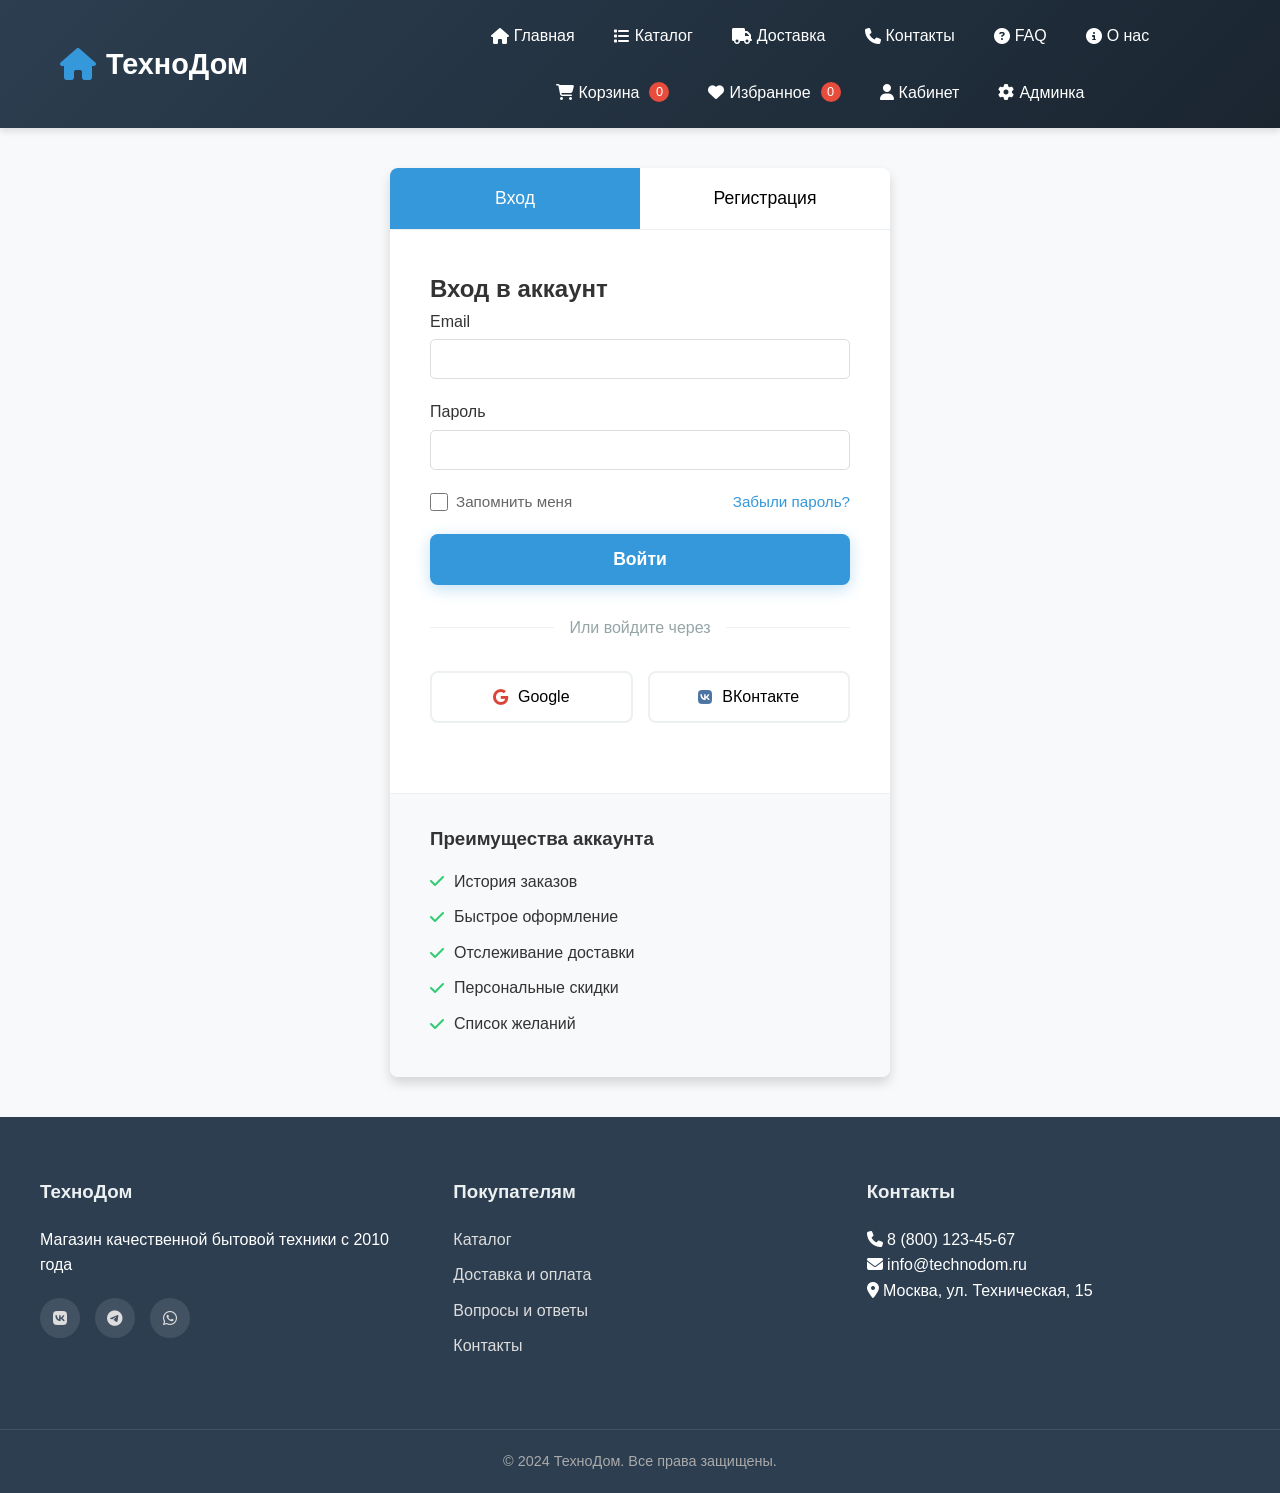
<file: pages/login.html>
<!DOCTYPE html>
<html lang="ru">
<head>
    <meta charset="UTF-8">
    <meta name="viewport" content="width=device-width, initial-scale=1.0">
    <title>Вход и регистрация - ТехноДом</title>
    <link rel="stylesheet" href="https://cdnjs.cloudflare.com/ajax/libs/font-awesome/6.4.0/css/all.min.css">
    <link rel="stylesheet" href="../css/style.css">
    <style>
    /* Стили для кнопок на странице логина */
    .btn-primary {
        display: block;
        width: 100%;
        padding: 15px;
        background: linear-gradient(135deg, #3498db, #2980b9);
        color: white;
        border: none;
        border-radius: 8px;
        font-size: 1.1rem;
        font-weight: 600;
        cursor: pointer;
        transition: all 0.3s ease;
        box-shadow: 0 4px 15px rgba(52, 152, 219, 0.3);
        margin-top: 20px;
    }
    
    .btn-primary:hover {
        background: linear-gradient(135deg, #2980b9, #1c6ea4);
        transform: translateY(-2px);
        box-shadow: 0 6px 20px rgba(52, 152, 219, 0.4);
    }
    
    .btn-primary:active {
        transform: translateY(0);
    }
    
    .social-btn {
        display: flex;
        align-items: center;
        justify-content: center;
        gap: 10px;
        width: 100%;
        padding: 12px;
        border: 2px solid #e0e0e0;
        background: white;
        border-radius: 8px;
        font-size: 1rem;
        font-weight: 500;
        cursor: pointer;
        transition: all 0.3s ease;
    }
    
    .social-btn:hover {
        border-color: #3498db;
        background: #f8f9fa;
    }
    
    .social-btn.google i {
        color: #DB4437;
    }
    
    .social-btn.vk i {
        color: #4C75A3;
    }
    
    .social-btn.google:hover {
        background: #DB4437;
        color: white;
        border-color: #DB4437;
    }
    
    .social-btn.google:hover i {
        color: white;
    }
    
    .social-btn.vk:hover {
        background: #4C75A3;
        color: white;
        border-color: #4C75A3;
    }
    
    .social-btn.vk:hover i {
        color: white;
    }
    
    /* Стили для кнопок в форме восстановления пароля */
    .form-actions {
        display: flex;
        gap: 15px;
        margin-top: 30px;
    }
    
    .form-actions .btn-outline {
        flex: 1;
        padding: 12px;
        background: white;
        border: 2px solid #3498db;
        color: #3498db;
        border-radius: 8px;
        font-size: 1rem;
        font-weight: 500;
        cursor: pointer;
        transition: all 0.3s ease;
    }
    
    .form-actions .btn-outline:hover {
        background: #f8f9fa;
    }
    
    .form-actions .btn-primary {
        flex: 1;
        margin-top: 0;
    }
    
    /* Стили для чекбоксов */
    .form-options {
        display: flex;
        justify-content: space-between;
        align-items: center;
        margin: 20px 0;
        font-size: 0.95rem;
    }
    
    .form-options label {
        display: flex;
        align-items: center;
        gap: 8px;
        cursor: pointer;
        color: #666;
    }
    
    .form-options input[type="checkbox"] {
        width: 18px;
        height: 18px;
        accent-color: #3498db;
    }
    
    .form-options a {
        color: #3498db;
        text-decoration: none;
        transition: all 0.3s ease;
    }
    
    .form-options a:hover {
        text-decoration: underline;
        color: #2980b9;
    }
    
    /* Адаптивность для кнопок */
    @media (max-width: 576px) {
        .social-auth {
            flex-direction: column;
        }
        
        .form-actions {
            flex-direction: column;
        }
        
        .form-actions .btn-outline,
        .form-actions .btn-primary {
            width: 100%;
        }
        
        .form-options {
            flex-direction: column;
            align-items: flex-start;
            gap: 15px;
        }
        
        .form-options a {
            align-self: flex-end;
        }
    }
    
    /* Анимация для кнопок */
    @keyframes pulse {
        0% {
            transform: scale(1);
        }
        50% {
            transform: scale(1.05);
        }
        100% {
            transform: scale(1);
        }
    }
    
    .btn-primary.pulse {
        animation: pulse 1.5s infinite;
    }
    
    /* Дополнительные эффекты при фокусе */
    .btn-primary:focus,
    .social-btn:focus,
    .form-actions .btn-outline:focus {
        outline: none;
        box-shadow: 0 0 0 3px rgba(52, 152, 219, 0.3);
    }
    
    /* Стили для кнопок вкладок */
    .auth-tab {
        position: relative;
        overflow: hidden;
        transition: all 0.3s ease;
    }
    
    .auth-tab.active {
        position: relative;
    }
    
    .auth-tab.active::after {
        content: '';
        position: absolute;
        bottom: 0;
        left: 0;
        width: 100%;
        height: 3px;
        background: #3498db;
        animation: slideIn 0.3s ease;
    }
    
    @keyframes slideIn {
        from {
            transform: translateX(-100%);
        }
        to {
            transform: translateX(0);
        }
    }
</style>
</head>
<body>
<header>
    <div class="container header-container">
        <div class="logo">
            <a href="../index.html">
                <i class="fas fa-home"></i>
                <span>ТехноДом</span>
            </a>
        </div>
        
        <nav>
            <ul>
                <li><a href="../index.html"><i class="fas fa-home"></i> Главная</a></li>
                <li><a href="../pages/catalog.html"><i class="fas fa-list"></i> Каталог</a></li>
                <li><a href="../pages/delivery.html"><i class="fas fa-truck"></i> Доставка</a></li>
                <li><a href="../pages/contacts.html"><i class="fas fa-phone"></i> Контакты</a></li>
                <li><a href="../pages/faq.html"><i class="fas fa-question-circle"></i> FAQ</a></li>
                <li><a href="../pages/about.html"><i class="fas fa-info-circle"></i> О нас</a></li>
                <li><a href="../pages/cart.html"><i class="fas fa-shopping-cart"></i> Корзина <span class="cart-count">0</span></a></li>
                <li><a href="../pages/favorites.html"><i class="fas fa-heart"></i> Избранное <span class="fav-count">0</span></a></li>
                <li><a href="../pages/account.html"><i class="fas fa-user"></i> Кабинет</a></li>
                <li><a href="../pages/admin.html"><i class="fas fa-cog"></i> Админка</a></li>
            </ul>
        </nav>
        
        <div class="mobile-menu-btn">
            <i class="fas fa-bars"></i>
        </div>
    </div>
</header>

    <main class="container">
        <div class="auth-container">
            <div class="auth-tabs">
                <button class="auth-tab active" data-tab="login">Вход</button>
                <button class="auth-tab" data-tab="register">Регистрация</button>
            </div>
            
            <!-- Форма входа -->
            <div id="login-form" class="auth-form active">
                <h2>Вход в аккаунт</h2>
                <form id="loginForm">
                    <div class="form-group">
                        <label>Email</label>
                        <input type="email" id="login-email" required>
                    </div>
                    
                    <div class="form-group">
                        <label>Пароль</label>
                        <input type="password" id="login-password" required>
                    </div>
                    
                    <div class="form-options">
                        <label>
                            <input type="checkbox" id="remember-me"> Запомнить меня
                        </label>
                        <a href="#" onclick="showForgotPassword()">Забыли пароль?</a>
                    </div>
                    
                    <button type="submit" class="btn-primary">Войти</button>
                </form>
                
                <div class="auth-divider">
                    <span>Или войдите через</span>
                </div>
                
                <div class="social-auth">
                    <button class="social-btn google">
                        <i class="fab fa-google"></i> Google
                    </button>
                    <button class="social-btn vk">
                        <i class="fab fa-vk"></i> ВКонтакте
                    </button>
                </div>
            </div>
            
            <!-- Форма регистрации -->
            <div id="register-form" class="auth-form">
                <h2>Создать аккаунт</h2>
                <form id="registerForm">
                    <div class="form-row">
                        <div class="form-group">
                            <label>Имя</label>
                            <input type="text" id="register-firstname" required>
                        </div>
                        <div class="form-group">
                            <label>Фамилия</label>
                            <input type="text" id="register-lastname" required>
                        </div>
                    </div>
                    
                    <div class="form-group">
                        <label>Email</label>
                        <input type="email" id="register-email" required>
                    </div>
                    
                    <div class="form-group">
                        <label>Телефон</label>
                        <input type="tel" id="register-phone" required>
                    </div>
                    
                    <div class="form-row">
                        <div class="form-group">
                            <label>Пароль</label>
                            <input type="password" id="register-password" required>
                        </div>
                        <div class="form-group">
                            <label>Повторите пароль</label>
                            <input type="password" id="register-password-confirm" required>
                        </div>
                    </div>
                    
                    <div class="form-group">
                        <label>
                            <input type="checkbox" id="agree-terms" required>
                            Я соглашаюсь с <a href="../pages/privacy.html">политикой конфиденциальности</a> и 
                            <a href="../pages/terms.html">правилами пользования</a>
                        </label>
                    </div>
                    
                    <button type="submit" class="btn-primary">Зарегистрироваться</button>
                </form>
            </div>
            
            <!-- Форма восстановления пароля -->
            <div id="forgot-form" class="auth-form">
                <h2>Восстановление пароля</h2>
                <p>Введите email, указанный при регистрации</p>
                <form id="forgotForm">
                    <div class="form-group">
                        <label>Email</label>
                        <input type="email" id="forgot-email" required>
                    </div>
                    
                    <div class="form-actions">
                        <button type="button" class="btn-outline" onclick="backToLogin()">Назад</button>
                        <button type="submit" class="btn-primary">Восстановить</button>
                    </div>
                </form>
            </div>
            
            <div class="auth-benefits">
                <h3>Преимущества аккаунта</h3>
                <ul>
                    <li><i class="fas fa-check"></i> История заказов</li>
                    <li><i class="fas fa-check"></i> Быстрое оформление</li>
                    <li><i class="fas fa-check"></i> Отслеживание доставки</li>
                    <li><i class="fas fa-check"></i> Персональные скидки</li>
                    <li><i class="fas fa-check"></i> Список желаний</li>
                </ul>
            </div>
        </div>
    </main>

    <footer>
        <div class="container footer-container">
            <div class="footer-section">
                <h3>ТехноДом</h3>
                <p>Магазин качественной бытовой техники с 2010 года</p>
                <div class="social-links">
                    <a href="#"><i class="fab fa-vk"></i></a>
                    <a href="#"><i class="fab fa-telegram"></i></a>
                    <a href="#"><i class="fab fa-whatsapp"></i></a>
                </div>
            </div>
            
            <div class="footer-section">
                <h3>Покупателям</h3>
                <ul>
                    <li><a href="../pages/catalog.html">Каталог</a></li>
                    <li><a href="../pages/delivery.html">Доставка и оплата</a></li>
                    <li><a href="../pages/faq.html">Вопросы и ответы</a></li>
                    <li><a href="../pages/contacts.html">Контакты</a></li>
                </ul>
            </div>
            
            <div class="footer-section">
                <h3>Контакты</h3>
                <p><i class="fas fa-phone"></i> 8 (800) 123-45-67</p>
                <p><i class="fas fa-envelope"></i> info@technodom.ru</p>
                <p><i class="fas fa-map-marker-alt"></i> Москва, ул. Техническая, 15</p>
            </div>
        </div>
        
        <div class="footer-bottom">
            <p>&copy; 2024 ТехноДом. Все права защищены.</p>
        </div>
    </footer>

    <script src="../js/script.js"></script>
    <script>
        document.addEventListener('DOMContentLoaded', function() {
            updateCartCount();
            updateFavCount();
            
            const mobileMenuBtn = document.querySelector('.mobile-menu-btn');
            const nav = document.querySelector('nav ul');
            
            mobileMenuBtn.addEventListener('click', function() {
                nav.classList.toggle('show');
            });
            
            // Переключение вкладок
            document.querySelectorAll('.auth-tab').forEach(tab => {
                tab.addEventListener('click', function() {
                    const tabName = this.getAttribute('data-tab');
                    switchAuthTab(tabName);
                });
            });
            
            // Форма входа
            document.getElementById('loginForm').addEventListener('submit', function(e) {
                e.preventDefault();
                loginUser();
            });
            
            // Форма регистрации
            document.getElementById('registerForm').addEventListener('submit', function(e) {
                e.preventDefault();
                registerUser();
            });
            
            // Форма восстановления
            document.getElementById('forgotForm').addEventListener('submit', function(e) {
                e.preventDefault();
                resetPassword();
            });
            
            // Проверка авторизации
            const currentUser = JSON.parse(localStorage.getItem('currentUser'));
            if (currentUser) {
                window.location.href = 'account.html';
            }
        });
        
        function switchAuthTab(tabName) {
            // Скрыть все формы
            document.querySelectorAll('.auth-form').forEach(form => {
                form.classList.remove('active');
            });
            
            // Убрать активный класс у всех вкладок
            document.querySelectorAll('.auth-tab').forEach(tab => {
                tab.classList.remove('active');
            });
            
            // Показать выбранную форму
            document.getElementById(`${tabName}-form`).classList.add('active');
            
            // Активировать соответствующую вкладку
            document.querySelector(`.auth-tab[data-tab="${tabName}"]`).classList.add('active');
        }
        
        function showForgotPassword() {
            document.querySelectorAll('.auth-form').forEach(form => {
                form.classList.remove('active');
            });
            document.getElementById('forgot-form').classList.add('active');
            
            document.querySelectorAll('.auth-tab').forEach(tab => {
                tab.style.display = 'none';
            });
        }
        
        function backToLogin() {
            switchAuthTab('login');
            document.querySelectorAll('.auth-tab').forEach(tab => {
                tab.style.display = 'block';
            });
        }
        
        function loginUser() {
    const email = document.getElementById('login-email').value;
    const password = document.getElementById('login-password').value;
    
    // Получаем пользователей из localStorage
    const users = JSON.parse(localStorage.getItem('users')) || [];
    
    // Ищем пользователя
    const user = users.find(u => u.email === email && u.password === password);
    
    if (user) {
        // Сохраняем ПОЛНОСТЬЮ ВСЕ ДАННЫЕ пользователя
        localStorage.setItem('currentUser', JSON.stringify(user));
        
        // Проверяем, откуда пришел пользователь
        const redirectUrl = localStorage.getItem('redirectAfterLogin') || '../index.html';
        localStorage.removeItem('redirectAfterLogin');
        
        window.location.href = redirectUrl;
    } else {
        alert('Неверный email или пароль');
    }
}

        
        function registerUser() {
    const firstname = document.getElementById('register-firstname').value;
    const lastname = document.getElementById('register-lastname').value;
    const email = document.getElementById('register-email').value;
    const phone = document.getElementById('register-phone').value;
    const password = document.getElementById('register-password').value;
    const passwordConfirm = document.getElementById('register-password-confirm').value;
    
    // Проверка паролей
    if (password !== passwordConfirm) {
        alert('Пароли не совпадают');
        return;
    }
    
    // Проверка email
    const users = JSON.parse(localStorage.getItem('users')) || [];
    const existingUser = users.find(u => u.email === email);
    
    if (existingUser) {
        alert('Пользователь с таким email уже существует');
        return;
    }
    
    // Создание нового пользователя с ВСЕМИ полями
    const newUser = {
        id: Date.now(),
        name: `${firstname} ${lastname}`,
        email: email,
        phone: phone,
        password: password,
        role: 'user',
        regDate: new Date().toLocaleDateString('ru-RU'),
        address: ''
    };
    
    // Сохранение пользователя
    users.push(newUser);
    localStorage.setItem('users', JSON.stringify(users));
    
    // Автоматический вход - сохраняем ВСЕ ДАННЫЕ
    localStorage.setItem('currentUser', JSON.stringify(newUser));
    
    // Регистрация в админке
    updateAdminStats();
    
    alert('Регистрация успешна!');
    window.location.href = '../index.html';
}
        
        function resetPassword() {
            const email = document.getElementById('forgot-email').value;
            
            // Проверка существования email
            const users = JSON.parse(localStorage.getItem('users')) || [];
            const user = users.find(u => u.email === email);
            
            if (user) {
                alert(`На email ${email} отправлена инструкция по восстановлению пароля`);
                backToLogin();
            } else {
                alert('Пользователь с таким email не найден');
            }
        }
        
        function updateAdminStats() {
            // Обновление статистики пользователей в админке
            const stats = JSON.parse(localStorage.getItem('storeStats')) || {
                totalUsers: 0
            };
            
            stats.totalUsers += 1;
            localStorage.setItem('storeStats', JSON.stringify(stats));
        }
    </script>
    
    <style>
        .auth-container {
            max-width: 500px;
            margin: 40px auto;
            background: white;
            border-radius: var(--border-radius);
            box-shadow: var(--shadow-hover);
            overflow: hidden;
        }
        
        .auth-tabs {
            display: flex;
            border-bottom: 1px solid var(--light);
        }
        
        .auth-tab {
            flex: 1;
            padding: 20px;
            background: none;
            border: none;
            font-size: 1.1rem;
            font-weight: 500;
            cursor: pointer;
            transition: var(--transition);
        }
        
        .auth-tab.active {
            background: var(--secondary);
            color: white;
        }
        
        .auth-form {
            padding: 40px;
            display: none;
        }
        
        .auth-form.active {
            display: block;
        }
        
        .form-options {
            display: flex;
            justify-content: space-between;
            align-items: center;
            margin: 20px 0;
        }
        
        .form-options a {
            color: var(--secondary);
            text-decoration: none;
        }
        
        .form-options a:hover {
            text-decoration: underline;
        }
        
        .auth-divider {
            display: flex;
            align-items: center;
            margin: 30px 0;
            color: var(--gray);
        }
        
        .auth-divider:before,
        .auth-divider:after {
            content: '';
            flex: 1;
            height: 1px;
            background: var(--light);
        }
        
        .auth-divider span {
            padding: 0 15px;
        }
        
        .social-auth {
            display: flex;
            gap: 15px;
            margin-bottom: 30px;
        }
        
        .social-btn {
            flex: 1;
            padding: 15px;
            border: 2px solid var(--light);
            border-radius: var(--border-radius);
            background: white;
            cursor: pointer;
            font-weight: 500;
            transition: var(--transition);
        }
        
        .social-btn.google:hover {
            background: #db4437;
            color: white;
            border-color: #db4437;
        }
        
        .social-btn.vk:hover {
            background: #4c75a3;
            color: white;
            border-color: #4c75a3;
        }
        
        .auth-benefits {
            padding: 30px 40px;
            background: var(--light-gray);
            border-top: 1px solid var(--light);
        }
        
        .auth-benefits ul {
            list-style: none;
            margin-top: 15px;
        }
        
        .auth-benefits li {
            margin-bottom: 10px;
            display: flex;
            align-items: center;
        }
        
        .auth-benefits i {
            color: var(--success);
            margin-right: 10px;
        }
        
        @media (max-width: 576px) {
            .auth-container {
                margin: 20px;
            }
            
            .auth-form {
                padding: 30px 20px;
            }
            
            .social-auth {
                flex-direction: column;
            }
        }
    </style>
</body>
</html>
</file>
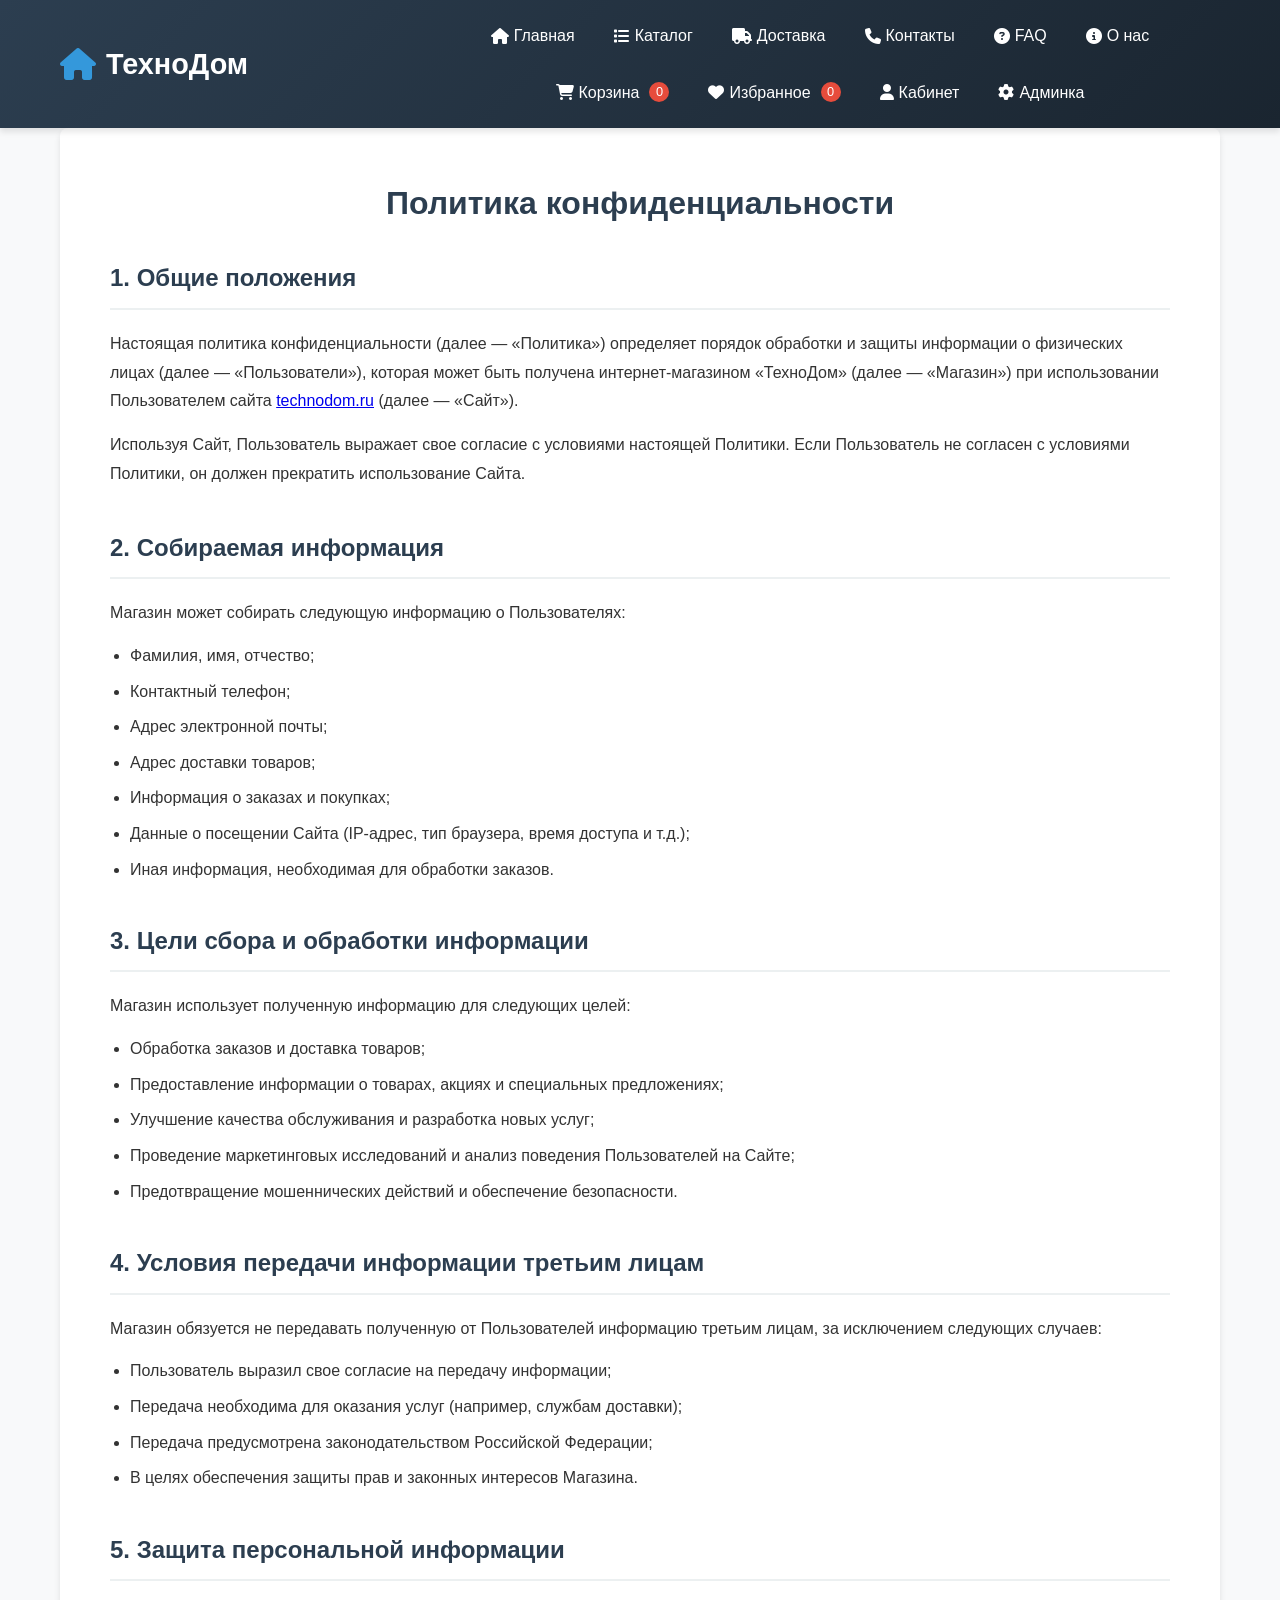
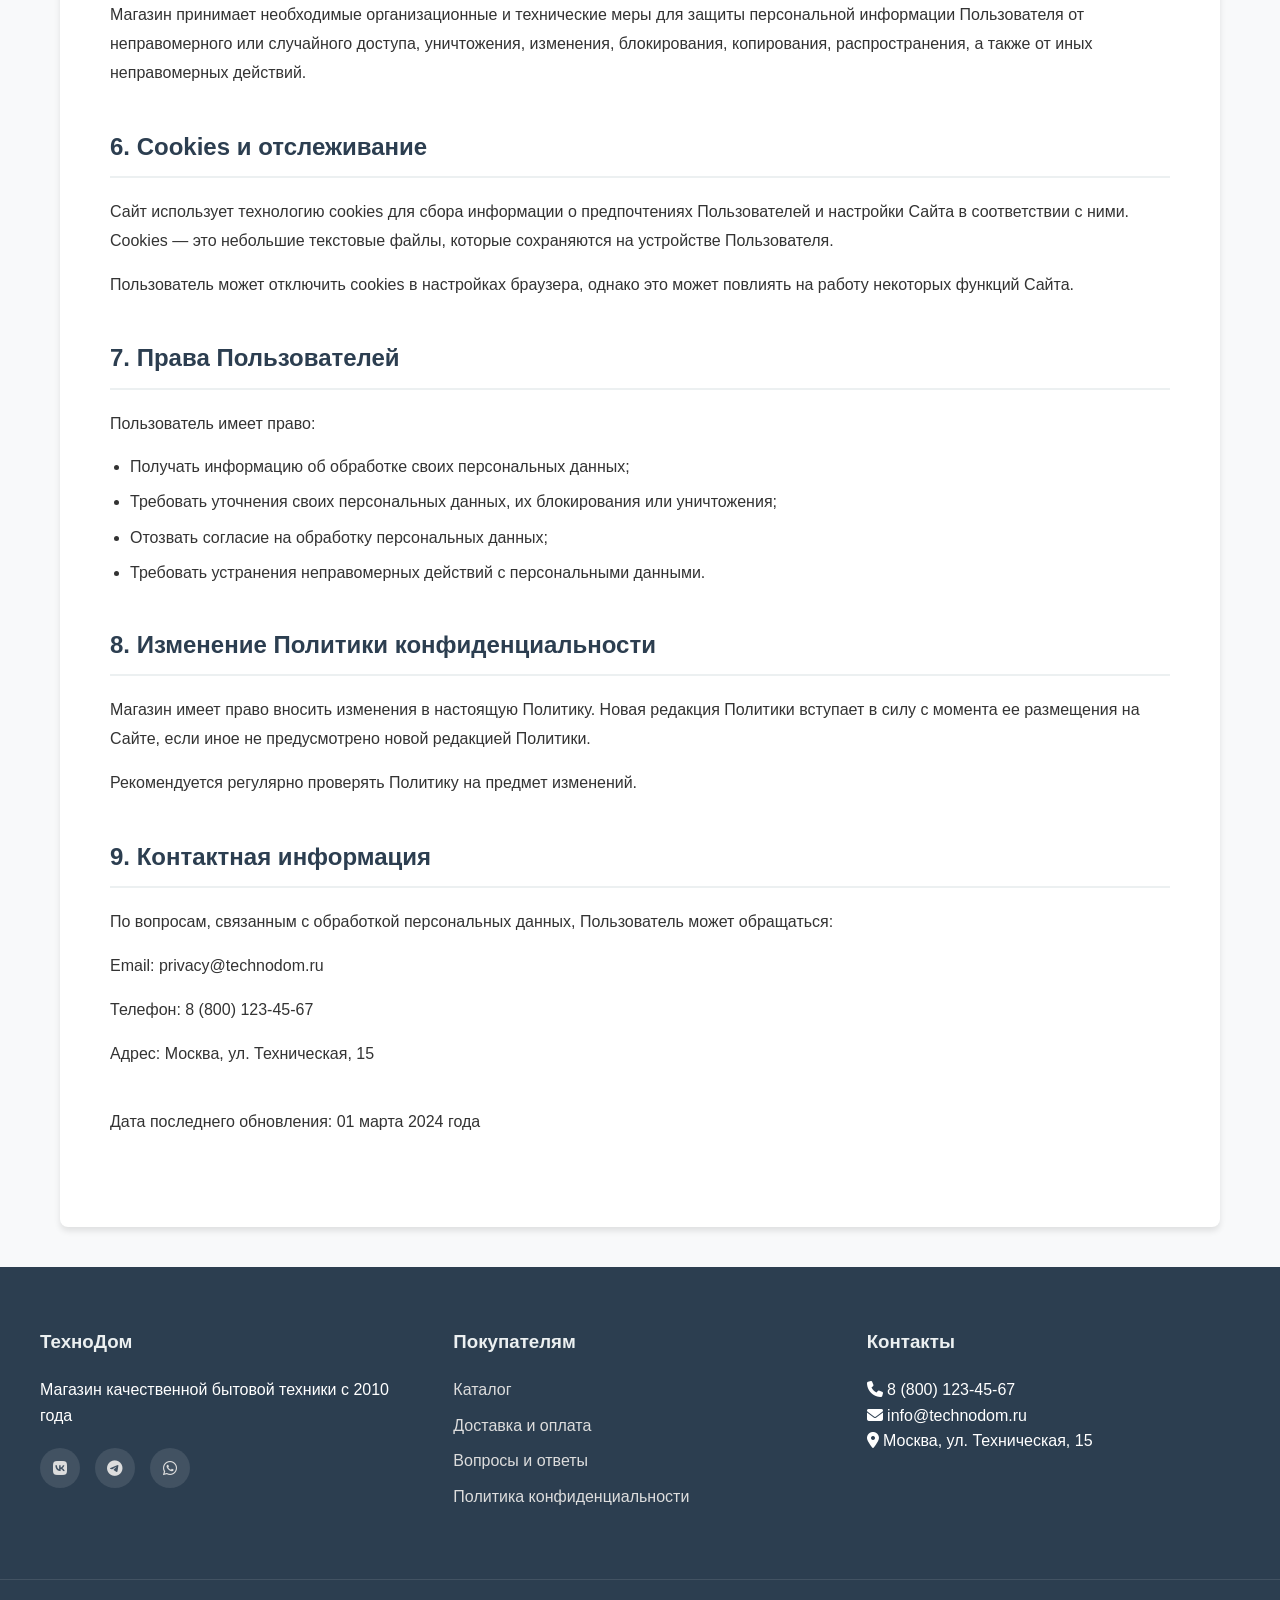
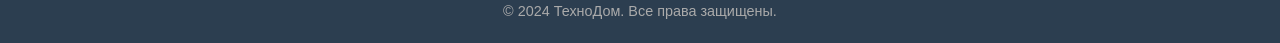
<file: pages/privacy.html>
<!DOCTYPE html>
<html lang="ru">
<head>
    <meta charset="UTF-8">
    <meta name="viewport" content="width=device-width, initial-scale=1.0">
    <title>Политика конфиденциальности - ТехноДом</title>
    <link rel="stylesheet" href="https://cdnjs.cloudflare.com/ajax/libs/font-awesome/6.4.0/css/all.min.css">
    <link rel="stylesheet" href="../css/style.css">
</head>
<body>
<header>
    <div class="container header-container">
        <div class="logo">
            <a href="../index.html">
                <i class="fas fa-home"></i>
                <span>ТехноДом</span>
            </a>
        </div>
        
        <nav>
            <ul>
                <li><a href="../index.html"><i class="fas fa-home"></i> Главная</a></li>
                <li><a href="../pages/catalog.html"><i class="fas fa-list"></i> Каталог</a></li>
                <li><a href="../pages/delivery.html"><i class="fas fa-truck"></i> Доставка</a></li>
                <li><a href="../pages/contacts.html"><i class="fas fa-phone"></i> Контакты</a></li>
                <li><a href="../pages/faq.html"><i class="fas fa-question-circle"></i> FAQ</a></li>
                <li><a href="../pages/about.html"><i class="fas fa-info-circle"></i> О нас</a></li>
                <li><a href="../pages/cart.html"><i class="fas fa-shopping-cart"></i> Корзина <span class="cart-count">0</span></a></li>
                <li><a href="../pages/favorites.html"><i class="fas fa-heart"></i> Избранное <span class="fav-count">0</span></a></li>
                <li><a href="../pages/account.html"><i class="fas fa-user"></i> Кабинет</a></li>
                <li><a href="../pages/admin.html"><i class="fas fa-cog"></i> Админка</a></li>
            </ul>
        </nav>
        
        <div class="mobile-menu-btn">
            <i class="fas fa-bars"></i>
        </div>
    </div>
</header>

    <main class="container">
        <div class="privacy-container">
            <h1>Политика конфиденциальности</h1>
            
            <div class="privacy-section">
                <h2>1. Общие положения</h2>
                <p>Настоящая политика конфиденциальности (далее — «Политика») определяет порядок обработки и защиты информации о физических лицах (далее — «Пользователи»), которая может быть получена интернет-магазином «ТехноДом» (далее — «Магазин») при использовании Пользователем сайта <a href="index.html">technodom.ru</a> (далее — «Сайт»).</p>
                <p>Используя Сайт, Пользователь выражает свое согласие с условиями настоящей Политики. Если Пользователь не согласен с условиями Политики, он должен прекратить использование Сайта.</p>
            </div>
            
            <div class="privacy-section">
                <h2>2. Собираемая информация</h2>
                <p>Магазин может собирать следующую информацию о Пользователях:</p>
                <ul>
                    <li>Фамилия, имя, отчество;</li>
                    <li>Контактный телефон;</li>
                    <li>Адрес электронной почты;</li>
                    <li>Адрес доставки товаров;</li>
                    <li>Информация о заказах и покупках;</li>
                    <li>Данные о посещении Сайта (IP-адрес, тип браузера, время доступа и т.д.);</li>
                    <li>Иная информация, необходимая для обработки заказов.</li>
                </ul>
            </div>
            
            <div class="privacy-section">
                <h2>3. Цели сбора и обработки информации</h2>
                <p>Магазин использует полученную информацию для следующих целей:</p>
                <ul>
                    <li>Обработка заказов и доставка товаров;</li>
                    <li>Предоставление информации о товарах, акциях и специальных предложениях;</li>
                    <li>Улучшение качества обслуживания и разработка новых услуг;</li>
                    <li>Проведение маркетинговых исследований и анализ поведения Пользователей на Сайте;</li>
                    <li>Предотвращение мошеннических действий и обеспечение безопасности.</li>
                </ul>
            </div>
            
            <div class="privacy-section">
                <h2>4. Условия передачи информации третьим лицам</h2>
                <p>Магазин обязуется не передавать полученную от Пользователей информацию третьим лицам, за исключением следующих случаев:</p>
                <ul>
                    <li>Пользователь выразил свое согласие на передачу информации;</li>
                    <li>Передача необходима для оказания услуг (например, службам доставки);</li>
                    <li>Передача предусмотрена законодательством Российской Федерации;</li>
                    <li>В целях обеспечения защиты прав и законных интересов Магазина.</li>
                </ul>
            </div>
            
            <div class="privacy-section">
                <h2>5. Защита персональной информации</h2>
                <p>Магазин принимает необходимые организационные и технические меры для защиты персональной информации Пользователя от неправомерного или случайного доступа, уничтожения, изменения, блокирования, копирования, распространения, а также от иных неправомерных действий.</p>
            </div>
            
            <div class="privacy-section">
                <h2>6. Cookies и отслеживание</h2>
                <p>Сайт использует технологию cookies для сбора информации о предпочтениях Пользователей и настройки Сайта в соответствии с ними. Cookies — это небольшие текстовые файлы, которые сохраняются на устройстве Пользователя.</p>
                <p>Пользователь может отключить cookies в настройках браузера, однако это может повлиять на работу некоторых функций Сайта.</p>
            </div>
            
            <div class="privacy-section">
                <h2>7. Права Пользователей</h2>
                <p>Пользователь имеет право:</p>
                <ul>
                    <li>Получать информацию об обработке своих персональных данных;</li>
                    <li>Требовать уточнения своих персональных данных, их блокирования или уничтожения;</li>
                    <li>Отозвать согласие на обработку персональных данных;</li>
                    <li>Требовать устранения неправомерных действий с персональными данными.</li>
                </ul>
            </div>
            
            <div class="privacy-section">
                <h2>8. Изменение Политики конфиденциальности</h2>
                <p>Магазин имеет право вносить изменения в настоящую Политику. Новая редакция Политики вступает в силу с момента ее размещения на Сайте, если иное не предусмотрено новой редакцией Политики.</p>
                <p>Рекомендуется регулярно проверять Политику на предмет изменений.</p>
            </div>
            
            <div class="privacy-section">
                <h2>9. Контактная информация</h2>
                <p>По вопросам, связанным с обработкой персональных данных, Пользователь может обращаться:</p>
                <p>Email: privacy@technodom.ru</p>
                <p>Телефон: 8 (800) 123-45-67</p>
                <p>Адрес: Москва, ул. Техническая, 15</p>
            </div>
            
            <div class="privacy-section">
                <p>Дата последнего обновления: 01 марта 2024 года</p>
            </div>
        </div>
    </main>

    <!-- Подвал -->
    <footer>
        <div class="container footer-container">
            <div class="footer-section">
                <h3>ТехноДом</h3>
                <p>Магазин качественной бытовой техники с 2010 года</p>
                <div class="social-links">
                    <a href="#"><i class="fab fa-vk"></i></a>
                    <a href="#"><i class="fab fa-telegram"></i></a>
                    <a href="#"><i class="fab fa-whatsapp"></i></a>
                </div>
            </div>
            
            <div class="footer-section">
                <h3>Покупателям</h3>
                <ul>
                    <li><a href="../САЙТ/pages/catalog.html">Каталог</a></li>
                    <li><a href="../САЙТ/pages/delivery.html">Доставка и оплата</a></li>
                    <li><a href="../САЙТ/pages/faq.html">Вопросы и ответы</a></li>
                    <li><a href="../САЙТ/pages/privacy.html">Политика конфиденциальности</a></li>
                </ul>
            </div>
            
            <div class="footer-section">
                <h3>Контакты</h3>
                <p><i class="fas fa-phone"></i> 8 (800) 123-45-67</p>
                <p><i class="fas fa-envelope"></i> info@technodom.ru</p>
                <p><i class="fas fa-map-marker-alt"></i> Москва, ул. Техническая, 15</p>
            </div>
        </div>
        
        <div class="footer-bottom">
            <p>&copy; 2024 ТехноДом. Все права защищены.</p>
        </div>
    </footer>

    <script src="../js/script.js"></script>
    <script>
        document.addEventListener('DOMContentLoaded', function() {
            updateCartCount();
            updateFavCount();
            
            const mobileMenuBtn = document.querySelector('.mobile-menu-btn');
            const nav = document.querySelector('nav ul');
            
            mobileMenuBtn.addEventListener('click', function() {
                nav.classList.toggle('show');
            });
        });
    </script>
</body>
</html>
</file>
<file: css/style.css>
/* Глобальные стили */
:root {
    --primary: #2c3e50;
    --secondary: #3498db;
    --accent: #e74c3c;
    --light: #ecf0f1;
    --dark: #2c3e50;
    --success: #2ecc71;
    --warning: #f39c12;
    --gray: #95a5a6;
    --light-gray: #f8f9fa;
    --shadow: 0 4px 6px rgba(0,0,0,0.1);
    --shadow-hover: 0 6px 12px rgba(0,0,0,0.15);
    --transition: all 0.3s ease;
    --border-radius: 8px;
}

* {
    margin: 0;
    padding: 0;
    box-sizing: border-box;
    font-family: 'Segoe UI', Tahoma, Geneva, Verdana, sans-serif;
}

body {
    background-color: var(--light-gray);
    color: #333;
    line-height: 1.6;
    min-height: 100vh;
    display: flex;
    flex-direction: column;
}

.container {
    width: 100%;
    max-width: 1200px;
    margin: 0 auto;
    padding: 0 20px;
}

/* Шапка */
header {
    background: linear-gradient(135deg, var(--primary), #1a2530);
    color: white;
    padding: 15px 0;
    box-shadow: var(--shadow);
    position: sticky;
    top: 0;
    z-index: 1000;
}

.header-container {
    display: flex;
    justify-content: space-between;
    align-items: center;
}

.logo a {
    display: flex;
    align-items: center;
    gap: 10px;
    font-size: 1.8rem;
    font-weight: 700;
    color: white;
    text-decoration: none;
}

.logo i {
    color: var(--secondary);
    font-size: 2rem;
}

nav ul {
    display: flex;
    list-style: none;
    gap: 15px;
    flex-wrap: wrap; /* Добавляем перенос на новую строку */
    max-width: 800px; /* Ограничиваем ширину */
    justify-content: center;
}

nav a {
    color: white;
    text-decoration: none;
    font-weight: 500;
    padding: 8px 12px;
    border-radius: var(--border-radius);
    transition: var(--transition);
    display: flex;
    align-items: center;
    gap: 5px;
    white-space: nowrap;
}

nav a:hover, nav a.active {
    background-color: rgba(255,255,255,0.1);
    color: var(--secondary);
}

.cart-count, .fav-count {
    background-color: var(--accent);
    color: white;
    border-radius: 50%;
    width: 20px;
    height: 20px;
    display: inline-flex;
    align-items: center;
    justify-content: center;
    font-size: 0.8rem;
    margin-left: 5px;
}

.mobile-menu-btn {
    display: none;
    font-size: 1.5rem;
    cursor: pointer;
    color: white;
}

/* Основное содержимое */
main {
    flex: 1;
    padding: 40px 0;
}

/* Герой-секция */
.hero {
    display: flex;
    align-items: center;
    justify-content: space-between;
    gap: 40px;
    margin-bottom: 60px;
    background: linear-gradient(135deg, #667eea 0%, #764ba2 100%);
    color: white;
    padding: 60px 40px;
    border-radius: var(--border-radius);
    box-shadow: var(--shadow);
}

.hero-content {
    flex: 1;
}

.hero h1 {
    font-size: 2.5rem;
    margin-bottom: 20px;
    line-height: 1.2;
}

.hero p {
    font-size: 1.2rem;
    margin-bottom: 30px;
    opacity: 0.9;
}

.hero-image {
    flex: 1;
    text-align: center;
}

.hero-image img {
    max-width: 100%;
    border-radius: var(--border-radius);
    box-shadow: var(--shadow-hover);
}

/* Кнопки */
.btn {
    padding: 12px 24px;
    border: none;
    border-radius: var(--border-radius);
    cursor: pointer;
    font-weight: 600;
    text-decoration: none;
    display: inline-flex;
    align-items: center;
    justify-content: center;
    gap: 8px;
    transition: var(--transition);
    font-size: 1rem;
}

.btn-primary {
    background-color: var(--secondary);
    color: white;
}

.btn-primary:hover {
    background-color: #2980b9;
    transform: translateY(-2px);
    box-shadow: var(--shadow-hover);
}

.btn-secondary {
    background-color: var(--light);
    color: var(--dark);
    border: 1px solid #ddd;
}

.btn-secondary:hover {
    background-color: #e0e0e0;
}

.btn-outline {
    background-color: transparent;
    border: 2px solid var(--secondary);
    color: var(--secondary);
}

.btn-outline:hover {
    background-color: var(--secondary);
    color: white;
}

.btn-lg {
    padding: 15px 30px;
    font-size: 1.1rem;
}

/* Фичи */
.features {
    display: grid;
    grid-template-columns: repeat(auto-fit, minmax(250px, 1fr));
    gap: 20px;
    margin-bottom: 60px;
}

.feature-card {
    background: white;
    padding: 30px;
    border-radius: var(--border-radius);
    text-align: center;
    box-shadow: var(--shadow);
    transition: var(--transition);
}

.feature-card:hover {
    transform: translateY(-5px);
    box-shadow: var(--shadow-hover);
}

.feature-card i {
    font-size: 2.5rem;
    color: var(--secondary);
    margin-bottom: 20px;
}

.feature-card h3 {
    margin-bottom: 10px;
    color: var(--dark);
}

/* Сетка товаров */
.products-grid {
    display: grid;
    grid-template-columns: repeat(auto-fill, minmax(280px, 1fr));
    gap: 30px;
    margin-bottom: 40px;
}

.product-card {
    background: white;
    border-radius: var(--border-radius);
    overflow: hidden;
    box-shadow: var(--shadow);
    transition: var(--transition);
    position: relative;
}

.product-card:hover {
    transform: translateY(-5px);
    box-shadow: var(--shadow-hover);
}

.product-image {
    position: relative;
    height: 200px;
    overflow: hidden;
}

.product-image img {
    width: 100%;
    height: 100%;
    object-fit: cover;
    transition: var(--transition);
}

.product-card:hover .product-image img {
    transform: scale(1.05);
}

.fav-btn {
    position: absolute;
    top: 10px;
    right: 10px;
    background: white;
    border: none;
    width: 36px;
    height: 36px;
    border-radius: 50%;
    display: flex;
    align-items: center;
    justify-content: center;
    cursor: pointer;
    box-shadow: var(--shadow);
    transition: var(--transition);
    color: var(--gray);
}

.fav-btn:hover, .fav-btn.active {
    color: var(--accent);
}

.discount-badge {
    position: absolute;
    top: 10px;
    left: 10px;
    background-color: var(--accent);
    color: white;
    padding: 5px 10px;
    border-radius: var(--border-radius);
    font-weight: bold;
    font-size: 0.9rem;
}

.product-info {
    padding: 20px;
}

.product-info h3 {
    margin-bottom: 10px;
    font-size: 1.1rem;
}

.product-info h3 a {
    color: var(--dark);
    text-decoration: none;
}

.product-info h3 a:hover {
    color: var(--secondary);
}

.product-rating {
    display: flex;
    align-items: center;
    gap: 5px;
    margin-bottom: 10px;
    color: var(--warning);
}

.product-description {
    color: var(--gray);
    font-size: 0.9rem;
    margin-bottom: 15px;
    display: -webkit-box;
    -webkit-line-clamp: 2;
    -webkit-box-orient: vertical;
    overflow: hidden;
}

.product-price {
    font-size: 1.3rem;
    font-weight: bold;
    color: var(--dark);
    margin-bottom: 15px;
}

.old-price {
    text-decoration: line-through;
    color: var(--gray);
    font-size: 1rem;
    margin-right: 10px;
}

.current-price {
    color: var(--accent);
}

/* Подвал */
footer {
    background-color: var(--dark);
    color: white;
    margin-top: auto;
}

.footer-container {
    display: grid;
    grid-template-columns: repeat(auto-fit, minmax(250px, 1fr));
    gap: 40px;
    padding: 60px 0;
}

.footer-section h3 {
    margin-bottom: 20px;
    color: var(--light);
}

.footer-section ul {
    list-style: none;
}

.footer-section ul li {
    margin-bottom: 10px;
}

.footer-section a {
    color: #ddd;
    text-decoration: none;
    transition: var(--transition);
}

.footer-section a:hover {
    color: var(--secondary);
}

.social-links {
    display: flex;
    gap: 15px;
    margin-top: 20px;
}

.social-links a {
    display: inline-flex;
    align-items: center;
    justify-content: center;
    width: 40px;
    height: 40px;
    background-color: rgba(255,255,255,0.1);
    border-radius: 50%;
    transition: var(--transition);
}

.social-links a:hover {
    background-color: var(--secondary);
    transform: translateY(-3px);
}

.footer-bottom {
    text-align: center;
    padding: 20px 0;
    border-top: 1px solid rgba(255,255,255,0.1);
    font-size: 0.9rem;
    color: #aaa;
}

.footer-bottom a {
    color: #ddd;
    text-decoration: none;
}

.footer-bottom a:hover {
    color: var(--secondary);
}

/* Заголовки секций */
.section-title, .page-title {
    margin-bottom: 30px;
    color: var(--dark);
    font-size: 2rem;
    position: relative;
    padding-bottom: 10px;
}

.section-title:after, .page-title:after {
    content: '';
    position: absolute;
    bottom: 0;
    left: 0;
    width: 60px;
    height: 3px;
    background-color: var(--secondary);
}

/* Категории */
.categories-grid {
    display: grid;
    grid-template-columns: repeat(auto-fit, minmax(250px, 1fr));
    gap: 20px;
    margin-bottom: 60px;
}

.category-card {
    background: white;
    padding: 30px;
    border-radius: var(--border-radius);
    text-align: center;
    box-shadow: var(--shadow);
    transition: var(--transition);
    text-decoration: none;
    color: inherit;
}

.category-card:hover {
    transform: translateY(-5px);
    box-shadow: var(--shadow-hover);
    color: var(--secondary);
}

.category-card i {
    font-size: 2.5rem;
    color: var(--secondary);
    margin-bottom: 20px;
}

.category-card h3 {
    margin-bottom: 10px;
}

/* Контролы каталога */
.catalog-controls {
    display: flex;
    justify-content: space-between;
    align-items: center;
    margin-bottom: 30px;
    flex-wrap: wrap;
    gap: 20px;
}

.search-box {
    display: flex;
    flex: 1;
    max-width: 400px;
}

.search-box input {
    flex: 1;
    padding: 12px 15px;
    border: 1px solid #ddd;
    border-radius: var(--border-radius) 0 0 var(--border-radius);
    font-size: 1rem;
}

.search-box button {
    padding: 12px 20px;
    background-color: var(--secondary);
    color: white;
    border: none;
    border-radius: 0 var(--border-radius) var(--border-radius) 0;
    cursor: pointer;
}

.filter-controls {
    display: flex;
    gap: 10px;
}

.filter-controls select {
    padding: 12px 15px;
    border: 1px solid #ddd;
    border-radius: var(--border-radius);
    font-size: 1rem;
    background-color: white;
    cursor: pointer;
}

/* Пагинация */
.pagination-container {
    display: flex;
    justify-content: center;
    align-items: center;
    gap: 5px;
    margin-top: 40px;
}

.pagination-container button {
    padding: 8px 15px;
    border: 1px solid #ddd;
    background-color: white;
    border-radius: var(--border-radius);
    cursor: pointer;
    transition: var(--transition);
}

.pagination-container button:hover {
    background-color: var(--light);
}

.pagination-container button.active {
    background-color: var(--secondary);
    color: white;
    border-color: var(--secondary);
}

/* Детальная страница товара */
.product-detail-container {
    display: grid;
    grid-template-columns: 1fr 1fr;
    gap: 40px;
    margin-bottom: 40px;
}

.product-gallery {
    position: relative;
}

.main-image {
    background: white;
    border-radius: var(--border-radius);
    overflow: hidden;
    box-shadow: var(--shadow);
}

.main-image img {
    width: 100%;
    height: auto;
    display: block;
}

.product-info-detail h1 {
    font-size: 2rem;
    margin-bottom: 20px;
    color: var(--dark);
}

.product-meta {
    display: flex;
    flex-direction: column;
    gap: 10px;
    margin-bottom: 20px;
}

.product-rating-large {
    display: flex;
    align-items: center;
    gap: 10px;
    font-size: 1.1rem;
    color: var(--warning);
}

.product-code {
    color: var(--gray);
    font-size: 0.9rem;
}

.product-availability {
    display: inline-flex;
    align-items: center;
    gap: 5px;
    padding: 5px 10px;
    border-radius: var(--border-radius);
    font-weight: 500;
}

.in-stock {
    background-color: rgba(46, 204, 113, 0.1);
    color: var(--success);
}

.out-of-stock {
    background-color: rgba(231, 76, 60, 0.1);
    color: var(--accent);
}

.product-price-detail {
    display: flex;
    align-items: center;
    gap: 20px;
    margin-bottom: 30px;
    flex-wrap: wrap;
}

.price-current {
    font-size: 2.5rem;
    font-weight: bold;
    color: var(--accent);
}

.price-old {
    font-size: 1.5rem;
    text-decoration: line-through;
    color: var(--gray);
}

.price-discount {
    background-color: var(--accent);
    color: white;
    padding: 5px 15px;
    border-radius: var(--border-radius);
    font-weight: bold;
}

.product-actions {
    display: flex;
    gap: 15px;
    margin-bottom: 30px;
    flex-wrap: wrap;
}

.product-features {
    display: flex;
    flex-direction: column;
    gap: 15px;
    background: var(--light);
    padding: 20px;
    border-radius: var(--border-radius);
}

.feature {
    display: flex;
    align-items: center;
    gap: 10px;
}

.feature i {
    color: var(--secondary);
}

/* Вкладки */
.product-tabs {
    margin-top: 40px;
}

.tabs-header {
    display: flex;
    border-bottom: 1px solid #ddd;
    margin-bottom: 30px;
    flex-wrap: wrap;
}

.tab-btn {
    padding: 15px 30px;
    background: none;
    border: none;
    border-bottom: 3px solid transparent;
    font-size: 1rem;
    cursor: pointer;
    transition: var(--transition);
    color: var(--gray);
    font-weight: 500;
}

.tab-btn:hover, .tab-btn.active {
    color: var(--secondary);
    border-bottom-color: var(--secondary);
}

.tab-content {
    display: none;
    animation: fadeIn 0.3s ease;
}

.tab-content.active {
    display: block;
}

@keyframes fadeIn {
    from { opacity: 0; transform: translateY(10px); }
    to { opacity: 1; transform: translateY(0); }
}

/* Таблица характеристик */
.specs-table {
    width: 100%;
    border-collapse: collapse;
    background: white;
    border-radius: var(--border-radius);
    overflow: hidden;
    box-shadow: var(--shadow);
}

.specs-table tr {
    border-bottom: 1px solid #eee;
}

.specs-table tr:last-child {
    border-bottom: none;
}

.specs-table td {
    padding: 15px 20px;
}

.specs-table tr:nth-child(even) {
    background-color: var(--light-gray);
}

.specs-table tr:hover {
    background-color: #f5f5f5;
}

/* Отзывы */
.reviews-container {
    background: white;
    padding: 30px;
    border-radius: var(--border-radius);
    box-shadow: var(--shadow);
}

.reviews-header {
    display: flex;
    justify-content: space-between;
    align-items: center;
    margin-bottom: 30px;
}

.reviews-stats {
    display: grid;
    grid-template-columns: 1fr 1fr;
    gap: 40px;
    margin-bottom: 40px;
    padding: 30px;
    background: var(--light-gray);
    border-radius: var(--border-radius);
}

.average-rating {
    text-align: center;
}

.rating-big {
    font-size: 3rem;
    font-weight: bold;
    color: var(--dark);
    margin: 10px 0;
}

.stars-big {
    font-size: 1.5rem;
    color: var(--warning);
    margin-bottom: 10px;
}

.rating-distribution {
    display: flex;
    flex-direction: column;
    gap: 10px;
}

.rating-bar {
    display: flex;
    align-items: center;
    gap: 10px;
}

.bar-container {
    flex: 1;
    height: 10px;
    background-color: #eee;
    border-radius: 5px;
    overflow: hidden;
}

.bar {
    height: 100%;
    background-color: var(--warning);
}

.review-item {
    border-bottom: 1px solid #eee;
    padding: 20px 0;
}

.review-item:last-child {
    border-bottom: none;
}

.review-header {
    display: flex;
    justify-content: space-between;
    margin-bottom: 10px;
}

.review-author {
    font-weight: bold;
    color: var(--dark);
}

.review-date {
    color: var(--gray);
    font-size: 0.9rem;
}

.review-rating {
    color: var(--warning);
    margin-bottom: 10px;
}

.review-title {
    font-weight: bold;
    margin-bottom: 10px;
    font-size: 1.1rem;
}

.review-pros, .review-cons {
    margin-top: 10px;
    padding: 10px;
    border-radius: var(--border-radius);
    font-size: 0.9rem;
}

.review-pros {
    background-color: rgba(46, 204, 113, 0.1);
    border-left: 3px solid var(--success);
}

.review-cons {
    background-color: rgba(231, 76, 60, 0.1);
    border-left: 3px solid var(--accent);
}

.no-reviews {
    text-align: center;
    padding: 40px;
    color: var(--gray);
}

/* Модальное окно */
.modal {
    display: none;
    position: fixed;
    top: 0;
    left: 0;
    width: 100%;
    height: 100%;
    background-color: rgba(0,0,0,0.5);
    z-index: 2000;
    align-items: center;
    justify-content: center;
    padding: 20px;
}

.modal-content {
    background: white;
    border-radius: var(--border-radius);
    max-width: 600px;
    width: 100%;
    max-height: 90vh;
    overflow-y: auto;
    animation: modalFadeIn 0.3s ease;
}

@keyframes modalFadeIn {
    from { opacity: 0; transform: translateY(-20px); }
    to { opacity: 1; transform: translateY(0); }
}

.modal-header {
    display: flex;
    justify-content: space-between;
    align-items: center;
    padding: 20px 30px;
    border-bottom: 1px solid #eee;
}

.close-btn {
    background: none;
    border: none;
    font-size: 1.5rem;
    cursor: pointer;
    color: var(--gray);
    transition: var(--transition);
}

.close-btn:hover {
    color: var(--accent);
}

.modal-body {
    padding: 30px;
}

/* Формы */
.form-group {
    margin-bottom: 20px;
}

.form-group label {
    display: block;
    margin-bottom: 8px;
    font-weight: 500;
    color: var(--dark);
}

.form-group input,
.form-group textarea,
.form-group select {
    width: 100%;
    padding: 12px 15px;
    border: 1px solid #ddd;
    border-radius: var(--border-radius);
    font-size: 1rem;
    transition: var(--transition);
}

.form-group input:focus,
.form-group textarea:focus,
.form-group select:focus {
    outline: none;
    border-color: var(--secondary);
    box-shadow: 0 0 0 3px rgba(52, 152, 219, 0.1);
}

.rating-input {
    display: flex;
    gap: 5px;
    margin-bottom: 10px;
}

.rating-input .star {
    cursor: pointer;
    font-size: 1.5rem;
    color: #ddd;
    transition: var(--transition);
}

.rating-input .star:hover,
.rating-input .star.active {
    color: var(--warning);
}

/* Корзина */
.cart-header {
    display: flex;
    justify-content: space-between;
    align-items: center;
    margin-bottom: 40px;
    flex-wrap: wrap;
    gap: 20px;
}

.continue-shopping {
    display: inline-flex;
    align-items: center;
    gap: 8px;
    color: var(--secondary);
    text-decoration: none;
    font-weight: 500;
}

.cart-container {
    display: grid;
    grid-template-columns: 2fr 1fr;
    gap: 40px;
    margin-bottom: 60px;
}

@media (max-width: 992px) {
    .cart-container {
        grid-template-columns: 1fr;
    }
}

.cart-items {
    display: flex;
    flex-direction: column;
    gap: 20px;
}

.empty-cart {
    text-align: center;
    padding: 60px 20px;
    color: var(--gray);
}

.empty-cart i {
    font-size: 4rem;
    margin-bottom: 20px;
    color: #ddd;
}

.empty-cart h3 {
    margin-bottom: 10px;
    color: var(--dark);
}

.cart-item {
    display: grid;
    grid-template-columns: auto 1fr auto;
    gap: 20px;
    background: white;
    padding: 20px;
    border-radius: var(--border-radius);
    box-shadow: var(--shadow);
    align-items: center;
}

.cart-item-image {
    width: 120px;
    height: 120px;
    border-radius: var(--border-radius);
    overflow: hidden;
}

.cart-item-image img {
    width: 100%;
    height: 100%;
    object-fit: cover;
}

.cart-item-info h3 {
    margin-bottom: 10px;
}

.cart-item-info h3 a {
    color: var(--dark);
    text-decoration: none;
}

.cart-item-info h3 a:hover {
    color: var(--secondary);
}

.cart-item-meta {
    display: flex;
    gap: 20px;
    margin-bottom: 15px;
    color: var(--gray);
    font-size: 0.9rem;
}

.cart-item-actions {
    display: flex;
    align-items: center;
    gap: 10px;
    flex-wrap: wrap;
}

.btn-quantity {
    width: 36px;
    height: 36px;
    border: 1px solid #ddd;
    background: white;
    border-radius: var(--border-radius);
    cursor: pointer;
    display: flex;
    align-items: center;
    justify-content: center;
    transition: var(--transition);
}

.btn-quantity:hover {
    background-color: var(--light);
}

.quantity {
    min-width: 40px;
    text-align: center;
    font-weight: 500;
}

.btn-remove, .btn-fav {
    padding: 8px 15px;
    border: 1px solid #ddd;
    background: white;
    border-radius: var(--border-radius);
    cursor: pointer;
    display: inline-flex;
    align-items: center;
    gap: 5px;
    transition: var(--transition);
    color: var(--gray);
}

.btn-remove:hover {
    background-color: rgba(231, 76, 60, 0.1);
    color: var(--accent);
    border-color: var(--accent);
}

.btn-fav:hover {
    background-color: rgba(231, 76, 60, 0.1);
    color: var(--accent);
    border-color: var(--accent);
}

.cart-item-price {
    text-align: right;
}

.price-total {
    font-size: 1.3rem;
    font-weight: bold;
    color: var(--dark);
    margin-bottom: 5px;
}

.price-unit {
    color: var(--gray);
    font-size: 0.9rem;
}

.cart-summary {
    background: white;
    padding: 30px;
    border-radius: var(--border-radius);
    box-shadow: var(--shadow);
    position: sticky;
    top: 100px;
    align-self: start;
}

.cart-summary h3 {
    margin-bottom: 20px;
    padding-bottom: 15px;
    border-bottom: 1px solid #eee;
}

.summary-row {
    display: flex;
    justify-content: space-between;
    margin-bottom: 15px;
    padding: 5px 0;
}

.discount-row {
    color: var(--success);
    font-weight: 500;
}

.total-row {
    font-size: 1.3rem;
    font-weight: bold;
    border-top: 1px solid #eee;
    padding-top: 15px;
    margin-top: 15px;
}

.promo-code {
    display: flex;
    gap: 10px;
    margin: 20px 0;
}

.promo-code input {
    flex: 1;
    padding: 12px 15px;
    border: 1px solid #ddd;
    border-radius: var(--border-radius);
}

.payment-methods {
    margin-top: 20px;
    padding-top: 20px;
    border-top: 1px solid #eee;
    color: var(--gray);
    font-size: 0.9rem;
}

.payment-methods p {
    margin-bottom: 10px;
    display: flex;
    align-items: center;
    gap: 10px;
}

.payment-methods i {
    color: var(--success);
}

/* Доставка */
.delivery-info {
    display: grid;
    grid-template-columns: repeat(auto-fit, minmax(300px, 1fr));
    gap: 30px;
    margin-bottom: 40px;
}

.info-card {
    background: white;
    padding: 30px;
    border-radius: var(--border-radius);
    box-shadow: var(--shadow);
    text-align: center;
    transition: var(--transition);
}

.info-card:hover {
    transform: translateY(-5px);
    box-shadow: var(--shadow-hover);
}

.info-card i {
    font-size: 2.5rem;
    color: var(--secondary);
    margin-bottom: 20px;
}

.info-card h4 {
    margin-bottom: 15px;
    color: var(--dark);
}

/* Личный кабинет */
.account-container {
    display: grid;
    grid-template-columns: 300px 1fr;
    gap: 40px;
}

.account-sidebar {
    background: white;
    border-radius: var(--border-radius);
    box-shadow: var(--shadow);
    overflow: hidden;
}

.account-menu {
    list-style: none;
}

.account-menu li {
    border-bottom: 1px solid #eee;
}

.account-menu li:last-child {
    border-bottom: none;
}

.account-menu a {
    display: block;
    padding: 20px;
    color: var(--dark);
    text-decoration: none;
    transition: var(--transition);
    display: flex;
    align-items: center;
    gap: 10px;
}

.account-menu a:hover, .account-menu a.active {
    background-color: var(--light);
    color: var(--secondary);
}

.account-content {
    background: white;
    padding: 40px;
    border-radius: var(--border-radius);
    box-shadow: var(--shadow);
}

.account-header {
    display: flex;
    justify-content: space-between;
    align-items: center;
    margin-bottom: 30px;
    padding-bottom: 20px;
    border-bottom: 1px solid #eee;
}

.user-avatar {
    width: 80px;
    height: 80px;
    border-radius: 50%;
    background-color: var(--light);
    display: flex;
    align-items: center;
    justify-content: center;
    font-size: 2rem;
    color: var(--secondary);
}

.user-info {
    flex: 1;
    margin-left: 20px;
}

.user-name {
    font-size: 1.5rem;
    font-weight: bold;
    color: var(--dark);
    margin-bottom: 5px;
}

.user-email {
    color: var(--gray);
}

.orders-table {
    width: 100%;
    border-collapse: collapse;
    margin-top: 20px;
}

.orders-table th,
.orders-table td {
    padding: 15px;
    text-align: left;
    border-bottom: 1px solid #eee;
}

.orders-table th {
    background-color: var(--light-gray);
    font-weight: 600;
    color: var(--dark);
}

.orders-table tr:hover {
    background-color: var(--light-gray);
}

.status {
    padding: 5px 15px;
    border-radius: 20px;
    font-size: 0.9rem;
    font-weight: 500;
}

.status.delivered {
    background-color: rgba(46, 204, 113, 0.1);
    color: var(--success);
}

.status.processing {
    background-color: rgba(52, 152, 219, 0.1);
    color: var(--secondary);
}

.status.cancelled {
    background-color: rgba(231, 76, 60, 0.1);
    color: var(--accent);
}

/* Админка */
.admin-container {
    background: white;
    border-radius: var(--border-radius);
    box-shadow: var(--shadow);
    overflow: hidden;
}

.admin-header {
    background: linear-gradient(135deg, var(--primary), #1a2530);
    color: white;
    padding: 30px;
    display: flex;
    justify-content: space-between;
    align-items: center;
}

.admin-stats {
    display: grid;
    grid-template-columns: repeat(auto-fit, minmax(200px, 1fr));
    gap: 20px;
    padding: 30px;
    background: var(--light-gray);
}

.stat-card {
    background: white;
    padding: 20px;
    border-radius: var(--border-radius);
    text-align: center;
    box-shadow: var(--shadow);
}

.stat-card i {
    font-size: 2rem;
    color: var(--secondary);
    margin-bottom: 15px;
}

.stat-number {
    font-size: 2rem;
    font-weight: bold;
    color: var(--dark);
    margin-bottom: 5px;
}

.admin-content {
    padding: 30px;
}

.admin-tabs {
    display: flex;
    border-bottom: 1px solid #ddd;
    margin-bottom: 30px;
}

.admin-tab {
    padding: 15px 30px;
    background: none;
    border: none;
    border-bottom: 3px solid transparent;
    cursor: pointer;
    transition: var(--transition);
    color: var(--gray);
    font-weight: 500;
}

.admin-tab:hover, .admin-tab.active {
    color: var(--secondary);
    border-bottom-color: var(--secondary);
}

.admin-table {
    width: 100%;
    border-collapse: collapse;
}

.admin-table th,
.admin-table td {
    padding: 15px;
    text-align: left;
    border-bottom: 1px solid #eee;
}

.admin-table th {
    background-color: var(--light-gray);
    font-weight: 600;
    color: var(--dark);
}

.action-buttons {
    display: flex;
    gap: 5px;
}

.btn-edit, .btn-delete {
    padding: 8px 12px;
    border: none;
    border-radius: var(--border-radius);
    cursor: pointer;
    transition: var(--transition);
    font-size: 0.9rem;
    display: inline-flex;
    align-items: center;
    gap: 5px;
}

.btn-edit {
    background-color: rgba(52, 152, 219, 0.1);
    color: var(--secondary);
}

.btn-edit:hover {
    background-color: var(--secondary);
    color: white;
}

.btn-delete {
    background-color: rgba(231, 76, 60, 0.1);
    color: var(--accent);
}

.btn-delete:hover {
    background-color: var(--accent);
    color: white;
}

.admin-form {
    background: var(--light-gray);
    padding: 30px;
    border-radius: var(--border-radius);
    margin-top: 30px;
}

.form-row {
    display: grid;
    grid-template-columns: repeat(auto-fit, minmax(250px, 1fr));
    gap: 20px;
    margin-bottom: 20px;
}

/* FAQ */
.faq-container {
    max-width: 800px;
    margin: 0 auto;
}

.faq-item {
    background: white;
    margin-bottom: 15px;
    border-radius: var(--border-radius);
    box-shadow: var(--shadow);
    overflow: hidden;
}

.faq-question {
    padding: 20px 30px;
    font-size: 1.1rem;
    font-weight: 600;
    color: var(--dark);
    cursor: pointer;
    display: flex;
    justify-content: space-between;
    align-items: center;
    transition: var(--transition);
}

.faq-question:hover {
    background-color: var(--light-gray);
}

.faq-question i {
    transition: var(--transition);
}

.faq-item.active .faq-question i {
    transform: rotate(180deg);
}

.faq-answer {
    padding: 0 30px;
    max-height: 0;
    overflow: hidden;
    transition: max-height 0.3s ease;
}

.faq-item.active .faq-answer {
    padding: 0 30px 20px;
    max-height: 1000px;
}

/* Политика конфиденциальности */
.privacy-container {
    background: white;
    padding: 50px;
    border-radius: var(--border-radius);
    box-shadow: var(--shadow);
    margin-bottom: 40px;
}

.privacy-container h1 {
    margin-bottom: 30px;
    color: var(--dark);
    text-align: center;
}

.privacy-section {
    margin-bottom: 40px;
}

.privacy-section h2 {
    color: var(--primary);
    margin-bottom: 20px;
    padding-bottom: 10px;
    border-bottom: 2px solid var(--light);
}

.privacy-section h3 {
    color: var(--dark);
    margin: 25px 0 15px;
}

.privacy-section p {
    margin-bottom: 15px;
    line-height: 1.8;
}

.privacy-section ul {
    margin: 15px 0;
    padding-left: 20px;
}

.privacy-section li {
    margin-bottom: 10px;
    line-height: 1.6;
}

/* Адаптивность */
@media (max-width: 992px) {
    .product-detail-container {
        grid-template-columns: 1fr;
    }
    
    .account-container {
        grid-template-columns: 1fr;
    }
    
    .reviews-stats {
        grid-template-columns: 1fr;
    }
}

@media (max-width: 768px) {
    nav ul {
        display: none;
        position: absolute;
        top: 100%;
        left: 0;
        right: 0;
        background-color: var(--primary);
        flex-direction: column;
        padding: 20px;
        box-shadow: var(--shadow);
        z-index: 1000;
    }
    
    nav ul.show {
        display: flex;
    }
    
    .mobile-menu-btn {
        display: block;
    }
    
    .catalog-controls {
        flex-direction: column;
        align-items: stretch;
    }
    
    .search-box {
        max-width: 100%;
    }
    
    .cart-item {
        grid-template-columns: 1fr;
        text-align: center;
    }
    
    .cart-item-image {
        margin: 0 auto;
    }
    
    .cart-item-actions {
        justify-content: center;
    }
    
    .cart-item-price {
        text-align: center;
    }
    
    .hero {
        flex-direction: column;
        text-align: center;
        padding: 40px 20px;
    }
    
    .admin-stats {
        grid-template-columns: 1fr;
    }
    
    .privacy-container {
        padding: 20px;
    }
}

@media (max-width: 576px) {
    .products-grid {
        grid-template-columns: 1fr;
    }
    
    .features {
        grid-template-columns: 1fr;
    }
    
    .categories-grid {
        grid-template-columns: 1fr;
    }
    
    .delivery-info {
        grid-template-columns: 1fr;
    }
    
    .filter-controls {
        flex-direction: column;
    }
    
    .product-actions {
        flex-direction: column;
    }
    
    .product-price-detail {
        flex-direction: column;
        align-items: flex-start;
        gap: 10px;
    }
    
    .admin-table {
        display: block;
        overflow-x: auto;
    }
}

/* Стили для описания товара */
#product-description {
    background: white;
    padding: 30px;
    border-radius: var(--border-radius);
    box-shadow: var(--shadow);
    margin-bottom: 30px;
}

#product-description h3 {
    color: var(--dark);
    margin-bottom: 20px;
    padding-bottom: 15px;
    border-bottom: 2px solid var(--light);
    font-size: 1.5rem;
}

#product-description h4 {
    color: var(--dark);
    margin: 25px 0 15px;
    font-size: 1.2rem;
}

#product-description p {
    margin-bottom: 15px;
    line-height: 1.8;
    color: #444;
    font-size: 1.05rem;
}

#product-description ul {
    margin: 20px 0;
    padding-left: 25px;
}

#product-description li {
    margin-bottom: 12px;
    line-height: 1.6;
    color: #555;
    position: relative;
    padding-left: 10px;
}

#product-description li:before {
    content: '•';
    color: var(--secondary);
    font-weight: bold;
    position: absolute;
    left: -15px;
}

#product-description .features-grid {
    display: grid;
    grid-template-columns: repeat(auto-fit, minmax(300px, 1fr));
    gap: 20px;
    margin: 25px 0;
}

#product-description .feature-item {
    background: var(--light-gray);
    padding: 20px;
    border-radius: var(--border-radius);
    border-left: 4px solid var(--secondary);
}

#product-description .feature-title {
    font-weight: 600;
    color: var(--dark);
    margin-bottom: 8px;
    display: flex;
    align-items: center;
    gap: 10px;
}

#product-description .feature-title i {
    color: var(--secondary);
}

#product-description .feature-desc {
    color: #666;
    font-size: 0.95rem;
}

#product-description .tech-specs {
    background: var(--light-gray);
    padding: 25px;
    border-radius: var(--border-radius);
    margin: 25px 0;
}

#product-description .tech-specs h5 {
    color: var(--dark);
    margin-bottom: 15px;
    font-size: 1.1rem;
}

#product-description .benefits {
    display: grid;
    grid-template-columns: repeat(auto-fit, minmax(250px, 1fr));
    gap: 15px;
    margin: 25px 0;
}

#product-description .benefit {
    display: flex;
    align-items: center;
    gap: 15px;
    padding: 15px;
    background: rgba(52, 152, 219, 0.1);
    border-radius: var(--border-radius);
}

#product-description .benefit i {
    color: var(--success);
    font-size: 1.2rem;
}

#product-description .warranty-info {
    background: rgba(46, 204, 113, 0.1);
    padding: 20px;
    border-radius: var(--border-radius);
    margin: 25px 0;
    border-left: 4px solid var(--success);
}

#product-description .warranty-info h5 {
    color: var(--success);
    margin-bottom: 10px;
    display: flex;
    align-items: center;
    gap: 10px;
}

#product-description .includes {
    background: rgba(241, 196, 15, 0.1);
    padding: 20px;
    border-radius: var(--border-radius);
    margin: 25px 0;
}

#product-description .includes h5 {
    color: var(--warning);
    margin-bottom: 10px;
}

#product-description blockquote {
    border-left: 4px solid var(--secondary);
    padding-left: 20px;
    margin: 25px 0;
    font-style: italic;
    color: #555;
}

#product-description .note {
    background: #fff8e1;
    padding: 15px;
    border-radius: var(--border-radius);
    border-left: 4px solid var(--warning);
    margin: 20px 0;
    font-size: 0.95rem;
}

#product-description table {
    width: 100%;
    border-collapse: collapse;
    margin: 20px 0;
    background: white;
    border-radius: var(--border-radius);
    overflow: hidden;
    box-shadow: 0 2px 5px rgba(0,0,0,0.05);
}

#product-description table td {
    padding: 12px 15px;
    border-bottom: 1px solid #eee;
}

#product-description table tr:last-child td {
    border-bottom: none;
}

#product-description table tr:nth-child(even) {
    background: var(--light-gray);
}
/* Стили для страницы контактов */
.contacts-grid {
    display: grid;
    grid-template-columns: 1fr 1fr;
    gap: 40px;
    margin-bottom: 60px;
}

.contact-info {
    display: grid;
    grid-template-columns: 1fr 1fr;
    gap: 20px;
}

.contact-card {
    background: white;
    padding: 30px;
    border-radius: var(--border-radius);
    box-shadow: var(--shadow);
    text-align: center;
    transition: var(--transition);
}

.contact-card:hover {
    transform: translateY(-5px);
    box-shadow: var(--shadow-hover);
}

.contact-icon {
    width: 60px;
    height: 60px;
    background: var(--light);
    border-radius: 50%;
    display: flex;
    align-items: center;
    justify-content: center;
    margin: 0 auto 20px;
    font-size: 1.5rem;
    color: var(--secondary);
}

.contact-card h3 {
    margin-bottom: 10px;
    color: var(--dark);
}

.contact-card p {
    margin-bottom: 5px;
    color: #555;
}

.contact-note {
    font-size: 0.9rem;
    color: var(--gray);
    margin-top: 10px;
    padding-top: 10px;
    border-top: 1px solid #eee;
}

.contact-form-container {
    background: white;
    padding: 40px;
    border-radius: var(--border-radius);
    box-shadow: var(--shadow);
}

.map-placeholder {
    background: linear-gradient(135deg, var(--primary), #1a2530);
    border-radius: var(--border-radius);
    padding: 60px;
    text-align: center;
    color: white;
    margin-top: 20px;
}

.faq-grid {
    display: grid;
    grid-template-columns: repeat(auto-fit, minmax(300px, 1fr));
    gap: 20px;
    margin-top: 30px;
}

/* Стили для страницы оформления заказа */
.checkout-steps {
    display: flex;
    justify-content: space-between;
    margin-top: 30px;
    position: relative;
}

.checkout-steps:before {
    content: '';
    position: absolute;
    top: 20px;
    left: 0;
    right: 0;
    height: 2px;
    background: #ddd;
    z-index: 1;
}

.step {
    position: relative;
    z-index: 2;
    text-align: center;
    flex: 1;
}

.step span {
    display: inline-block;
    width: 40px;
    height: 40px;
    line-height: 40px;
    border-radius: 50%;
    background: #ddd;
    color: white;
    margin-bottom: 10px;
    font-weight: bold;
}

.step.active span {
    background: var(--secondary);
}

.checkout-container {
    display: grid;
    grid-template-columns: 2fr 1fr;
    gap: 40px;
}

.checkout-step {
    display: none;
}

.checkout-step.active {
    display: block;
}

.delivery-options,
.payment-options {
    display: flex;
    flex-direction: column;
    gap: 15px;
    margin-bottom: 30px;
}

.delivery-option,
.payment-option {
    position: relative;
}

.delivery-option input,
.payment-option input {
    position: absolute;
    opacity: 0;
    width: 0;
    height: 0;
}

.delivery-option label,
.payment-option label {
    display: flex;
    align-items: center;
    gap: 15px;
    padding: 20px;
    border: 2px solid #ddd;
    border-radius: var(--border-radius);
    cursor: pointer;
    transition: var(--transition);
}

.delivery-option label:hover,
.payment-option label:hover {
    border-color: var(--secondary);
}

.delivery-option input:checked + label,
.payment-option input:checked + label {
    border-color: var(--secondary);
    background-color: rgba(52, 152, 219, 0.05);
}

.delivery-option i,
.payment-option i {
    font-size: 2rem;
    color: var(--secondary);
}

.delivery-address-form,
.card-details-form {
    margin-top: 30px;
    padding: 20px;
    background: var(--light-gray);
    border-radius: var(--border-radius);
}

.checkout-navigation {
    display: flex;
    justify-content: space-between;
    margin-top: 40px;
    padding-top: 20px;
    border-top: 1px solid #ddd;
}

.order-item-summary {
    display: flex;
    align-items: center;
    gap: 15px;
    padding: 15px 0;
    border-bottom: 1px solid #ddd;
}

.order-summary-sidebar {
    background: white;
    padding: 30px;
    border-radius: var(--border-radius);
    box-shadow: var(--shadow);
    position: sticky;
    top: 100px;
}

.sidebar-item {
    display: flex;
    justify-content: space-between;
    padding: 10px 0;
    border-bottom: 1px solid #eee;
}

.sidebar-item:last-child {
    border-bottom: none;
}

.summary-sidebar {
    margin: 20px 0;
    padding: 20px 0;
    border-top: 1px solid #ddd;
    border-bottom: 1px solid #ddd;
}

.success-content {
    text-align: center;
}

.success-icon {
    font-size: 5rem;
    color: var(--success);
    margin-bottom: 20px;
}

.success-actions {
    display: flex;
    gap: 15px;
    margin: 20px 0;
}

@media (max-width: 992px) {
    .contacts-grid,
    .checkout-container {
        grid-template-columns: 1fr;
    }
    
    .contact-info {
        grid-template-columns: 1fr;
    }
    
    .checkout-steps {
        flex-wrap: wrap;
    }
}

@media (max-width: 576px) {
    .checkout-steps {
        flex-direction: column;
        align-items: flex-start;
    }
    
    .step {
        text-align: left;
        display: flex;
        align-items: center;
        margin-bottom: 15px;
    }
    
    .step span {
        margin-right: 15px;
        margin-bottom: 0;
    }
    
    .delivery-option label,
    .payment-option label {
        flex-direction: column;
        text-align: center;
    }
    
    .success-actions {
        flex-direction: column;
    }
}
/* Добавьте в конец style.css */
.auth-notification {
    position: fixed;
    top: 20px;
    right: 20px;
    background: white;
    border-radius: var(--border-radius);
    box-shadow: var(--shadow-hover);
    padding: 20px;
    z-index: 9999;
    animation: slideIn 0.3s ease;
    border-left: 4px solid var(--secondary);
}

.auth-notification.error {
    border-left-color: var(--accent);
}

.auth-notification.success {
    border-left-color: var(--success);
}

@keyframes slideIn {
    from {
        transform: translateX(100%);
        opacity: 0;
    }
    to {
        transform: translateX(0);
        opacity: 1;
    }
}

.form-alert {
    background: rgba(231, 76, 60, 0.1);
    border: 1px solid rgba(231, 76, 60, 0.2);
    border-radius: var(--border-radius);
    padding: 15px;
    margin-bottom: 20px;
    color: var(--accent);
    font-size: 0.9rem;
}

.form-success {
    background: rgba(46, 204, 113, 0.1);
    border: 1px solid rgba(46, 204, 113, 0.2);
    color: var(--success);
}

.user-role-badge {
    display: inline-block;
    padding: 4px 12px;
    border-radius: 20px;
    font-size: 0.8rem;
    font-weight: 500;
    margin-left: 10px;
}

.user-role-badge.admin {
    background-color: rgba(52, 152, 219, 0.1);
    color: var(--secondary);
}

.user-role-badge.user {
    background-color: rgba(149, 165, 166, 0.1);
    color: var(--gray);
}

/* Подсветка активной страницы в шапке */
.nav-menu a.active {
    background-color: rgba(52, 152, 219, 0.2);
    color: var(--secondary);
    border: 1px solid rgba(52, 152, 219, 0.3);
}

/* Стили для кнопок авторизации */
.auth-buttons {
    display: flex;
    gap: 10px;
    align-items: center;
}

.btn-login, .btn-register, .btn-logout, .user-greeting {
    display: inline-flex;
    align-items: center;
    gap: 8px;
    padding: 8px 15px;
    border-radius: var(--border-radius);
    text-decoration: none;
    font-weight: 500;
    transition: var(--transition);
    white-space: nowrap;
    font-size: 0.95rem;
}

.btn-login {
    background-color: transparent;
    color: white;
    border: 1px solid rgba(255, 255, 255, 0.3);
}

.btn-login:hover {
    background-color: rgba(255, 255, 255, 0.1);
    border-color: rgba(255, 255, 255, 0.5);
}

.btn-register {
    background-color: var(--secondary);
    color: white;
    border: 1px solid var(--secondary);
}

.btn-register:hover {
    background-color: #2980b9;
    transform: translateY(-2px);
    box-shadow: 0 4px 8px rgba(52, 152, 219, 0.3);
}

.btn-logout {
    background-color: rgba(231, 76, 60, 0.1);
    color: var(--accent);
    border: 1px solid rgba(231, 76, 60, 0.3);
    cursor: pointer;
}

.btn-logout:hover {
    background-color: rgba(231, 76, 60, 0.2);
    border-color: var(--accent);
}

.user-greeting {
    color: white;
    font-weight: 500;
    padding: 8px 15px;
    background-color: rgba(255, 255, 255, 0.1);
    border-radius: var(--border-radius);
}

/* Адаптивность для кнопок авторизации */
@media (max-width: 992px) {
    .auth-buttons {
        order: 3;
        width: 100%;
        justify-content: center;
        margin-top: 15px;
    }
    
    .header-container {
        flex-wrap: wrap;
    }
}

@media (max-width: 768px) {
    .auth-buttons {
        flex-wrap: wrap;
        justify-content: center;
    }
    
    .btn-login, .btn-register, .btn-logout, .user-greeting {
        padding: 6px 12px;
        font-size: 0.9rem;
    }
}

@media (max-width: 576px) {
    .auth-buttons {
        flex-direction: column;
        gap: 8px;
    }
    
    .btn-login, .btn-register, .btn-logout, .user-greeting {
        width: 100%;
        justify-content: center;
    }
}

/* Общие стили для всех страниц */
.notification {
    position: fixed;
    top: 20px;
    right: 20px;
    padding: 15px 20px;
    border-radius: 8px;
    box-shadow: 0 5px 20px rgba(0,0,0,0.15);
    display: flex;
    align-items: center;
    gap: 10px;
    z-index: 10000;
    animation: slideIn 0.3s ease;
    min-width: 300px;
    max-width: 500px;
}

.notification.success {
    background: #27ae60;
    color: white;
    border-left: 4px solid #219653;
}

.notification.info {
    background: #3498db;
    color: white;
    border-left: 4px solid #2980b9;
}

.notification.warning {
    background: #f39c12;
    color: white;
    border-left: 4px solid #e67e22;
}

.notification.error {
    background: #e74c3c;
    color: white;
    border-left: 4px solid #c0392b;
}

.notification i {
    font-size: 1.2rem;
}

.notification .close-btn {
    background: none;
    border: none;
    color: white;
    font-size: 1.5rem;
    cursor: pointer;
    margin-left: auto;
    padding: 0;
    width: 24px;
    height: 24px;
    display: flex;
    align-items: center;
    justify-content: center;
}

@keyframes slideIn {
    from {
        transform: translateX(100%);
        opacity: 0;
    }
    to {
        transform: translateX(0);
        opacity: 1;
    }
}

/* Дополнительные стили для страниц */
.empty-state {
    text-align: center;
    padding: 60px 20px;
    color: #7f8c8d;
}

.empty-state i {
    font-size: 4rem;
    margin-bottom: 20px;
    color: #ddd;
}

.btn {
    padding: 10px 20px;
    border: none;
    border-radius: 5px;
    cursor: pointer;
    font-size: 1rem;
    font-weight: 500;
    transition: all 0.3s ease;
    text-decoration: none;
    display: inline-block;
}

.btn-primary {
    background: #3498db;
    color: white;
}

.btn-primary:hover {
    background: #2980b9;
}

.btn-secondary {
    background: #2ecc71;
    color: white;
}

.btn-secondary:hover {
    background: #27ae60;
}

.btn-outline {
    background: white;
    color: #3498db;
    border: 1px solid #3498db;
}

.btn-outline:hover {
    background: #f8f9fa;
}

.btn-lg {
    padding: 15px 30px;
    font-size: 1.1rem;
}

.btn-sm {
    padding: 5px 15px;
    font-size: 0.9rem;
}

/* Модальные окна */
.modal {
    display: none;
    position: fixed;
    top: 0;
    left: 0;
    width: 100%;
    height: 100%;
    background: rgba(0,0,0,0.5);
    z-index: 1000;
    justify-content: center;
    align-items: center;
    padding: 20px;
}

.modal-content {
    background: white;
    border-radius: 10px;
    max-width: 500px;
    width: 100%;
    max-height: 90vh;
    overflow-y: auto;
}

.modal-header {
    display: flex;
    justify-content: space-between;
    align-items: center;
    padding: 20px;
    border-bottom: 1px solid #eee;
}

.modal-body {
    padding: 20px;
}

.modal-footer {
    padding: 20px;
    border-top: 1px solid #eee;
    display: flex;
    justify-content: flex-end;
    gap: 10px;
}

.close-btn {
    background: none;
    border: none;
    font-size: 1.5rem;
    cursor: pointer;
    color: #666;
}

/* Формы */
.form-group {
    margin-bottom: 20px;
}

.form-group label {
    display: block;
    margin-bottom: 5px;
    font-weight: 500;
    color: #333;
}

.form-group input,
.form-group select,
.form-group textarea {
    width: 100%;
    padding: 10px 15px;
    border: 1px solid #ddd;
    border-radius: 5px;
    font-size: 1rem;
}

.form-group textarea {
    resize: vertical;
    min-height: 100px;
}

.form-row {
    display: flex;
    gap: 15px;
    margin-bottom: 15px;
}

.form-row .form-group {
    flex: 1;
    margin-bottom: 0;
}

/* Теперь исправим медиа-запрос на 768px, чтобы он не переопределял наши стили */
@media (max-width: 768px) {
    /* Убираем отсюда стили для мобильного меню, которые могут конфликтовать */
    
    /* Оставляем только другие адаптивные стили */
    .catalog-controls {
        flex-direction: column;
        align-items: stretch;
    }
    
    .search-box {
        max-width: 100%;
    }
    
    .cart-item {
        grid-template-columns: 1fr;
        text-align: center;
    }
    
    .cart-item-image {
        margin: 0 auto;
    }
    
    .cart-item-actions {
        justify-content: center;
    }
    
    .cart-item-price {
        text-align: center;
    }
    
    .hero {
        flex-direction: column;
        text-align: center;
        padding: 40px 20px;
    }
    
    .hero h1 {
        font-size: 2.2rem;
    }
    
    .hero p {
        font-size: 1.1rem;
    }
    
    .admin-stats {
        grid-template-columns: 1fr;
    }
    
    .privacy-container {
        padding: 20px;
    }
    
    /* Улучшаем мобильное меню для экранов еще меньше */
    nav ul {
        padding: 15px;
    }
    
    nav ul li a {
        padding: 12px 15px;
        font-size: 0.95rem;
    }
    
    nav ul li a i {
        width: 22px;
        margin-right: 10px;
    }
}

@media (max-width: 576px) {
    .products-grid {
        grid-template-columns: 1fr;
    }
    
    .features {
        grid-template-columns: 1fr;
    }
    
    .categories-grid {
        grid-template-columns: 1fr;
    }
    
    .delivery-info {
        grid-template-columns: 1fr;
    }
    
    .filter-controls {
        flex-direction: column;
    }
    
    .product-actions {
        flex-direction: column;
    }
    
    .product-price-detail {
        flex-direction: column;
        align-items: flex-start;
        gap: 10px;
    }
    
    .admin-table {
        display: block;
        overflow-x: auto;
    }
    
    /* Мобильное меню для очень маленьких экранов */
    nav ul {
        padding: 10px;
    }
    
    nav ul li a {
        padding: 10px 12px;
        font-size: 0.9rem;
    }
    
    nav ul li a i {
        width: 20px;
        margin-right: 8px;
    }
    
    /* Адаптивность для кнопок авторизации в мобильной версии */
    .auth-buttons {
        flex-direction: column;
        gap: 8px;
    }
    
    .btn-login, .btn-register, .btn-logout, .user-greeting {
        width: 100%;
        justify-content: center;
    }
}
</file>
